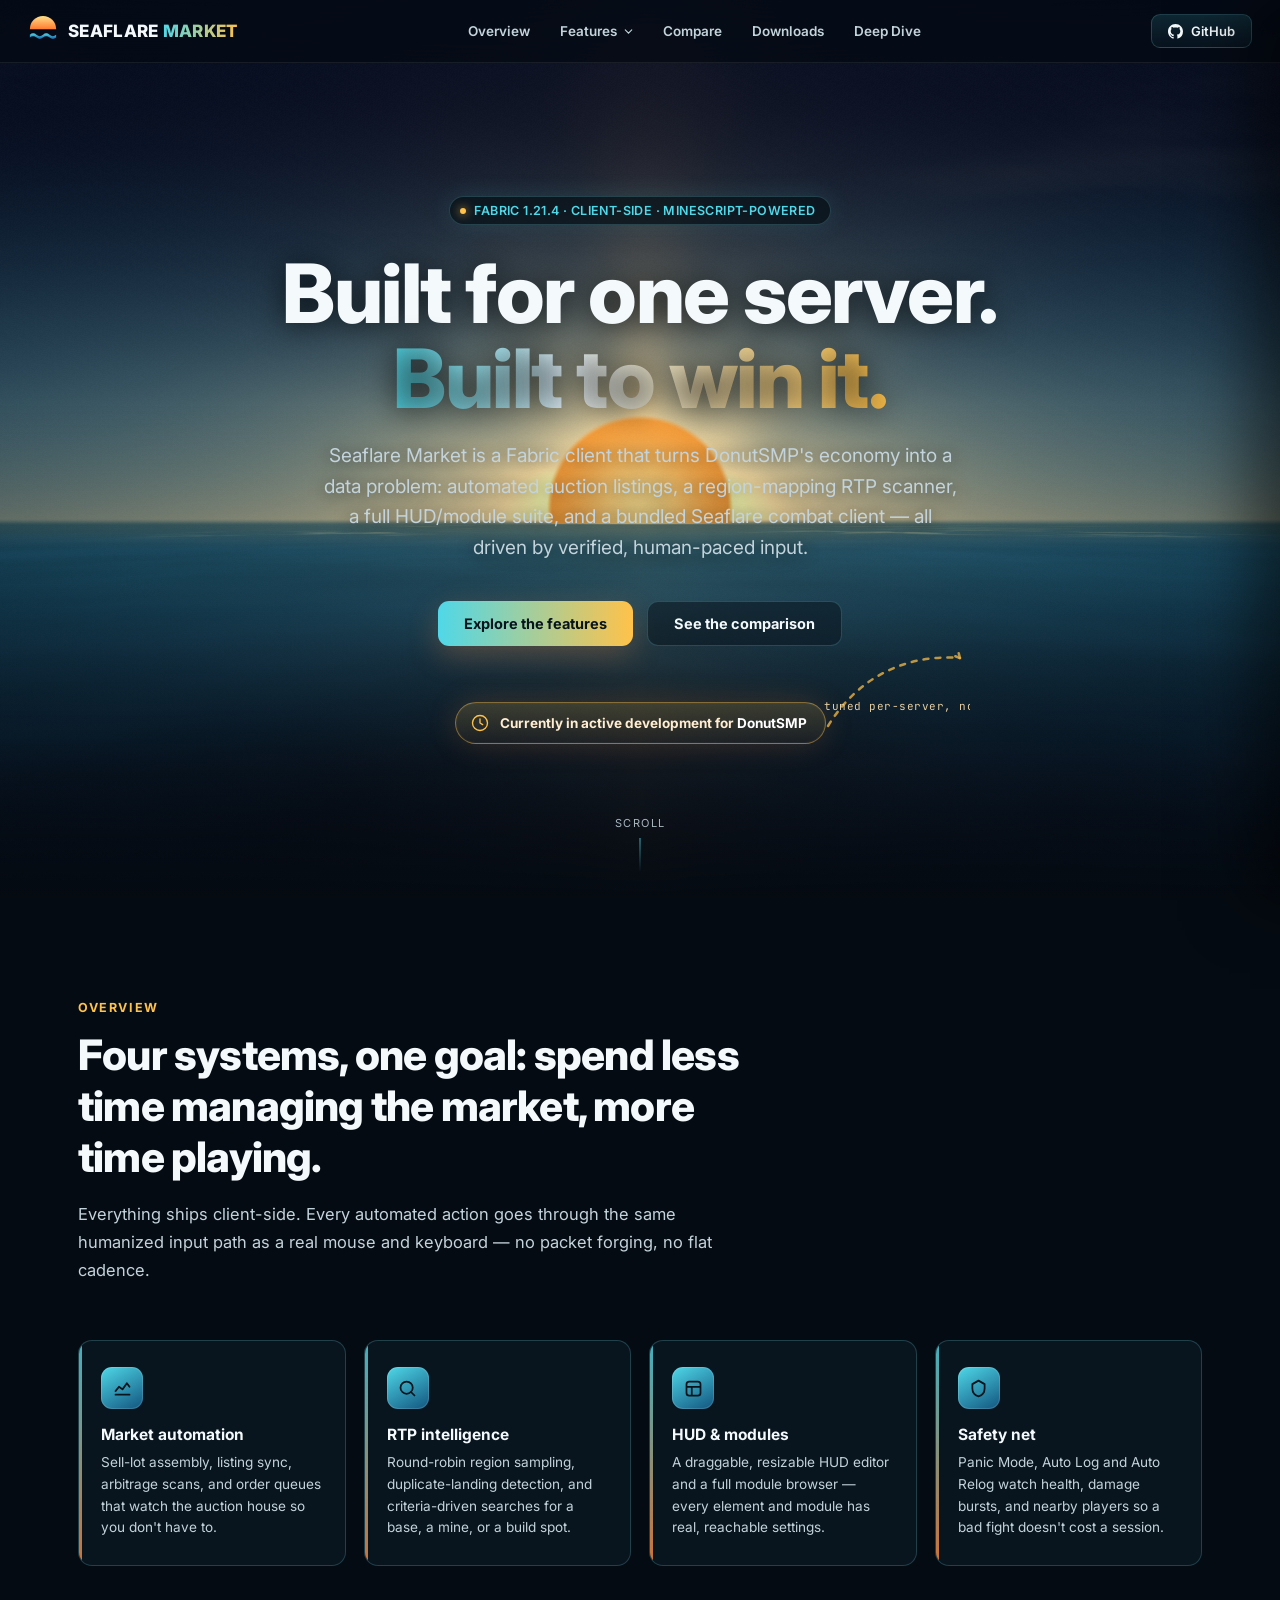
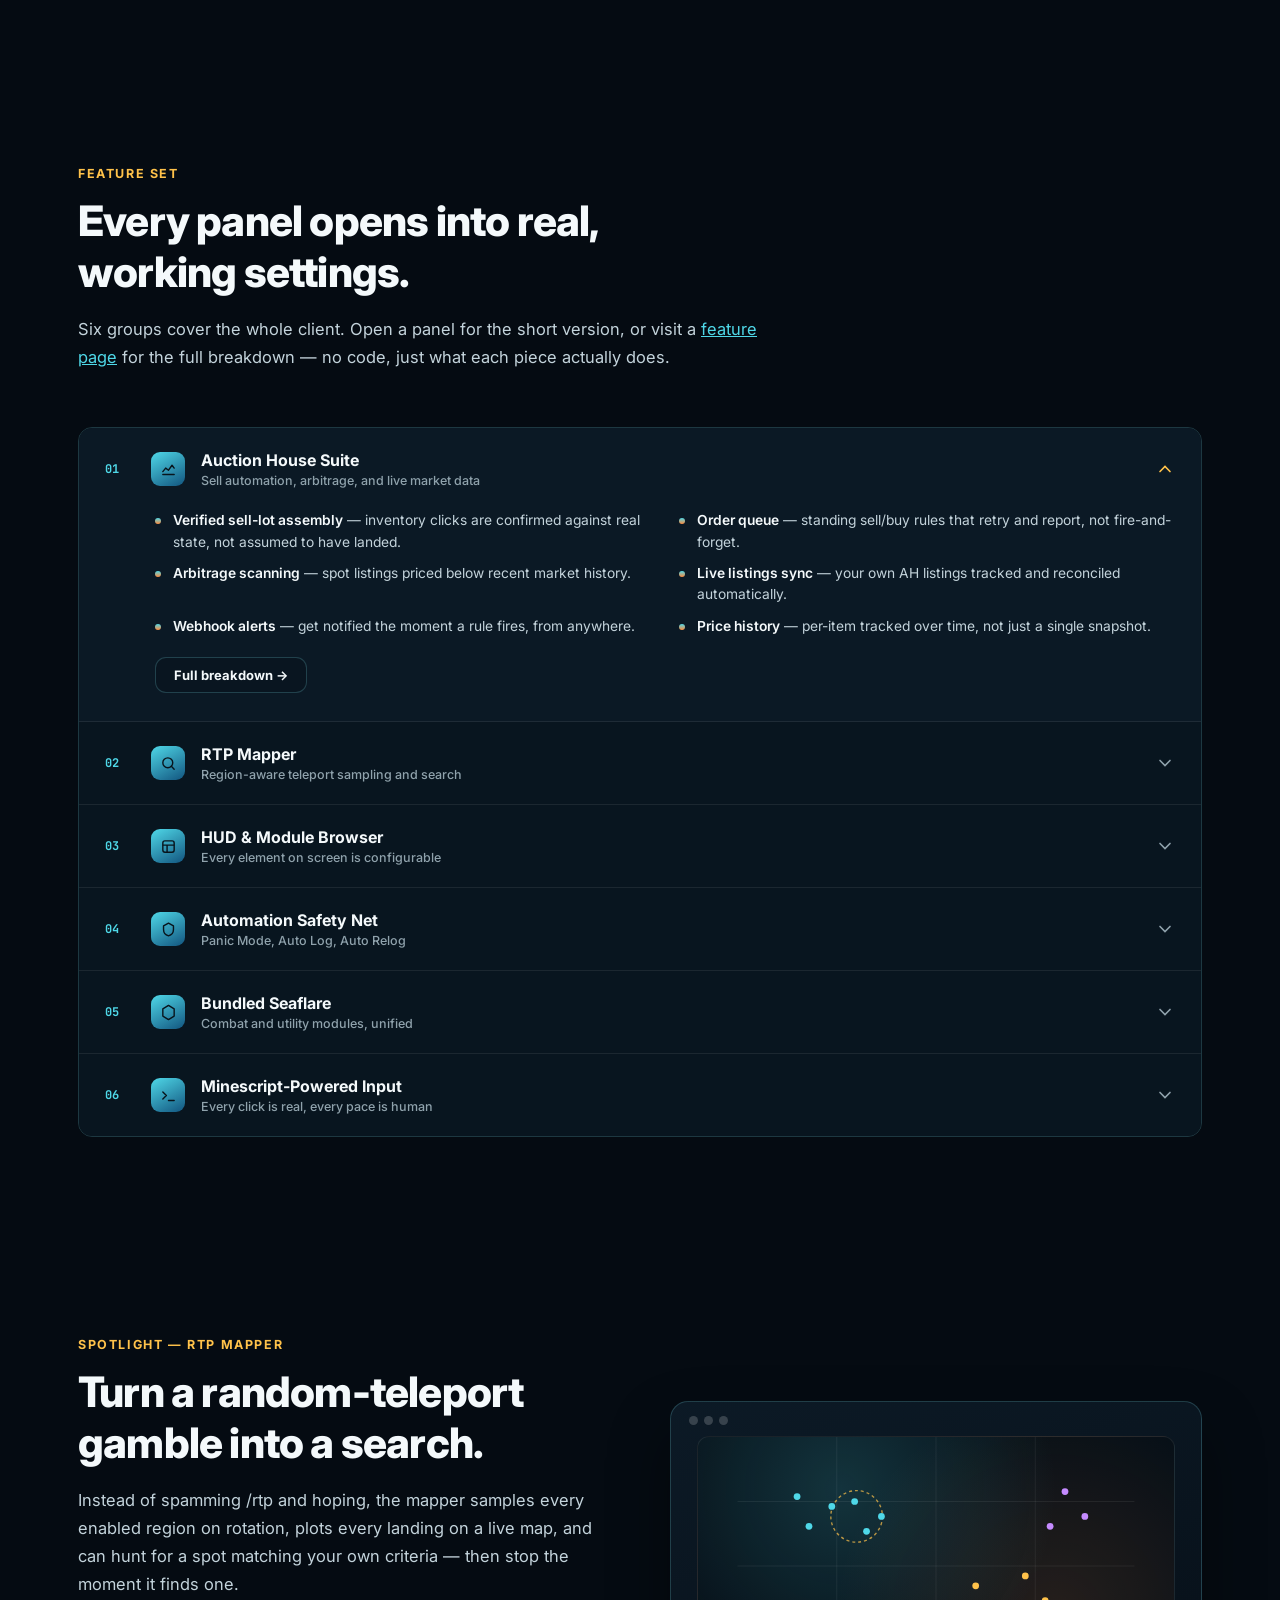
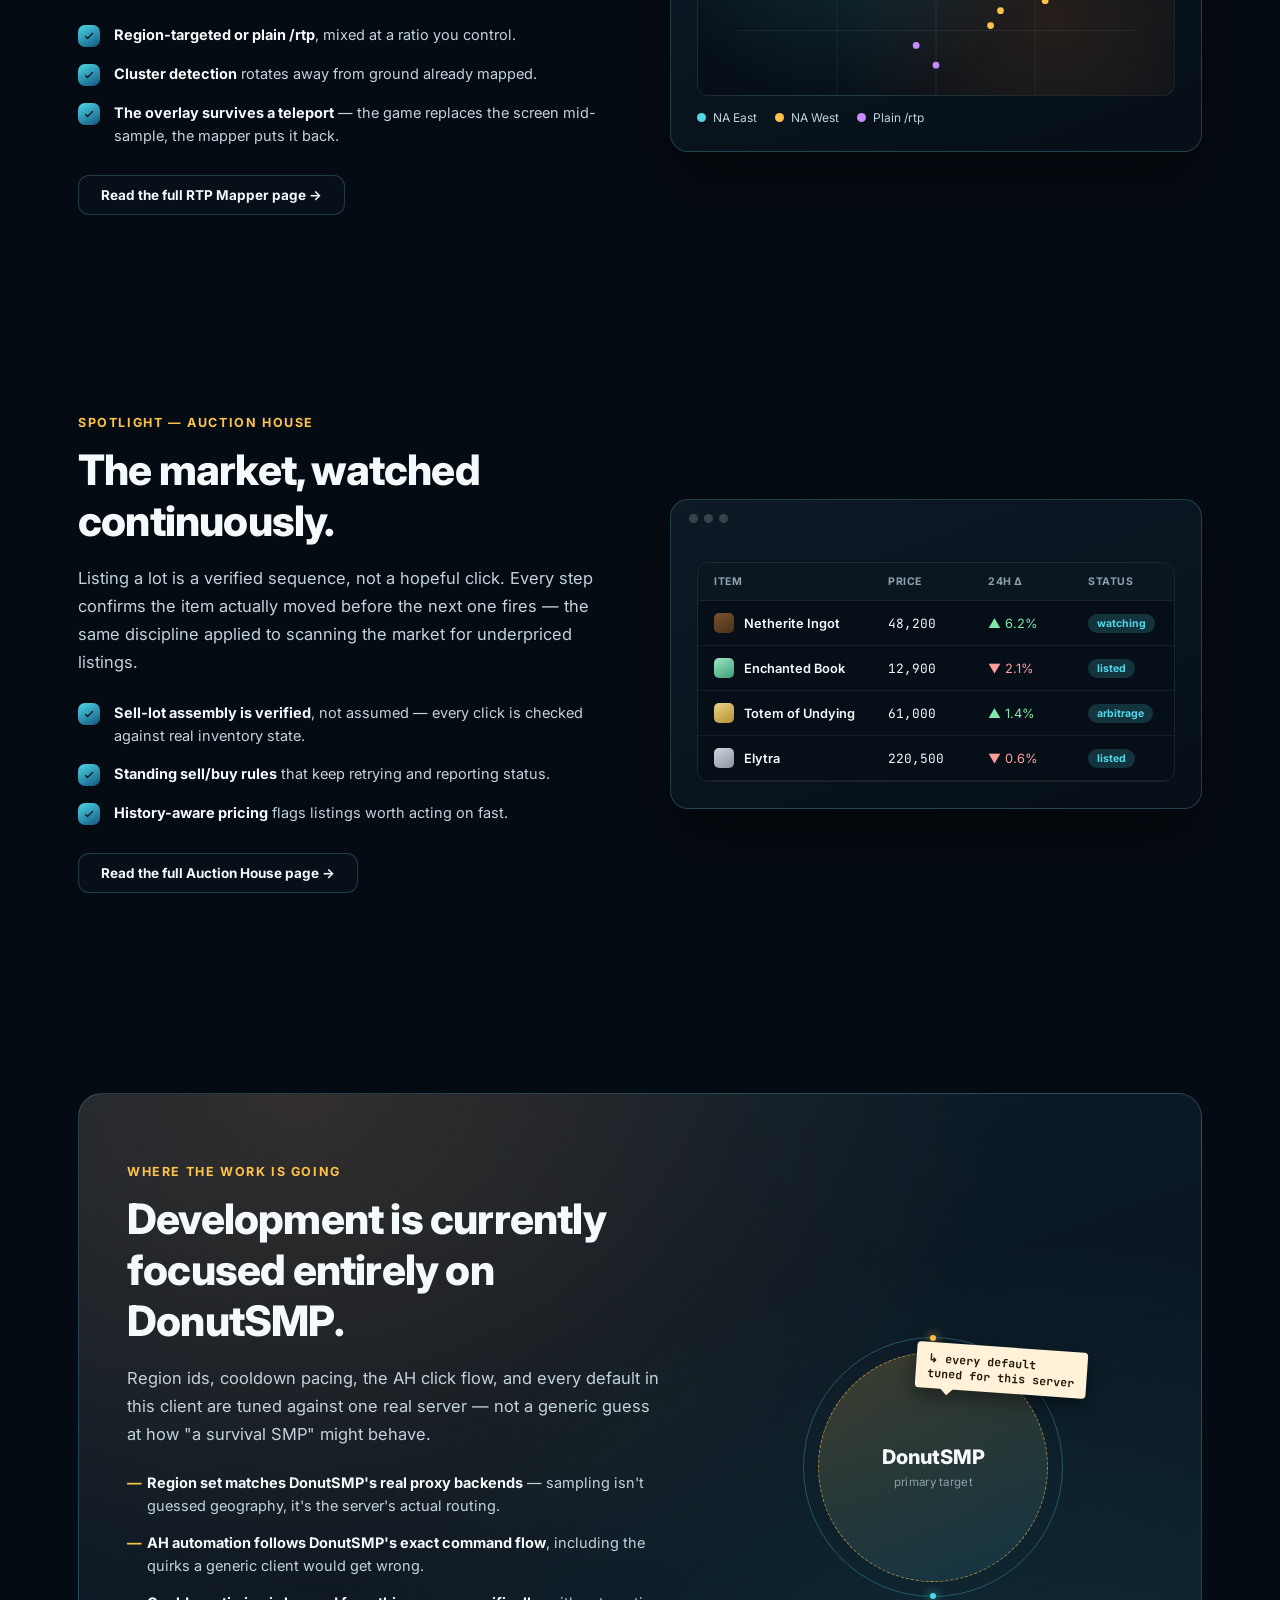
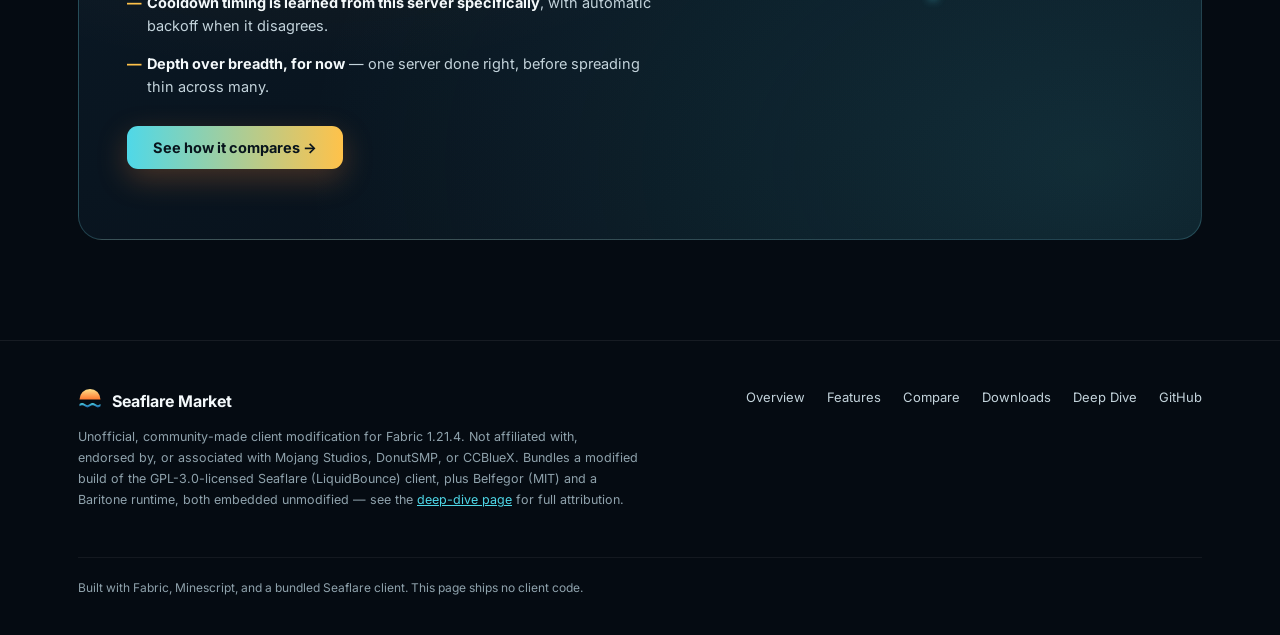
<file: index.html>
<!doctype html>
<html lang="en">
<head>
<meta charset="utf-8">
<meta name="viewport" content="width=device-width, initial-scale=1">
<title>Seaflare Market — DonutSMP client</title>
<meta name="description" content="Seaflare Market is a Fabric 1.21.4 client for DonutSMP: automated auction house tooling, an RTP region mapper, a HUD/module suite, and a bundled Seaflare combat client.">
<link rel="icon" href="data:image/svg+xml,%3Csvg xmlns='http://www.w3.org/2000/svg' viewBox='0 0 64 64'%3E%3Cdefs%3E%3ClinearGradient id='f' x1='0' y1='0' x2='0' y2='1'%3E%3Cstop offset='0' stop-color='%23FFE08A'/%3E%3Cstop offset='1' stop-color='%23FF7A2F'/%3E%3C/linearGradient%3E%3ClinearGradient id='s' x1='0' y1='0' x2='0' y2='1'%3E%3Cstop offset='0' stop-color='%234FD8E8'/%3E%3Cstop offset='1' stop-color='%231B62A6'/%3E%3C/linearGradient%3E%3C/defs%3E%3Cpath d='M14 8 L23 25 L5 25 Z' fill='url(%23f)'/%3E%3Cpath d='M32 2 L38 22 L26 22 Z' fill='url(%23f)'/%3E%3Cpath d='M50 8 L59 25 L41 25 Z' fill='url(%23f)'/%3E%3Cpath d='M4 28 A28 28 0 0 1 60 28 Z' fill='url(%23f)'/%3E%3Cpath d='M4 40 q7 -6 14 0 q7 6 14 0 q7 -6 14 0 q7 6 14 0 v6 q-7 6 -14 0 q-7 -6 -14 0 q-7 6 -14 0 q-7 -6 -14 0 Z' fill='url(%23s)'/%3E%3C/svg%3E">
<link rel="preconnect" href="https://fonts.googleapis.com">
<link rel="preconnect" href="https://fonts.gstatic.com" crossorigin>
<link href="https://fonts.googleapis.com/css2?family=Inter:wght@400;500;600;700;800&family=JetBrains+Mono:wght@500&display=swap" rel="stylesheet">
<link rel="stylesheet" href="assets/site.css">
</head>
<body>

<canvas id="shader-bg"></canvas>

<header class="nav">
  <a class="brand" href="index.html">
    <svg viewBox="0 0 64 64" xmlns="http://www.w3.org/2000/svg" aria-hidden="true">
      <defs>
        <linearGradient id="nf" x1="0" y1="0" x2="0" y2="1"><stop offset="0" stop-color="#FFE08A"/><stop offset="1" stop-color="#FF7A2F"/></linearGradient>
        <linearGradient id="ns" x1="0" y1="0" x2="0" y2="1"><stop offset="0" stop-color="#4FD8E8"/><stop offset="1" stop-color="#1B62A6"/></linearGradient>
      </defs>
      <path d="M14 8 L23 25 L5 25 Z" fill="url(#nf)"/><path d="M32 2 L38 22 L26 22 Z" fill="url(#nf)"/><path d="M50 8 L59 25 L41 25 Z" fill="url(#nf)"/>
      <path d="M4 28 A28 28 0 0 1 60 28 Z" fill="url(#nf)"/>
      <path d="M4 40 q7 -6 14 0 q7 6 14 0 q7 -6 14 0 q7 6 14 0 v6 q-7 6 -14 0 q-7 -6 -14 0 q-7 6 -14 0 q-7 -6 -14 0 Z" fill="url(#ns)"/>
    </svg>
    <span>SEAFLARE <span class="accent">MARKET</span></span>
  </a>
  <nav class="links">
    <a href="index.html#overview">Overview</a>
    <div class="nav-drop">
      <button type="button">Features <svg viewBox="0 0 24 24" fill="none"><path d="M6 9l6 6 6-6" stroke="currentColor" stroke-width="2" stroke-linecap="round"/></svg></button>
      <div class="nav-drop-panel">
        <a href="feature-auction-house.html"><b>Auction House Suite</b><span>Verified sell automation &amp; arbitrage</span></a>
        <a href="feature-rtp-mapper.html"><b>RTP Mapper</b><span>Region sampling &amp; criteria search</span></a>
        <a href="feature-hud-modules.html"><b>HUD &amp; Module Browser</b><span>Every element, fully configurable</span></a>
        <a href="feature-automation-safety.html"><b>Automation Safety Net</b><span>Panic Mode, Auto Log, Auto Relog</span></a>
        <a href="feature-seaflare.html"><b>Bundled Seaflare</b><span>Combat modules, one ClickGUI</span></a>
      </div>
    </div>
    <a href="compare.html">Compare</a>
    <a href="downloads.html">Downloads</a>
    <a href="beta.html">Deep Dive</a>
  </nav>
  <button class="nav-toggle" aria-label="Open menu">
    <svg viewBox="0 0 24 24" fill="none"><path d="M4 6h16M4 12h16M4 18h16" stroke="currentColor" stroke-width="2" stroke-linecap="round"/></svg>
  </button>
  <a class="gh-btn" href="https://github.com/unaveragetech/Seaflare-client-" target="_blank" rel="noopener">
    <svg viewBox="0 0 16 16" fill="currentColor" aria-hidden="true"><path d="M8 0C3.58 0 0 3.58 0 8c0 3.54 2.29 6.53 5.47 7.59.4.07.55-.17.55-.38 0-.19-.01-.82-.01-1.49-2.01.37-2.53-.49-2.69-.94-.09-.23-.48-.94-.82-1.13-.28-.15-.68-.52-.01-.53.63-.01 1.08.58 1.23.82.72 1.21 1.87.87 2.33.66.07-.52.28-.87.51-1.07-1.78-.2-3.64-.89-3.64-3.95 0-.87.31-1.59.82-2.15-.08-.2-.36-1.02.08-2.12 0 0 .67-.21 2.2.82.64-.18 1.32-.27 2-.27s1.36.09 2 .27c1.53-1.04 2.2-.82 2.2-.82.44 1.1.16 1.92.08 2.12.51.56.82 1.27.82 2.15 0 3.07-1.87 3.75-3.65 3.95.29.25.54.73.54 1.48 0 1.07-.01 1.93-.01 2.2 0 .21.15.46.55.38A8.01 8.01 0 0 0 16 8c0-4.42-3.58-8-8-8Z"/></svg>
    GitHub
  </a>
</header>

<div class="nav-scrim"></div>
<nav class="mobile-nav">
  <a href="index.html" class="active">Home</a>
  <div class="m-label">Features</div>
  <a href="feature-auction-house.html">Auction House Suite</a>
  <a href="feature-rtp-mapper.html">RTP Mapper</a>
  <a href="feature-hud-modules.html">HUD &amp; Module Browser</a>
  <a href="feature-automation-safety.html">Automation Safety Net</a>
  <a href="feature-seaflare.html">Bundled Seaflare</a>
  <div class="m-label">More</div>
  <a href="compare.html">Compare</a>
  <a href="downloads.html">Downloads</a>
  <a href="beta.html">Deep Dive / Beta</a>
  <a href="https://github.com/unaveragetech/Seaflare-client-" target="_blank" rel="noopener">GitHub</a>
</nav>

<main id="top">

  <!-- ============================================================ HERO -->
  <section class="hero">
    <div class="hero-inner">
      <div class="kicker"><span class="dot"></span> Fabric 1.21.4 &middot; client-side &middot; Minescript-powered</div>

      <h1 class="title">Built for one server.<br><span class="g">Built to win it.</span></h1>
      <p class="subtitle">
        Seaflare Market is a Fabric client that turns DonutSMP's economy into a data problem:
        automated auction listings, a region-mapping RTP scanner, a full HUD/module suite,
        and a bundled Seaflare combat client — all driven by verified, human-paced input.
      </p>

      <div class="hero-ctas">
        <a class="btn btn-primary" href="#features">Explore the features</a>
        <a class="btn btn-ghost" href="compare.html">See the comparison</a>
      </div>

      <div style="position:relative;display:inline-block">
        <div class="callout">
          <svg class="badge-icon" viewBox="0 0 24 24" fill="none" aria-hidden="true">
            <circle cx="12" cy="12" r="9" stroke="#ffc24a" stroke-width="1.6"/>
            <path d="M12 7v5l3.2 2" stroke="#ffc24a" stroke-width="1.6" stroke-linecap="round"/>
          </svg>
          <span class="label">Currently in active development for <b>DonutSMP</b></span>
        </div>
        <svg class="callout-arrow" viewBox="0 0 150 90" aria-hidden="true">
          <path d="M8 82 C 40 30, 90 10, 140 14" />
          <path d="M140 14 l-11 -4 M140 14 l-3 -11" />
          <text x="4" y="66">tuned per-server, not generic</text>
        </svg>
      </div>
    </div>

    <div class="scroll-cue"><span>Scroll</span><div class="line"></div></div>
  </section>

  <!-- ========================================================= OVERVIEW -->
  <section id="overview">
    <div class="wrap">
      <div class="section-head reveal">
        <div class="eyebrow">Overview</div>
        <h2 class="h">Four systems, one goal: spend less time managing the market, more time playing.</h2>
        <p class="lead">Everything ships client-side. Every automated action goes through the same
          humanized input path as a real mouse and keyboard — no packet forging, no flat cadence.</p>
      </div>

      <div class="grid4">
        <div class="card reveal">
          <div class="icon"><svg viewBox="0 0 24 24" fill="none"><path d="M4 19h16M4 15l4-5 4 3 5-7 3 4" stroke="#08141c" stroke-width="2" stroke-linecap="round" stroke-linejoin="round"/></svg></div>
          <h3>Market automation</h3>
          <p>Sell-lot assembly, listing sync, arbitrage scans, and order queues that watch the auction house so you don't have to.</p>
        </div>
        <div class="card reveal">
          <div class="icon"><svg viewBox="0 0 24 24" fill="none"><circle cx="11" cy="11" r="7" stroke="#08141c" stroke-width="2"/><path d="M20 20l-4-4" stroke="#08141c" stroke-width="2" stroke-linecap="round"/></svg></div>
          <h3>RTP intelligence</h3>
          <p>Round-robin region sampling, duplicate-landing detection, and criteria-driven searches for a base, a mine, or a build spot.</p>
        </div>
        <div class="card reveal">
          <div class="icon"><svg viewBox="0 0 24 24" fill="none"><rect x="4" y="4" width="16" height="16" rx="3" stroke="#08141c" stroke-width="2"/><path d="M4 10h16M10 10v10" stroke="#08141c" stroke-width="2"/></svg></div>
          <h3>HUD &amp; modules</h3>
          <p>A draggable, resizable HUD editor and a full module browser — every element and module has real, reachable settings.</p>
        </div>
        <div class="card reveal">
          <div class="icon"><svg viewBox="0 0 24 24" fill="none"><path d="M12 3l7 4v5c0 5-3.5 8-7 9-3.5-1-7-4-7-9V7l7-4Z" stroke="#08141c" stroke-width="2" stroke-linejoin="round"/></svg></div>
          <h3>Safety net</h3>
          <p>Panic Mode, Auto Log and Auto Relog watch health, damage bursts, and nearby players so a bad fight doesn't cost a session.</p>
        </div>
      </div>
    </div>
  </section>

  <!-- ========================================================= FEATURES -->
  <section id="features">
    <div class="wrap">
      <div class="section-head reveal">
        <div class="eyebrow">Feature set</div>
        <h2 class="h">Every panel opens into real, working settings.</h2>
        <p class="lead">Six groups cover the whole client. Open a panel for the short version, or visit a
          <a href="compare.html" style="color:var(--sea-light)">feature page</a> for the full breakdown — no code, just what each piece actually does.</p>
      </div>

      <div class="accordion reveal">
        <details class="acc-item" open>
          <summary>
            <span class="acc-num">01</span>
            <span class="acc-icon"><svg viewBox="0 0 24 24" fill="none"><path d="M4 19h16M4 15l4-5 4 3 5-7 3 4" stroke="#08141c" stroke-width="2" stroke-linecap="round" stroke-linejoin="round"/></svg></span>
            <span class="acc-title">Auction House Suite<span class="sub">Sell automation, arbitrage, and live market data</span></span>
            <svg class="chev" viewBox="0 0 24 24" fill="none"><path d="M6 9l6 6 6-6" stroke="currentColor" stroke-width="2" stroke-linecap="round"/></svg>
          </summary>
          <div class="acc-body">
            <ul>
              <li><b>Verified sell-lot assembly</b> — inventory clicks are confirmed against real state, not assumed to have landed.</li>
              <li><b>Order queue</b> — standing sell/buy rules that retry and report, not fire-and-forget.</li>
              <li><b>Arbitrage scanning</b> — spot listings priced below recent market history.</li>
              <li><b>Live listings sync</b> — your own AH listings tracked and reconciled automatically.</li>
              <li><b>Webhook alerts</b> — get notified the moment a rule fires, from anywhere.</li>
              <li><b>Price history</b> — per-item tracked over time, not just a single snapshot.</li>
            </ul>
            <a href="feature-auction-house.html" class="btn btn-ghost" style="margin-top:20px;padding:9px 18px;font-size:13px">Full breakdown →</a>
          </div>
        </details>

        <details class="acc-item">
          <summary>
            <span class="acc-num">02</span>
            <span class="acc-icon"><svg viewBox="0 0 24 24" fill="none"><circle cx="11" cy="11" r="7" stroke="#08141c" stroke-width="2"/><path d="M20 20l-4-4" stroke="#08141c" stroke-width="2" stroke-linecap="round"/></svg></span>
            <span class="acc-title">RTP Mapper<span class="sub">Region-aware teleport sampling and search</span></span>
            <svg class="chev" viewBox="0 0 24 24" fill="none"><path d="M6 9l6 6 6-6" stroke="currentColor" stroke-width="2" stroke-linecap="round"/></svg>
          </summary>
          <div class="acc-body">
            <ul>
              <li><b>Region rotation</b> — cycles enabled regions evenly instead of hammering one proxy.</li>
              <li><b>Duplicate-landing detection</b> — rotates away early once a region stops giving new ground.</li>
              <li><b>Cooldown auto-backoff</b> — learns the server's real /rtp cooldown instead of guessing.</li>
              <li><b>Stop-rule search</b> — hunts for a landing matching your own criteria, then halts.</li>
              <li><b>Live scatter map</b> — pan, zoom, and coverage overlay while the run is still going.</li>
              <li><b>Persistent state</b> — a restart doesn't lose the map or the rotation cursor.</li>
            </ul>
            <a href="feature-rtp-mapper.html" class="btn btn-ghost" style="margin-top:20px;padding:9px 18px;font-size:13px">Full breakdown →</a>
          </div>
        </details>

        <details class="acc-item">
          <summary>
            <span class="acc-num">03</span>
            <span class="acc-icon"><svg viewBox="0 0 24 24" fill="none"><rect x="4" y="4" width="16" height="16" rx="3" stroke="#08141c" stroke-width="2"/><path d="M4 10h16M10 10v10" stroke="#08141c" stroke-width="2"/></svg></span>
            <span class="acc-title">HUD &amp; Module Browser<span class="sub">Every element on screen is configurable</span></span>
            <svg class="chev" viewBox="0 0 24 24" fill="none"><path d="M6 9l6 6 6-6" stroke="currentColor" stroke-width="2" stroke-linecap="round"/></svg>
          </summary>
          <div class="acc-body">
            <ul>
              <li><b>Drag-and-drop HUD editor</b> — move, resize, and snap every on-screen element.</li>
              <li><b>Per-element settings</b> — an enable switch and real options, not a blank panel.</li>
              <li><b>Middle-click keybinding</b> — arm a bind watcher, press the key, done.</li>
              <li><b>Coordinate, fullbright &amp; watermark</b> HUD elements out of the box.</li>
              <li><b>Full ESP suite</b> and render tweaks, all reachable from one browser.</li>
              <li><b>Searchable module list</b> with category tabs and live status lines.</li>
            </ul>
            <a href="feature-hud-modules.html" class="btn btn-ghost" style="margin-top:20px;padding:9px 18px;font-size:13px">Full breakdown →</a>
          </div>
        </details>

        <details class="acc-item">
          <summary>
            <span class="acc-num">04</span>
            <span class="acc-icon"><svg viewBox="0 0 24 24" fill="none"><path d="M12 3l7 4v5c0 5-3.5 8-7 9-3.5-1-7-4-7-9V7l7-4Z" stroke="#08141c" stroke-width="2" stroke-linejoin="round"/></svg></span>
            <span class="acc-title">Automation Safety Net<span class="sub">Panic Mode, Auto Log, Auto Relog</span></span>
            <svg class="chev" viewBox="0 0 24 24" fill="none"><path d="M6 9l6 6 6-6" stroke="currentColor" stroke-width="2" stroke-linecap="round"/></svg>
          </summary>
          <div class="acc-body">
            <ul>
              <li><b>Panic Mode</b> — one key kills every module, the RTP mapper, and the bundled combat client together.</li>
              <li><b>Auto Log</b> — disconnects on low health, a damage burst, or a player getting too close.</li>
              <li><b>Auto Relog</b> — disconnects and reconnects to a chosen server, with a session relog cap.</li>
              <li><b>Grace windows</b> — no instant re-trigger loop the moment you rejoin.</li>
              <li><b>Auto Eat</b> — keeps hunger and saturation topped up mid-task.</li>
              <li><b>Movement safety</b> — background checks that run every tick, no toggling required.</li>
            </ul>
            <a href="feature-automation-safety.html" class="btn btn-ghost" style="margin-top:20px;padding:9px 18px;font-size:13px">Full breakdown →</a>
          </div>
        </details>

        <details class="acc-item">
          <summary>
            <span class="acc-num">05</span>
            <span class="acc-icon"><svg viewBox="0 0 24 24" fill="none"><path d="M12 2 L20 7 L20 17 L12 22 L4 17 L4 7 Z" stroke="#08141c" stroke-width="2" stroke-linejoin="round"/></svg></span>
            <span class="acc-title">Bundled Seaflare<span class="sub">Combat and utility modules, unified</span></span>
            <svg class="chev" viewBox="0 0 24 24" fill="none"><path d="M6 9l6 6 6-6" stroke="currentColor" stroke-width="2" stroke-linecap="round"/></svg>
          </summary>
          <div class="acc-body">
            <ul>
              <li><b>One ClickGUI</b> — market tools and combat modules live in the same interface.</li>
              <li><b>Reflection bridge</b> — the market side still works even if Seaflare is unavailable.</li>
              <li><b>No duplicated combat logic</b> — one implementation, not two fighting each other.</li>
              <li><b>Shared HUD system</b> — Seaflare's HUD and the market HUD share one editor.</li>
              <li><b>GPL-compliant packaging</b> — modifications are documented, not hidden.</li>
            </ul>
            <a href="feature-seaflare.html" class="btn btn-ghost" style="margin-top:20px;padding:9px 18px;font-size:13px">Full breakdown →</a>
          </div>
        </details>

        <details class="acc-item">
          <summary>
            <span class="acc-num">06</span>
            <span class="acc-icon"><svg viewBox="0 0 24 24" fill="none"><path d="M4 17l5-5-5-5M12 19h8" stroke="#08141c" stroke-width="2" stroke-linecap="round" stroke-linejoin="round"/></svg></span>
            <span class="acc-title">Minescript-Powered Input<span class="sub">Every click is real, every pace is human</span></span>
            <svg class="chev" viewBox="0 0 24 24" fill="none"><path d="M6 9l6 6 6-6" stroke="currentColor" stroke-width="2" stroke-linecap="round"/></svg>
          </summary>
          <div class="acc-body">
            <ul>
              <li><b>Gaussian-jittered timing</b> — no two actions share the exact same cadence.</li>
              <li><b>Verified inventory clicks</b> — the real vanilla click path, confirmed against actual state.</li>
              <li><b>Python automation bridge</b> — the scripting layer behind the AH and RTP tooling.</li>
              <li><b>Graceful degradation</b> — a missing dependency reports itself instead of crashing the client.</li>
            </ul>
            <a href="beta.html#minescript" class="btn btn-ghost" style="margin-top:20px;padding:9px 18px;font-size:13px">Technical deep dive →</a>
          </div>
        </details>
      </div>
    </div>
  </section>

  <!-- ============================================================= RTP -->
  <section id="rtp">
    <div class="wrap">
      <div class="spotlight">
        <div class="reveal">
          <div class="eyebrow">Spotlight — RTP Mapper</div>
          <h2 class="h" style="max-width:520px">Turn a random-teleport gamble into a search.</h2>
          <p class="lead" style="max-width:520px">Instead of spamming /rtp and hoping, the mapper samples every enabled
            region on rotation, plots every landing on a live map, and can hunt for a spot matching
            your own criteria — then stop the moment it finds one.</p>
          <ul class="feat-list">
            <li><span class="tick"><svg viewBox="0 0 24 24" fill="none"><path d="M5 13l4 4L19 7" stroke="#08141c" stroke-width="2.4" stroke-linecap="round" stroke-linejoin="round"/></svg></span><span class="t"><b>Region-targeted or plain /rtp</b>, mixed at a ratio you control.</span></li>
            <li><span class="tick"><svg viewBox="0 0 24 24" fill="none"><path d="M5 13l4 4L19 7" stroke="#08141c" stroke-width="2.4" stroke-linecap="round" stroke-linejoin="round"/></svg></span><span class="t"><b>Cluster detection</b> rotates away from ground already mapped.</span></li>
            <li><span class="tick"><svg viewBox="0 0 24 24" fill="none"><path d="M5 13l4 4L19 7" stroke="#08141c" stroke-width="2.4" stroke-linecap="round" stroke-linejoin="round"/></svg></span><span class="t"><b>The overlay survives a teleport</b> — the game replaces the screen mid-sample, the mapper puts it back.</span></li>
          </ul>
          <a href="feature-rtp-mapper.html" class="btn btn-ghost" style="margin-top:28px;padding:11px 22px;font-size:13.5px">Read the full RTP Mapper page →</a>
        </div>
        <div class="visual reveal">
          <div class="dots"><span></span><span></span><span></span></div>
          <div class="scatter" style="margin-top:8px">
            <svg viewBox="0 0 400 260" preserveAspectRatio="xMidYMid meet">
              <g class="grid-line">
                <line x1="0" y1="65" x2="400" y2="65"/><line x1="0" y1="130" x2="400" y2="130"/><line x1="0" y1="195" x2="400" y2="195"/>
                <line x1="100" y1="0" x2="100" y2="260"/><line x1="200" y1="0" x2="200" y2="260"/><line x1="300" y1="0" x2="300" y2="260"/>
              </g>
              <circle class="cluster-ring" cx="120" cy="80" r="26"/>
              <g class="region-a">
                <circle cx="60" cy="60" r="3.4"/><circle cx="72" cy="90" r="3.4"/><circle cx="95" cy="70" r="3.4"/>
                <circle cx="130" cy="95" r="3.4"/><circle cx="118" cy="65" r="3.4"/><circle cx="145" cy="80" r="3.4"/>
              </g>
              <g class="region-b">
                <circle cx="240" cy="150" r="3.4"/><circle cx="265" cy="175" r="3.4"/><circle cx="290" cy="140" r="3.4"/>
                <circle cx="255" cy="190" r="3.4"/><circle cx="310" cy="165" r="3.4"/>
              </g>
              <g class="region-c">
                <circle cx="330" cy="55" r="3.4"/><circle cx="350" cy="80" r="3.4"/><circle cx="315" cy="90" r="3.4"/>
                <circle cx="200" cy="230" r="3.4"/><circle cx="180" cy="210" r="3.4"/>
              </g>
            </svg>
          </div>
          <div class="legend">
            <div class="item"><span class="sw" style="background:var(--sea-light)"></span>NA East</div>
            <div class="item"><span class="sw" style="background:var(--flare-hot)"></span>NA West</div>
            <div class="item"><span class="sw" style="background:#c58bff"></span>Plain /rtp</div>
          </div>
        </div>
      </div>
    </div>
  </section>

  <!-- ============================================================== AH -->
  <section id="ah">
    <div class="wrap">
      <div class="spotlight rev">
        <div class="reveal">
          <div class="eyebrow">Spotlight — Auction House</div>
          <h2 class="h" style="max-width:520px">The market, watched continuously.</h2>
          <p class="lead" style="max-width:520px">Listing a lot is a verified sequence, not a hopeful click. Every step
            confirms the item actually moved before the next one fires — the same discipline
            applied to scanning the market for underpriced listings.</p>
          <ul class="feat-list">
            <li><span class="tick"><svg viewBox="0 0 24 24" fill="none"><path d="M5 13l4 4L19 7" stroke="#08141c" stroke-width="2.4" stroke-linecap="round" stroke-linejoin="round"/></svg></span><span class="t"><b>Sell-lot assembly is verified</b>, not assumed — every click is checked against real inventory state.</span></li>
            <li><span class="tick"><svg viewBox="0 0 24 24" fill="none"><path d="M5 13l4 4L19 7" stroke="#08141c" stroke-width="2.4" stroke-linecap="round" stroke-linejoin="round"/></svg></span><span class="t"><b>Standing sell/buy rules</b> that keep retrying and reporting status.</span></li>
            <li><span class="tick"><svg viewBox="0 0 24 24" fill="none"><path d="M5 13l4 4L19 7" stroke="#08141c" stroke-width="2.4" stroke-linecap="round" stroke-linejoin="round"/></svg></span><span class="t"><b>History-aware pricing</b> flags listings worth acting on fast.</span></li>
          </ul>
          <a href="feature-auction-house.html" class="btn btn-ghost" style="margin-top:28px;padding:11px 22px;font-size:13.5px">Read the full Auction House page →</a>
        </div>
        <div class="visual reveal">
          <div class="dots"><span></span><span></span><span></span></div>
          <div class="ah-mock">
            <div class="ah-row head"><span>Item</span><span>Price</span><span>24h Δ</span><span>Status</span></div>
            <div class="ah-row"><span class="name"><span class="swatch" style="background:linear-gradient(150deg,#7a5230,#4a3018)"></span>Netherite Ingot</span><span class="price">48,200</span><span class="up">▲ 6.2%</span><span class="pill">watching</span></div>
            <div class="ah-row"><span class="name"><span class="swatch" style="background:linear-gradient(150deg,#9be7c4,#3f9d75)"></span>Enchanted Book</span><span class="price">12,900</span><span class="down">▼ 2.1%</span><span class="pill">listed</span></div>
            <div class="ah-row"><span class="name"><span class="swatch" style="background:linear-gradient(150deg,#e7d38b,#b6902f)"></span>Totem of Undying</span><span class="price">61,000</span><span class="up">▲ 1.4%</span><span class="pill">arbitrage</span></div>
            <div class="ah-row"><span class="name"><span class="swatch" style="background:linear-gradient(150deg,#cfd6dc,#8b95a0)"></span>Elytra</span><span class="price">220,500</span><span class="down">▼ 0.6%</span><span class="pill">listed</span></div>
          </div>
        </div>
      </div>
    </div>
  </section>

  <!-- =========================================================== FOCUS -->
  <section id="focus">
    <div class="wrap">
      <div class="focus-section reveal">
        <div class="focus-grid">
          <div>
            <div class="eyebrow">Where the work is going</div>
            <h2 class="h">Development is currently focused entirely on DonutSMP.</h2>
            <p class="lead">Region ids, cooldown pacing, the AH click flow, and every default in this
              client are tuned against one real server — not a generic guess at how "a survival SMP"
              might behave.</p>
            <ul class="why-list">
              <li><b>Region set matches DonutSMP's real proxy backends</b> — sampling isn't guessed geography, it's the server's actual routing.</li>
              <li><b>AH automation follows DonutSMP's exact command flow</b>, including the quirks a generic client would get wrong.</li>
              <li><b>Cooldown timing is learned from this server specifically</b>, with automatic backoff when it disagrees.</li>
              <li><b>Depth over breadth, for now</b> — one server done right, before spreading thin across many.</li>
            </ul>
            <a href="compare.html" class="btn btn-primary" style="margin-top:28px">See how it compares →</a>
          </div>
          <div class="focus-badge-wrap">
            <div class="badge-circle">
              <div class="ring"></div>
              <b>DonutSMP</b>
              <span>primary target</span>
              <div class="pointer-note">↳ every default<br>tuned for this server</div>
            </div>
          </div>
        </div>
      </div>
    </div>
  </section>

</main>

<footer>
  <div class="wrap">
    <div class="foot-grid">
      <div>
        <div class="foot-brand">
          <svg viewBox="0 0 64 64" xmlns="http://www.w3.org/2000/svg" aria-hidden="true">
            <defs>
              <linearGradient id="ff" x1="0" y1="0" x2="0" y2="1"><stop offset="0" stop-color="#FFE08A"/><stop offset="1" stop-color="#FF7A2F"/></linearGradient>
              <linearGradient id="fs" x1="0" y1="0" x2="0" y2="1"><stop offset="0" stop-color="#4FD8E8"/><stop offset="1" stop-color="#1B62A6"/></linearGradient>
            </defs>
            <path d="M14 8 L23 25 L5 25 Z" fill="url(#ff)"/><path d="M32 2 L38 22 L26 22 Z" fill="url(#ff)"/><path d="M50 8 L59 25 L41 25 Z" fill="url(#ff)"/>
            <path d="M4 28 A28 28 0 0 1 60 28 Z" fill="url(#ff)"/>
            <path d="M4 40 q7 -6 14 0 q7 6 14 0 q7 -6 14 0 q7 6 14 0 v6 q-7 6 -14 0 q-7 -6 -14 0 q-7 6 -14 0 q-7 -6 -14 0 Z" fill="url(#fs)"/>
          </svg>
          <span>Seaflare Market</span>
        </div>
        <p class="disclaimer">
          Unofficial, community-made client modification for Fabric 1.21.4. Not affiliated with, endorsed by,
          or associated with Mojang Studios, DonutSMP, or CCBlueX. Bundles a modified build of the
          GPL-3.0-licensed Seaflare (LiquidBounce) client, plus Belfegor (MIT) and a Baritone runtime,
          both embedded unmodified — see the <a href="beta.html" style="color:var(--sea-light)">deep-dive page</a> for full attribution.
        </p>
      </div>
      <div class="foot-links">
        <a href="index.html#overview">Overview</a>
        <a href="index.html#features">Features</a>
        <a href="compare.html">Compare</a>
        <a href="downloads.html">Downloads</a>
    <a href="beta.html">Deep Dive</a>
        <a href="https://github.com/unaveragetech/Seaflare-client-" target="_blank" rel="noopener">GitHub</a>
      </div>
    </div>
    <div class="foot-bottom">Built with Fabric, Minescript, and a bundled Seaflare client. This page ships no client code.</div>
  </div>
</footer>

<script src="assets/site.js"></script>
</body>
</html>
</file>
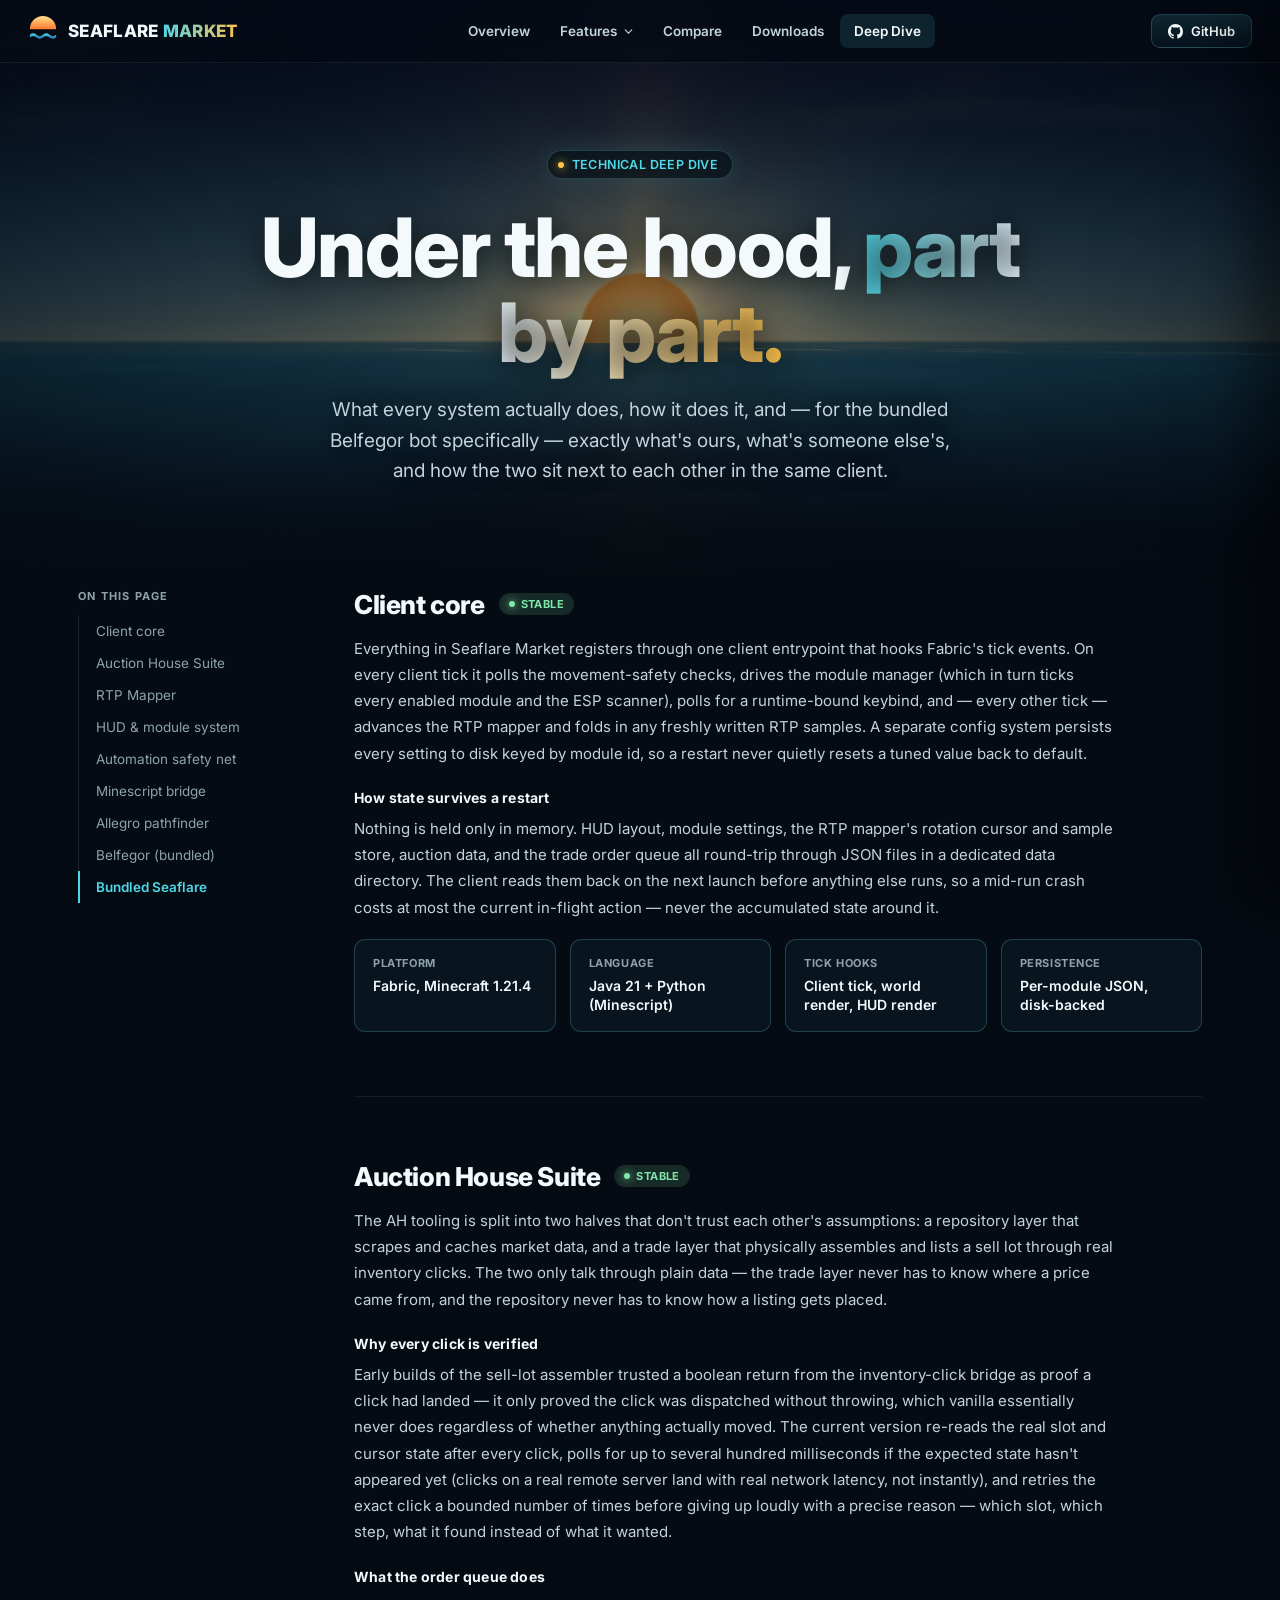
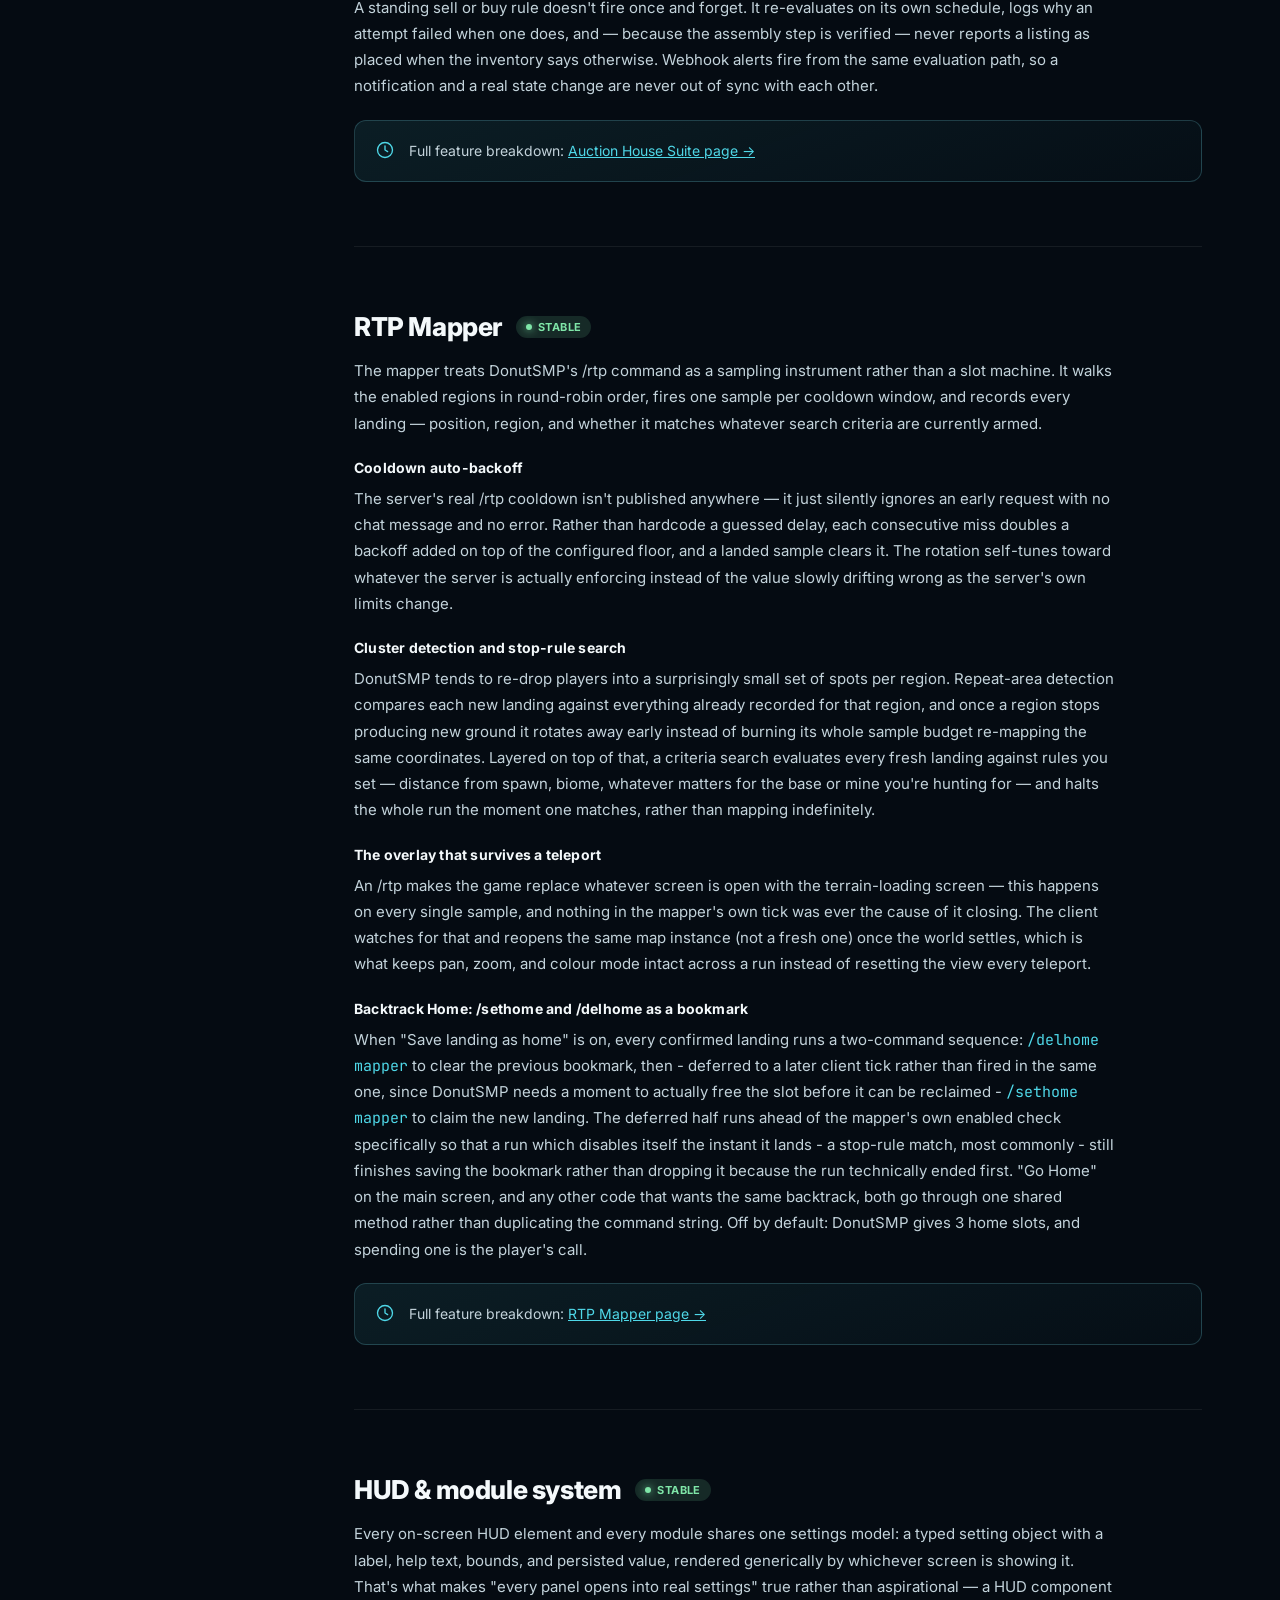
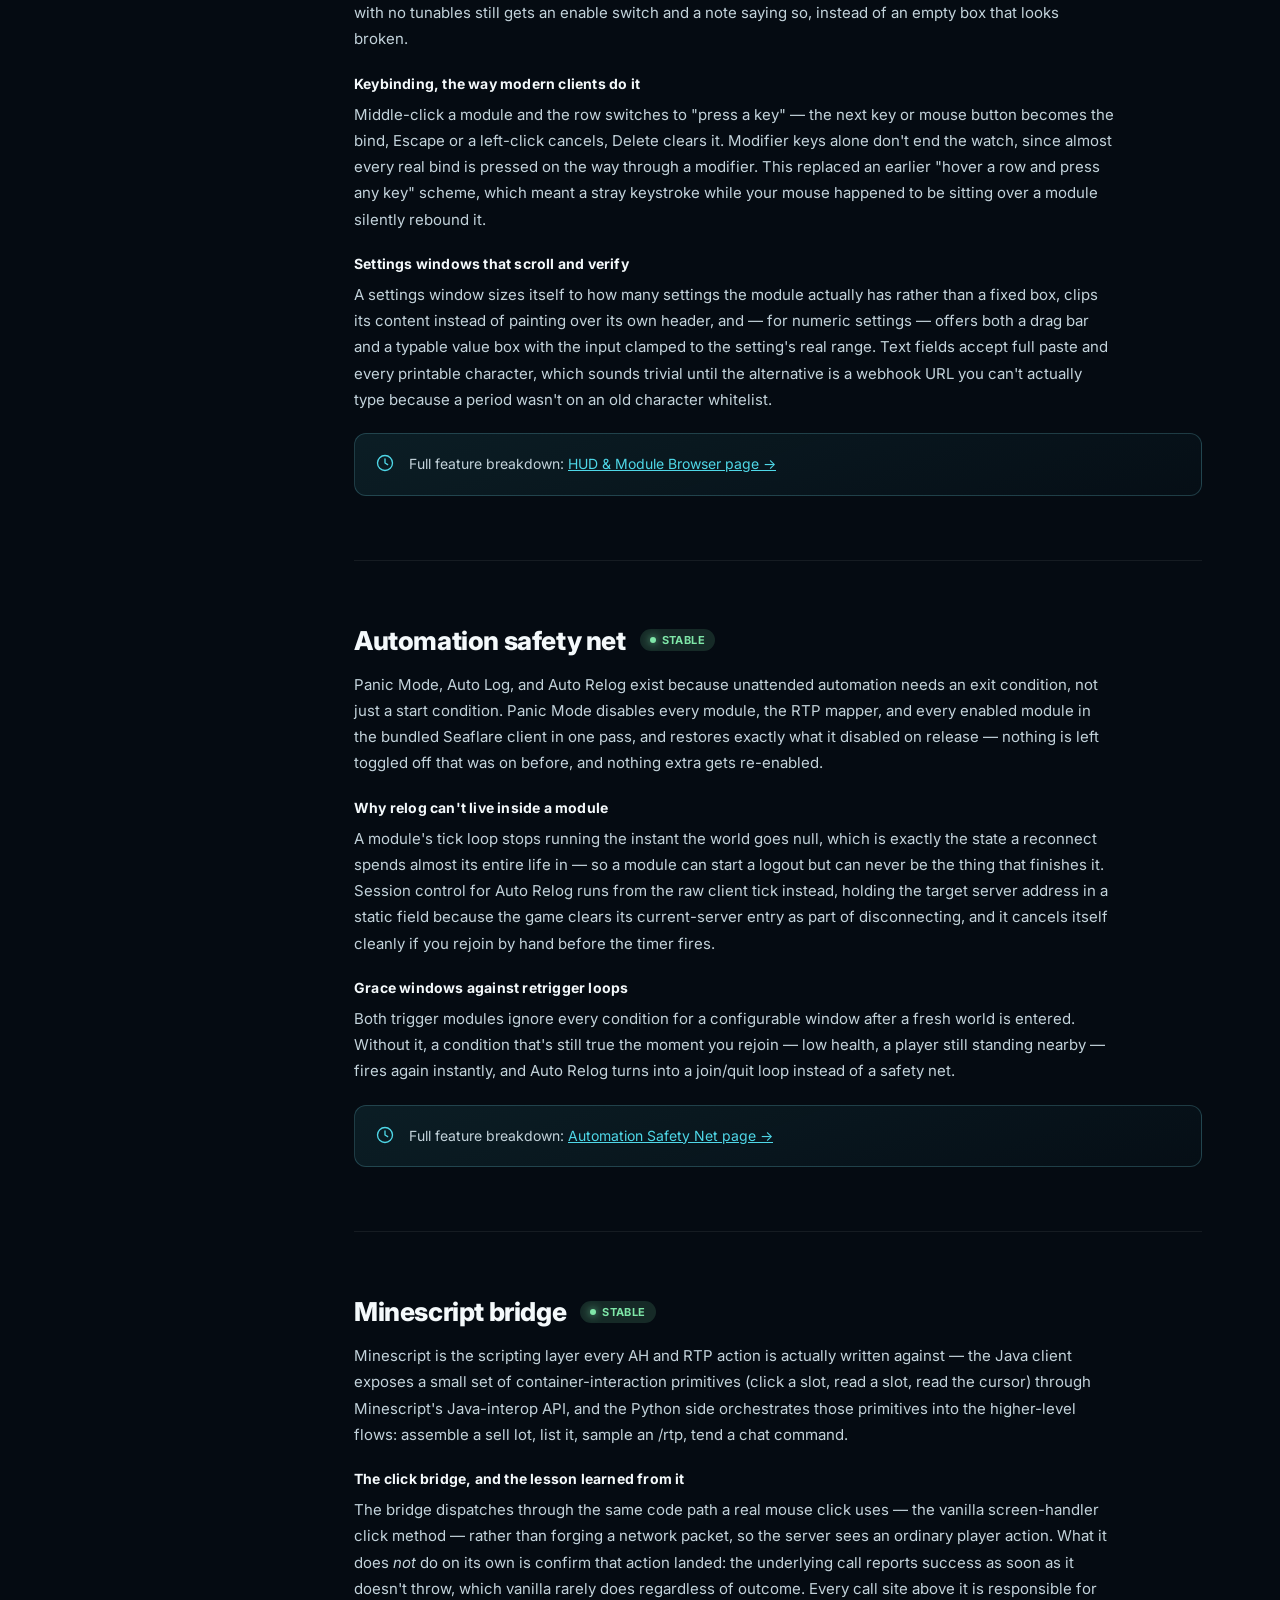
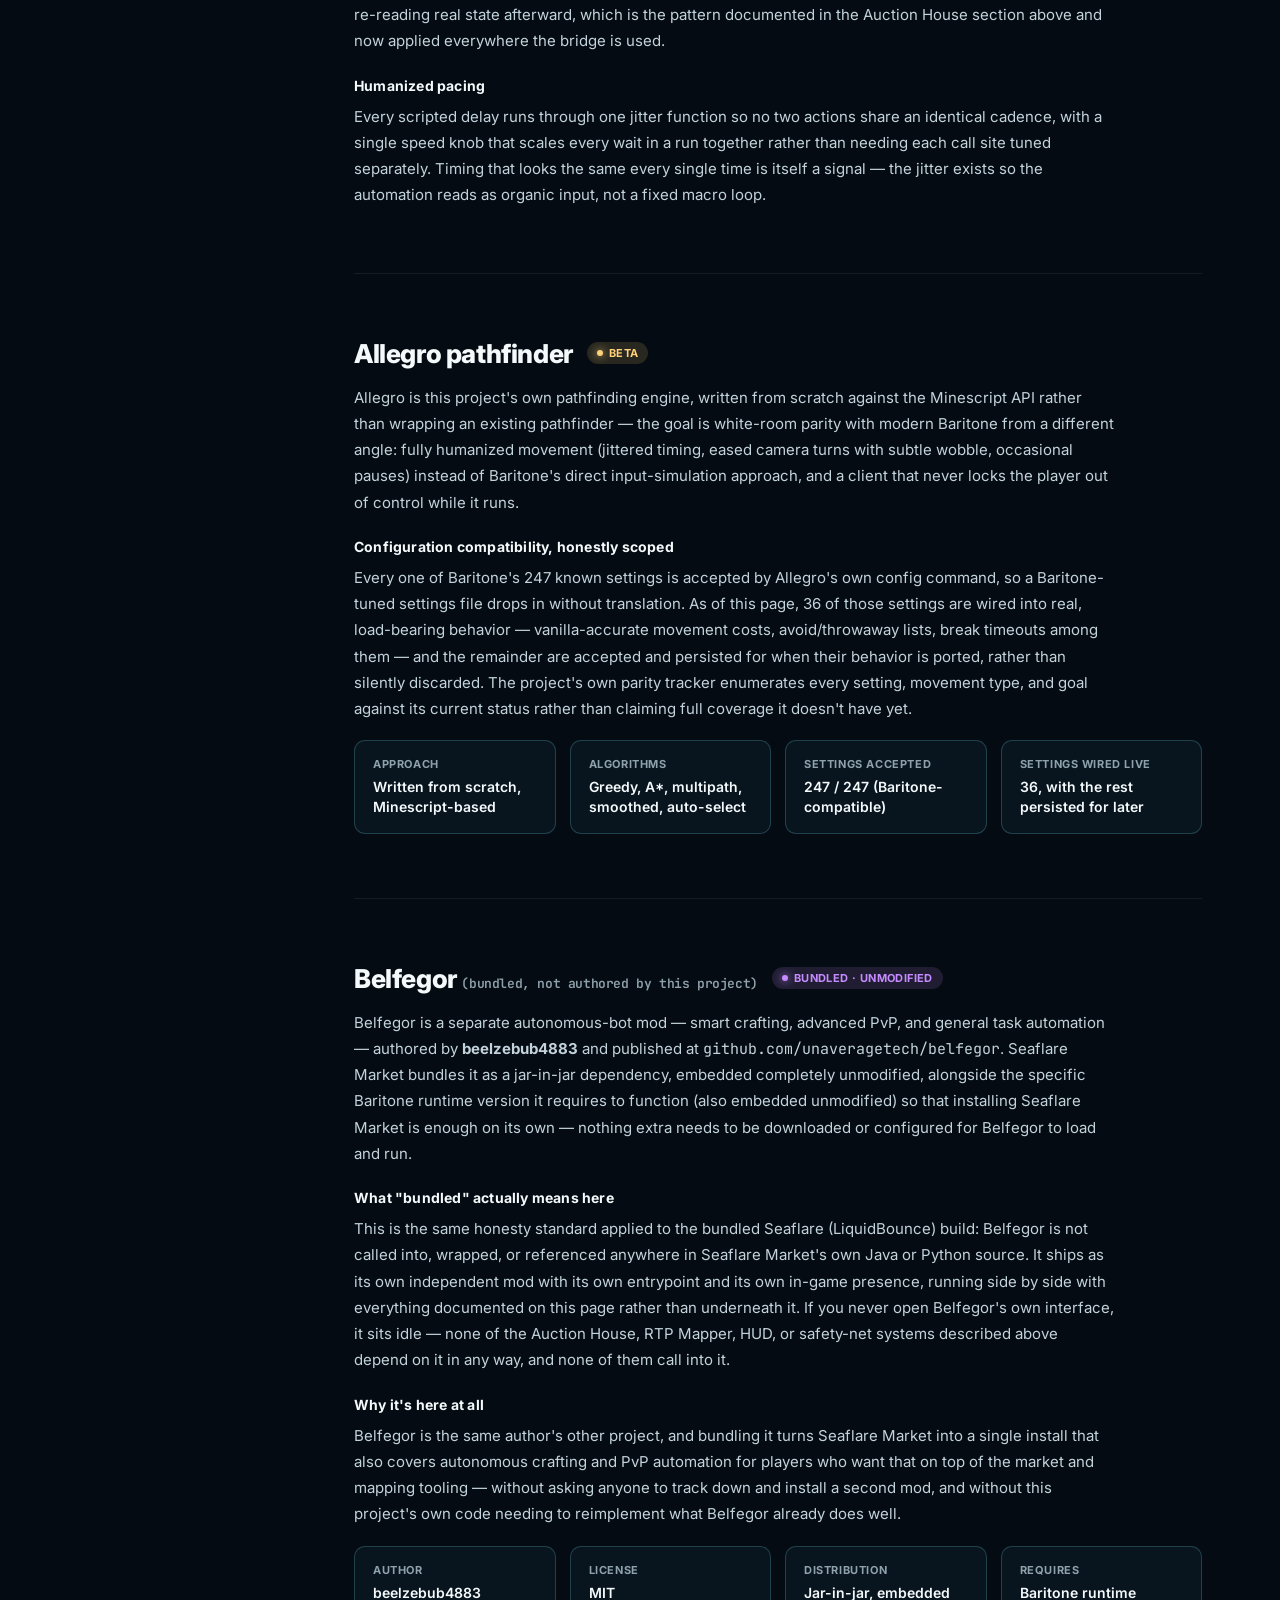
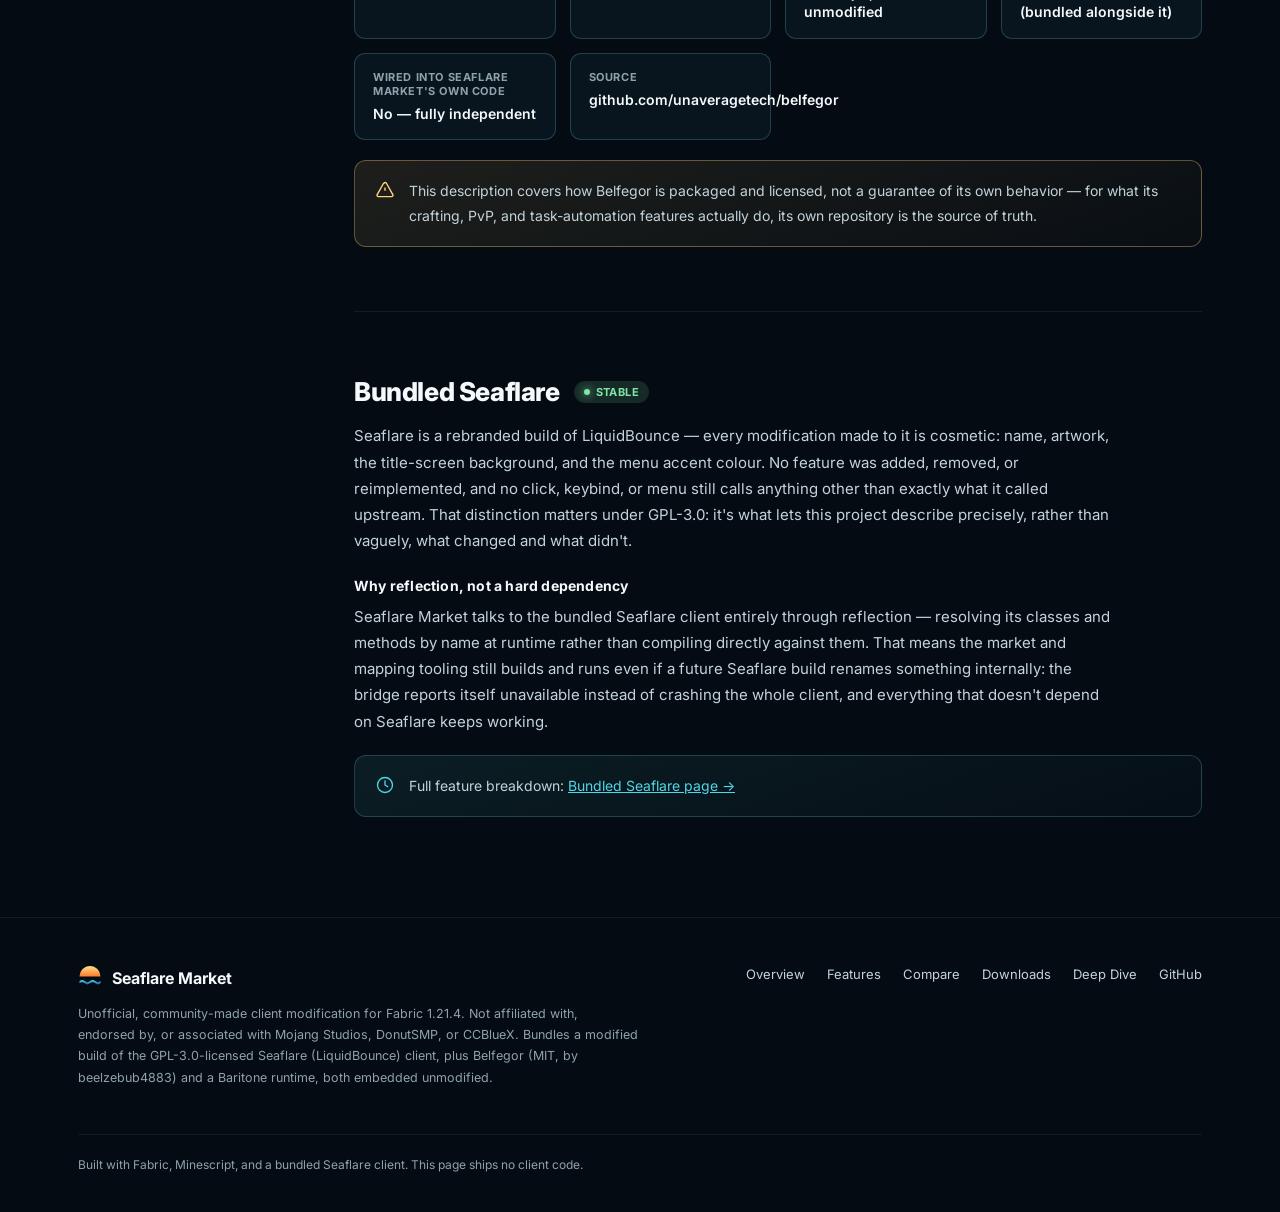
<file: beta.html>
<!doctype html>
<html lang="en">
<head>
<meta charset="utf-8">
<meta name="viewport" content="width=device-width, initial-scale=1">
<title>Deep Dive — Seaflare Market</title>
<meta name="description" content="A technical deep dive into every part of Seaflare Market: the client core, auction house automation, RTP mapper, HUD/module system, safety net, the Minescript bridge, the Allegro pathfinder, bundled Seaflare, and the bundled Belfegor bot.">
<link rel="icon" href="data:image/svg+xml,%3Csvg xmlns='http://www.w3.org/2000/svg' viewBox='0 0 64 64'%3E%3Cdefs%3E%3ClinearGradient id='f' x1='0' y1='0' x2='0' y2='1'%3E%3Cstop offset='0' stop-color='%23FFE08A'/%3E%3Cstop offset='1' stop-color='%23FF7A2F'/%3E%3C/linearGradient%3E%3ClinearGradient id='s' x1='0' y1='0' x2='0' y2='1'%3E%3Cstop offset='0' stop-color='%234FD8E8'/%3E%3Cstop offset='1' stop-color='%231B62A6'/%3E%3C/linearGradient%3E%3C/defs%3E%3Cpath d='M14 8 L23 25 L5 25 Z' fill='url(%23f)'/%3E%3Cpath d='M32 2 L38 22 L26 22 Z' fill='url(%23f)'/%3E%3Cpath d='M50 8 L59 25 L41 25 Z' fill='url(%23f)'/%3E%3Cpath d='M4 28 A28 28 0 0 1 60 28 Z' fill='url(%23f)'/%3E%3Cpath d='M4 40 q7 -6 14 0 q7 6 14 0 q7 -6 14 0 q7 6 14 0 v6 q-7 6 -14 0 q-7 -6 -14 0 q-7 6 -14 0 q-7 -6 -14 0 Z' fill='url(%23s)'/%3E%3C/svg%3E">
<link rel="preconnect" href="https://fonts.googleapis.com">
<link rel="preconnect" href="https://fonts.gstatic.com" crossorigin>
<link href="https://fonts.googleapis.com/css2?family=Inter:wght@400;500;600;700;800&family=JetBrains+Mono:wght@500&display=swap" rel="stylesheet">
<link rel="stylesheet" href="assets/site.css">
</head>
<body>

<canvas id="shader-bg"></canvas>

<header class="nav">
  <a class="brand" href="index.html">
    <svg viewBox="0 0 64 64" xmlns="http://www.w3.org/2000/svg" aria-hidden="true">
      <defs>
        <linearGradient id="nf" x1="0" y1="0" x2="0" y2="1"><stop offset="0" stop-color="#FFE08A"/><stop offset="1" stop-color="#FF7A2F"/></linearGradient>
        <linearGradient id="ns" x1="0" y1="0" x2="0" y2="1"><stop offset="0" stop-color="#4FD8E8"/><stop offset="1" stop-color="#1B62A6"/></linearGradient>
      </defs>
      <path d="M14 8 L23 25 L5 25 Z" fill="url(#nf)"/><path d="M32 2 L38 22 L26 22 Z" fill="url(#nf)"/><path d="M50 8 L59 25 L41 25 Z" fill="url(#nf)"/>
      <path d="M4 28 A28 28 0 0 1 60 28 Z" fill="url(#nf)"/>
      <path d="M4 40 q7 -6 14 0 q7 6 14 0 q7 -6 14 0 q7 6 14 0 v6 q-7 6 -14 0 q-7 -6 -14 0 q-7 6 -14 0 q-7 -6 -14 0 Z" fill="url(#ns)"/>
    </svg>
    <span>SEAFLARE <span class="accent">MARKET</span></span>
  </a>
  <nav class="links">
    <a href="index.html#overview">Overview</a>
    <div class="nav-drop">
      <button type="button">Features <svg viewBox="0 0 24 24" fill="none"><path d="M6 9l6 6 6-6" stroke="currentColor" stroke-width="2" stroke-linecap="round"/></svg></button>
      <div class="nav-drop-panel">
        <a href="feature-auction-house.html"><b>Auction House Suite</b><span>Verified sell automation &amp; arbitrage</span></a>
        <a href="feature-rtp-mapper.html"><b>RTP Mapper</b><span>Region sampling &amp; criteria search</span></a>
        <a href="feature-hud-modules.html"><b>HUD &amp; Module Browser</b><span>Every element, fully configurable</span></a>
        <a href="feature-automation-safety.html"><b>Automation Safety Net</b><span>Panic Mode, Auto Log, Auto Relog</span></a>
        <a href="feature-seaflare.html"><b>Bundled Seaflare</b><span>Combat modules, one ClickGUI</span></a>
      </div>
    </div>
    <a href="compare.html">Compare</a>
    <a href="downloads.html">Downloads</a>
    <a href="beta.html" class="active">Deep Dive</a>
  </nav>
  <button class="nav-toggle" aria-label="Open menu">
    <svg viewBox="0 0 24 24" fill="none"><path d="M4 6h16M4 12h16M4 18h16" stroke="currentColor" stroke-width="2" stroke-linecap="round"/></svg>
  </button>
  <a class="gh-btn" href="https://github.com/unaveragetech/Seaflare-client-" target="_blank" rel="noopener">
    <svg viewBox="0 0 16 16" fill="currentColor" aria-hidden="true"><path d="M8 0C3.58 0 0 3.58 0 8c0 3.54 2.29 6.53 5.47 7.59.4.07.55-.17.55-.38 0-.19-.01-.82-.01-1.49-2.01.37-2.53-.49-2.69-.94-.09-.23-.48-.94-.82-1.13-.28-.15-.68-.52-.01-.53.63-.01 1.08.58 1.23.82.72 1.21 1.87.87 2.33.66.07-.52.28-.87.51-1.07-1.78-.2-3.64-.89-3.64-3.95 0-.87.31-1.59.82-2.15-.08-.2-.36-1.02.08-2.12 0 0 .67-.21 2.2.82.64-.18 1.32-.27 2-.27s1.36.09 2 .27c1.53-1.04 2.2-.82 2.2-.82.44 1.1.16 1.92.08 2.12.51.56.82 1.27.82 2.15 0 3.07-1.87 3.75-3.65 3.95.29.25.54.73.54 1.48 0 1.07-.01 1.93-.01 2.2 0 .21.15.46.55.38A8.01 8.01 0 0 0 16 8c0-4.42-3.58-8-8-8Z"/></svg>
    GitHub
  </a>
</header>

<div class="nav-scrim"></div>
<nav class="mobile-nav">
  <a href="index.html">Home</a>
  <div class="m-label">Features</div>
  <a href="feature-auction-house.html">Auction House Suite</a>
  <a href="feature-rtp-mapper.html">RTP Mapper</a>
  <a href="feature-hud-modules.html">HUD &amp; Module Browser</a>
  <a href="feature-automation-safety.html">Automation Safety Net</a>
  <a href="feature-seaflare.html">Bundled Seaflare</a>
  <div class="m-label">More</div>
  <a href="compare.html">Compare</a>
  <a href="downloads.html">Downloads</a>
  <a href="beta.html" class="active">Deep Dive / Beta</a>
  <a href="https://github.com/unaveragetech/Seaflare-client-" target="_blank" rel="noopener">GitHub</a>
</nav>

<main>
  <section class="hero page">
    <div class="hero-inner">
      <div class="kicker"><span class="dot"></span> Technical deep dive</div>
      <h1 class="title">Under the hood, <span class="g">part by part.</span></h1>
      <p class="subtitle">What every system actually does, how it does it, and — for the bundled
        Belfegor bot specifically — exactly what's ours, what's someone else's, and how the two
        sit next to each other in the same client.</p>
    </div>
  </section>

  <section style="padding-top:0">
    <div class="wrap">
      <div class="deep-layout">
        <aside class="toc reveal">
          <div class="toc-label">On this page</div>
          <ol>
            <li><a href="#client-core">Client core</a></li>
            <li><a href="#auction-house">Auction House Suite</a></li>
            <li><a href="#rtp-mapper">RTP Mapper</a></li>
            <li><a href="#hud-modules">HUD &amp; module system</a></li>
            <li><a href="#safety-net">Automation safety net</a></li>
            <li><a href="#minescript">Minescript bridge</a></li>
            <li><a href="#allegro">Allegro pathfinder</a></li>
            <li><a href="#belfegor">Belfegor (bundled)</a></li>
            <li><a href="#seaflare-bundle">Bundled Seaflare</a></li>
          </ol>
        </aside>

        <div>
          <!-- ================================================= CLIENT CORE -->
          <div class="deep-section" id="client-core">
            <div class="deep-head">
              <h2 class="h3" style="margin:0">Client core</h2>
              <span class="status status-stable">Stable</span>
            </div>
            <p>Everything in Seaflare Market registers through one client entrypoint that hooks Fabric's
              tick events. On every client tick it polls the movement-safety checks, drives the module
              manager (which in turn ticks every enabled module and the ESP scanner), polls for a
              runtime-bound keybind, and — every other tick — advances the RTP mapper and folds in any
              freshly written RTP samples. A separate config system persists every setting to disk keyed
              by module id, so a restart never quietly resets a tuned value back to default.</p>
            <h4>How state survives a restart</h4>
            <p>Nothing is held only in memory. HUD layout, module settings, the RTP mapper's rotation
              cursor and sample store, auction data, and the trade order queue all round-trip through
              JSON files in a dedicated data directory. The client reads them back on the next launch
              before anything else runs, so a mid-run crash costs at most the current in-flight action —
              never the accumulated state around it.</p>
            <div class="spec-grid">
              <div class="spec"><div class="k">Platform</div><div class="v">Fabric, Minecraft 1.21.4</div></div>
              <div class="spec"><div class="k">Language</div><div class="v">Java 21 + Python (Minescript)</div></div>
              <div class="spec"><div class="k">Tick hooks</div><div class="v">Client tick, world render, HUD render</div></div>
              <div class="spec"><div class="k">Persistence</div><div class="v">Per-module JSON, disk-backed</div></div>
            </div>
          </div>

          <!-- ============================================== AUCTION HOUSE -->
          <div class="deep-section" id="auction-house">
            <div class="deep-head">
              <h2 class="h3" style="margin:0">Auction House Suite</h2>
              <span class="status status-stable">Stable</span>
            </div>
            <p>The AH tooling is split into two halves that don't trust each other's assumptions: a
              repository layer that scrapes and caches market data, and a trade layer that physically
              assembles and lists a sell lot through real inventory clicks. The two only talk through
              plain data — the trade layer never has to know where a price came from, and the repository
              never has to know how a listing gets placed.</p>
            <h4>Why every click is verified</h4>
            <p>Early builds of the sell-lot assembler trusted a boolean return from the inventory-click
              bridge as proof a click had landed — it only proved the click was dispatched without
              throwing, which vanilla essentially never does regardless of whether anything actually
              moved. The current version re-reads the real slot and cursor state after every click, polls
              for up to several hundred milliseconds if the expected state hasn't appeared yet (clicks on
              a real remote server land with real network latency, not instantly), and retries the exact
              click a bounded number of times before giving up loudly with a precise reason — which slot,
              which step, what it found instead of what it wanted.</p>
            <h4>What the order queue does</h4>
            <p>A standing sell or buy rule doesn't fire once and forget. It re-evaluates on its own
              schedule, logs why an attempt failed when one does, and — because the assembly step is
              verified — never reports a listing as placed when the inventory says otherwise. Webhook
              alerts fire from the same evaluation path, so a notification and a real state change are
              never out of sync with each other.</p>
            <div class="callout-box">
              <svg viewBox="0 0 24 24" fill="none"><circle cx="12" cy="12" r="9" stroke="currentColor" stroke-width="1.6"/><path d="M12 7v5l3.2 2" stroke="currentColor" stroke-width="1.6" stroke-linecap="round"/></svg>
              <p>Full feature breakdown: <a href="feature-auction-house.html" style="color:var(--sea-light)">Auction House Suite page →</a></p>
            </div>
          </div>

          <!-- ================================================ RTP MAPPER -->
          <div class="deep-section" id="rtp-mapper">
            <div class="deep-head">
              <h2 class="h3" style="margin:0">RTP Mapper</h2>
              <span class="status status-stable">Stable</span>
            </div>
            <p>The mapper treats DonutSMP's /rtp command as a sampling instrument rather than a slot
              machine. It walks the enabled regions in round-robin order, fires one sample per cooldown
              window, and records every landing — position, region, and whether it matches whatever
              search criteria are currently armed.</p>
            <h4>Cooldown auto-backoff</h4>
            <p>The server's real /rtp cooldown isn't published anywhere — it just silently ignores an
              early request with no chat message and no error. Rather than hardcode a guessed delay, each
              consecutive miss doubles a backoff added on top of the configured floor, and a landed sample
              clears it. The rotation self-tunes toward whatever the server is actually enforcing instead
              of the value slowly drifting wrong as the server's own limits change.</p>
            <h4>Cluster detection and stop-rule search</h4>
            <p>DonutSMP tends to re-drop players into a surprisingly small set of spots per region.
              Repeat-area detection compares each new landing against everything already recorded for
              that region, and once a region stops producing new ground it rotates away early instead of
              burning its whole sample budget re-mapping the same coordinates. Layered on top of that,
              a criteria search evaluates every fresh landing against rules you set — distance from
              spawn, biome, whatever matters for the base or mine you're hunting for — and halts the
              whole run the moment one matches, rather than mapping indefinitely.</p>
            <h4>The overlay that survives a teleport</h4>
            <p>An /rtp makes the game replace whatever screen is open with the terrain-loading screen —
              this happens on every single sample, and nothing in the mapper's own tick was ever the
              cause of it closing. The client watches for that and reopens the same map instance
              (not a fresh one) once the world settles, which is what keeps pan, zoom, and colour mode
              intact across a run instead of resetting the view every teleport.</p>
            <h4>Backtrack Home: /sethome and /delhome as a bookmark</h4>
            <p>When "Save landing as home" is on, every confirmed landing runs a two-command sequence:
              <span class="mono" style="color:var(--sea-light)">/delhome mapper</span> to clear the
              previous bookmark, then - deferred to a later client tick rather than fired in the same
              one, since DonutSMP needs a moment to actually free the slot before it can be reclaimed -
              <span class="mono" style="color:var(--sea-light)">/sethome mapper</span> to claim the new
              landing. The deferred half runs ahead of the mapper's own enabled check specifically so
              that a run which disables itself the instant it lands - a stop-rule match, most commonly -
              still finishes saving the bookmark rather than dropping it because the run technically
              ended first. "Go Home" on the main screen, and any other code that wants the same
              backtrack, both go through one shared method rather than duplicating the command string.
              Off by default: DonutSMP gives 3 home slots, and spending one is the player's call.</p>
            <div class="callout-box">
              <svg viewBox="0 0 24 24" fill="none"><circle cx="12" cy="12" r="9" stroke="currentColor" stroke-width="1.6"/><path d="M12 7v5l3.2 2" stroke="currentColor" stroke-width="1.6" stroke-linecap="round"/></svg>
              <p>Full feature breakdown: <a href="feature-rtp-mapper.html" style="color:var(--sea-light)">RTP Mapper page →</a></p>
            </div>
          </div>

          <!-- ============================================= HUD & MODULES -->
          <div class="deep-section" id="hud-modules">
            <div class="deep-head">
              <h2 class="h3" style="margin:0">HUD &amp; module system</h2>
              <span class="status status-stable">Stable</span>
            </div>
            <p>Every on-screen HUD element and every module shares one settings model: a typed setting
              object with a label, help text, bounds, and persisted value, rendered generically by
              whichever screen is showing it. That's what makes "every panel opens into real settings"
              true rather than aspirational — a HUD component with no tunables still gets an enable
              switch and a note saying so, instead of an empty box that looks broken.</p>
            <h4>Keybinding, the way modern clients do it</h4>
            <p>Middle-click a module and the row switches to "press a key" — the next key or mouse button
              becomes the bind, Escape or a left-click cancels, Delete clears it. Modifier keys alone
              don't end the watch, since almost every real bind is pressed on the way through a modifier.
              This replaced an earlier "hover a row and press any key" scheme, which meant a stray
              keystroke while your mouse happened to be sitting over a module silently rebound it.</p>
            <h4>Settings windows that scroll and verify</h4>
            <p>A settings window sizes itself to how many settings the module actually has rather than a
              fixed box, clips its content instead of painting over its own header, and — for numeric
              settings — offers both a drag bar and a typable value box with the input clamped to the
              setting's real range. Text fields accept full paste and every printable character, which
              sounds trivial until the alternative is a webhook URL you can't actually type because a
              period wasn't on an old character whitelist.</p>
            <div class="callout-box">
              <svg viewBox="0 0 24 24" fill="none"><circle cx="12" cy="12" r="9" stroke="currentColor" stroke-width="1.6"/><path d="M12 7v5l3.2 2" stroke="currentColor" stroke-width="1.6" stroke-linecap="round"/></svg>
              <p>Full feature breakdown: <a href="feature-hud-modules.html" style="color:var(--sea-light)">HUD &amp; Module Browser page →</a></p>
            </div>
          </div>

          <!-- ================================================ SAFETY NET -->
          <div class="deep-section" id="safety-net">
            <div class="deep-head">
              <h2 class="h3" style="margin:0">Automation safety net</h2>
              <span class="status status-stable">Stable</span>
            </div>
            <p>Panic Mode, Auto Log, and Auto Relog exist because unattended automation needs an exit
              condition, not just a start condition. Panic Mode disables every module, the RTP mapper,
              and every enabled module in the bundled Seaflare client in one pass, and restores exactly
              what it disabled on release — nothing is left toggled off that was on before, and nothing
              extra gets re-enabled.</p>
            <h4>Why relog can't live inside a module</h4>
            <p>A module's tick loop stops running the instant the world goes null, which is exactly the
              state a reconnect spends almost its entire life in — so a module can start a logout but can
              never be the thing that finishes it. Session control for Auto Relog runs from the raw
              client tick instead, holding the target server address in a static field because the game
              clears its current-server entry as part of disconnecting, and it cancels itself cleanly if
              you rejoin by hand before the timer fires.</p>
            <h4>Grace windows against retrigger loops</h4>
            <p>Both trigger modules ignore every condition for a configurable window after a fresh world
              is entered. Without it, a condition that's still true the moment you rejoin — low health,
              a player still standing nearby — fires again instantly, and Auto Relog turns into a
              join/quit loop instead of a safety net.</p>
            <div class="callout-box">
              <svg viewBox="0 0 24 24" fill="none"><circle cx="12" cy="12" r="9" stroke="currentColor" stroke-width="1.6"/><path d="M12 7v5l3.2 2" stroke="currentColor" stroke-width="1.6" stroke-linecap="round"/></svg>
              <p>Full feature breakdown: <a href="feature-automation-safety.html" style="color:var(--sea-light)">Automation Safety Net page →</a></p>
            </div>
          </div>

          <!-- ================================================ MINESCRIPT -->
          <div class="deep-section" id="minescript">
            <div class="deep-head">
              <h2 class="h3" style="margin:0">Minescript bridge</h2>
              <span class="status status-stable">Stable</span>
            </div>
            <p>Minescript is the scripting layer every AH and RTP action is actually written against —
              the Java client exposes a small set of container-interaction primitives (click a slot,
              read a slot, read the cursor) through Minescript's Java-interop API, and the Python side
              orchestrates those primitives into the higher-level flows: assemble a sell lot, list it,
              sample an /rtp, tend a chat command.</p>
            <h4>The click bridge, and the lesson learned from it</h4>
            <p>The bridge dispatches through the same code path a real mouse click uses — the vanilla
              screen-handler click method — rather than forging a network packet, so the server sees an
              ordinary player action. What it does <em>not</em> do on its own is confirm that action
              landed: the underlying call reports success as soon as it doesn't throw, which vanilla
              rarely does regardless of outcome. Every call site above it is responsible for re-reading
              real state afterward, which is the pattern documented in the Auction House section above
              and now applied everywhere the bridge is used.</p>
            <h4>Humanized pacing</h4>
            <p>Every scripted delay runs through one jitter function so no two actions share an identical
              cadence, with a single speed knob that scales every wait in a run together rather than
              needing each call site tuned separately. Timing that looks the same every single time is
              itself a signal — the jitter exists so the automation reads as organic input, not a fixed
              macro loop.</p>
          </div>

          <!-- ================================================== ALLEGRO -->
          <div class="deep-section" id="allegro">
            <div class="deep-head">
              <h2 class="h3" style="margin:0">Allegro pathfinder</h2>
              <span class="status status-beta">Beta</span>
            </div>
            <p>Allegro is this project's own pathfinding engine, written from scratch against the
              Minescript API rather than wrapping an existing pathfinder — the goal is white-room parity
              with modern Baritone from a different angle: fully humanized movement (jittered timing,
              eased camera turns with subtle wobble, occasional pauses) instead of Baritone's direct
              input-simulation approach, and a client that never locks the player out of control while
              it runs.</p>
            <h4>Configuration compatibility, honestly scoped</h4>
            <p>Every one of Baritone's 247 known settings is accepted by Allegro's own config command,
              so a Baritone-tuned settings file drops in without translation. As of this page, 36 of
              those settings are wired into real, load-bearing behavior — vanilla-accurate movement
              costs, avoid/throwaway lists, break timeouts among them — and the remainder are accepted
              and persisted for when their behavior is ported, rather than silently discarded. The
              project's own parity tracker enumerates every setting, movement type, and goal against its
              current status rather than claiming full coverage it doesn't have yet.</p>
            <div class="spec-grid">
              <div class="spec"><div class="k">Approach</div><div class="v">Written from scratch, Minescript-based</div></div>
              <div class="spec"><div class="k">Algorithms</div><div class="v">Greedy, A*, multipath, smoothed, auto-select</div></div>
              <div class="spec"><div class="k">Settings accepted</div><div class="v">247 / 247 (Baritone-compatible)</div></div>
              <div class="spec"><div class="k">Settings wired live</div><div class="v">36, with the rest persisted for later</div></div>
            </div>
          </div>

          <!-- ================================================== BELFEGOR -->
          <div class="deep-section" id="belfegor">
            <div class="deep-head">
              <h2 class="h3" style="margin:0">Belfegor <span class="mono" style="font-size:13px;color:var(--text-mid);font-weight:600">(bundled, not authored by this project)</span></h2>
              <span class="status status-bundled">Bundled · Unmodified</span>
            </div>
            <p>Belfegor is a separate autonomous-bot mod — smart crafting, advanced PvP, and general task
              automation — authored by <b>beelzebub4883</b> and published at
              <span class="mono">github.com/unaveragetech/belfegor</span>. Seaflare Market bundles it
              as a jar-in-jar dependency, embedded completely unmodified, alongside the specific Baritone
              runtime version it requires to function (also embedded unmodified) so that installing
              Seaflare Market is enough on its own — nothing extra needs to be downloaded or configured
              for Belfegor to load and run.</p>
            <h4>What "bundled" actually means here</h4>
            <p>This is the same honesty standard applied to the bundled Seaflare (LiquidBounce) build:
              Belfegor is not called into, wrapped, or referenced anywhere in Seaflare Market's own Java
              or Python source. It ships as its own independent mod with its own entrypoint and its own
              in-game presence, running side by side with everything documented on this page rather than
              underneath it. If you never open Belfegor's own interface, it sits idle — none of the
              Auction House, RTP Mapper, HUD, or safety-net systems described above depend on it in any
              way, and none of them call into it.</p>
            <h4>Why it's here at all</h4>
            <p>Belfegor is the same author's other project, and bundling it turns Seaflare Market into a
              single install that also covers autonomous crafting and PvP automation for players who want
              that on top of the market and mapping tooling — without asking anyone to track down and
              install a second mod, and without this project's own code needing to reimplement what
              Belfegor already does well.</p>
            <div class="spec-grid">
              <div class="spec"><div class="k">Author</div><div class="v">beelzebub4883</div></div>
              <div class="spec"><div class="k">License</div><div class="v">MIT</div></div>
              <div class="spec"><div class="k">Distribution</div><div class="v">Jar-in-jar, embedded unmodified</div></div>
              <div class="spec"><div class="k">Requires</div><div class="v">Baritone runtime (bundled alongside it)</div></div>
              <div class="spec"><div class="k">Wired into Seaflare Market's own code</div><div class="v">No — fully independent</div></div>
              <div class="spec"><div class="k">Source</div><div class="v">github.com/unaveragetech/belfegor</div></div>
            </div>
            <div class="callout-box warn">
              <svg viewBox="0 0 24 24" fill="none"><path d="M12 9v4M12 17h.01M10.3 3.9L2.6 17.5a1.6 1.6 0 0 0 1.4 2.4h16a1.6 1.6 0 0 0 1.4-2.4L13.7 3.9a1.6 1.6 0 0 0-2.8 0Z" stroke="currentColor" stroke-width="1.7" stroke-linejoin="round"/></svg>
              <p>This description covers how Belfegor is packaged and licensed, not a guarantee of its
                own behavior — for what its crafting, PvP, and task-automation features actually do,
                its own repository is the source of truth.</p>
            </div>
          </div>

          <!-- ============================================== SEAFLARE BUNDLE -->
          <div class="deep-section" id="seaflare-bundle">
            <div class="deep-head">
              <h2 class="h3" style="margin:0">Bundled Seaflare</h2>
              <span class="status status-stable">Stable</span>
            </div>
            <p>Seaflare is a rebranded build of LiquidBounce — every modification made to it is cosmetic:
              name, artwork, the title-screen background, and the menu accent colour. No feature was
              added, removed, or reimplemented, and no click, keybind, or menu still calls anything other
              than exactly what it called upstream. That distinction matters under GPL-3.0: it's what
              lets this project describe precisely, rather than vaguely, what changed and what didn't.</p>
            <h4>Why reflection, not a hard dependency</h4>
            <p>Seaflare Market talks to the bundled Seaflare client entirely through reflection — resolving
              its classes and methods by name at runtime rather than compiling directly against them.
              That means the market and mapping tooling still builds and runs even if a future Seaflare
              build renames something internally: the bridge reports itself unavailable instead of
              crashing the whole client, and everything that doesn't depend on Seaflare keeps working.</p>
            <div class="callout-box">
              <svg viewBox="0 0 24 24" fill="none"><circle cx="12" cy="12" r="9" stroke="currentColor" stroke-width="1.6"/><path d="M12 7v5l3.2 2" stroke="currentColor" stroke-width="1.6" stroke-linecap="round"/></svg>
              <p>Full feature breakdown: <a href="feature-seaflare.html" style="color:var(--sea-light)">Bundled Seaflare page →</a></p>
            </div>
          </div>

        </div>
      </div>
    </div>
  </section>
</main>

<footer>
  <div class="wrap">
    <div class="foot-grid">
      <div>
        <div class="foot-brand">
          <svg viewBox="0 0 64 64" xmlns="http://www.w3.org/2000/svg" aria-hidden="true">
            <defs>
              <linearGradient id="ff" x1="0" y1="0" x2="0" y2="1"><stop offset="0" stop-color="#FFE08A"/><stop offset="1" stop-color="#FF7A2F"/></linearGradient>
              <linearGradient id="fs" x1="0" y1="0" x2="0" y2="1"><stop offset="0" stop-color="#4FD8E8"/><stop offset="1" stop-color="#1B62A6"/></linearGradient>
            </defs>
            <path d="M14 8 L23 25 L5 25 Z" fill="url(#ff)"/><path d="M32 2 L38 22 L26 22 Z" fill="url(#ff)"/><path d="M50 8 L59 25 L41 25 Z" fill="url(#ff)"/>
            <path d="M4 28 A28 28 0 0 1 60 28 Z" fill="url(#ff)"/>
            <path d="M4 40 q7 -6 14 0 q7 6 14 0 q7 -6 14 0 q7 6 14 0 v6 q-7 6 -14 0 q-7 -6 -14 0 q-7 6 -14 0 q-7 -6 -14 0 Z" fill="url(#fs)"/>
          </svg>
          <span>Seaflare Market</span>
        </div>
        <p class="disclaimer">
          Unofficial, community-made client modification for Fabric 1.21.4. Not affiliated with, endorsed by,
          or associated with Mojang Studios, DonutSMP, or CCBlueX. Bundles a modified build of the
          GPL-3.0-licensed Seaflare (LiquidBounce) client, plus Belfegor (MIT, by beelzebub4883) and a
          Baritone runtime, both embedded unmodified.
        </p>
      </div>
      <div class="foot-links">
        <a href="index.html#overview">Overview</a>
        <a href="index.html#features">Features</a>
        <a href="compare.html">Compare</a>
        <a href="downloads.html">Downloads</a>
    <a href="beta.html">Deep Dive</a>
        <a href="https://github.com/unaveragetech/Seaflare-client-" target="_blank" rel="noopener">GitHub</a>
      </div>
    </div>
    <div class="foot-bottom">Built with Fabric, Minescript, and a bundled Seaflare client. This page ships no client code.</div>
  </div>
</footer>

<script src="assets/site.js"></script>
</body>
</html>
</file>
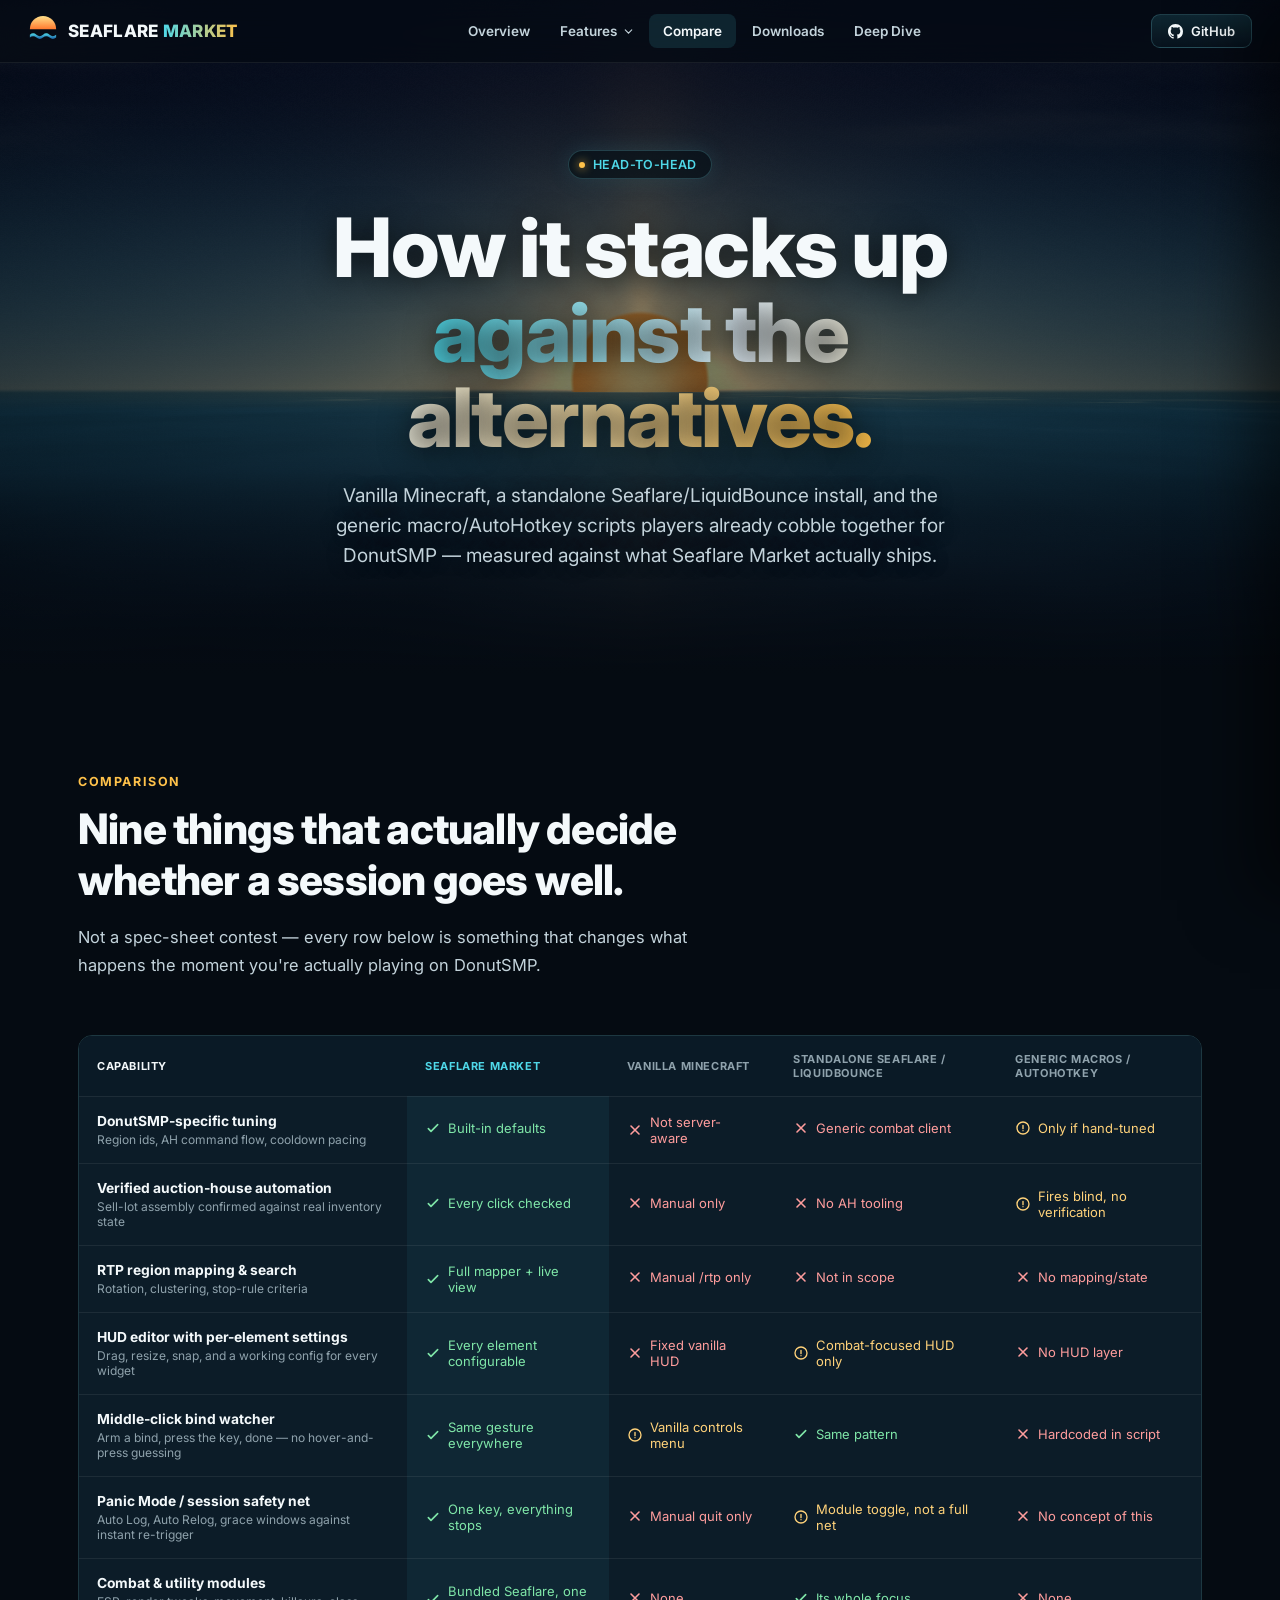
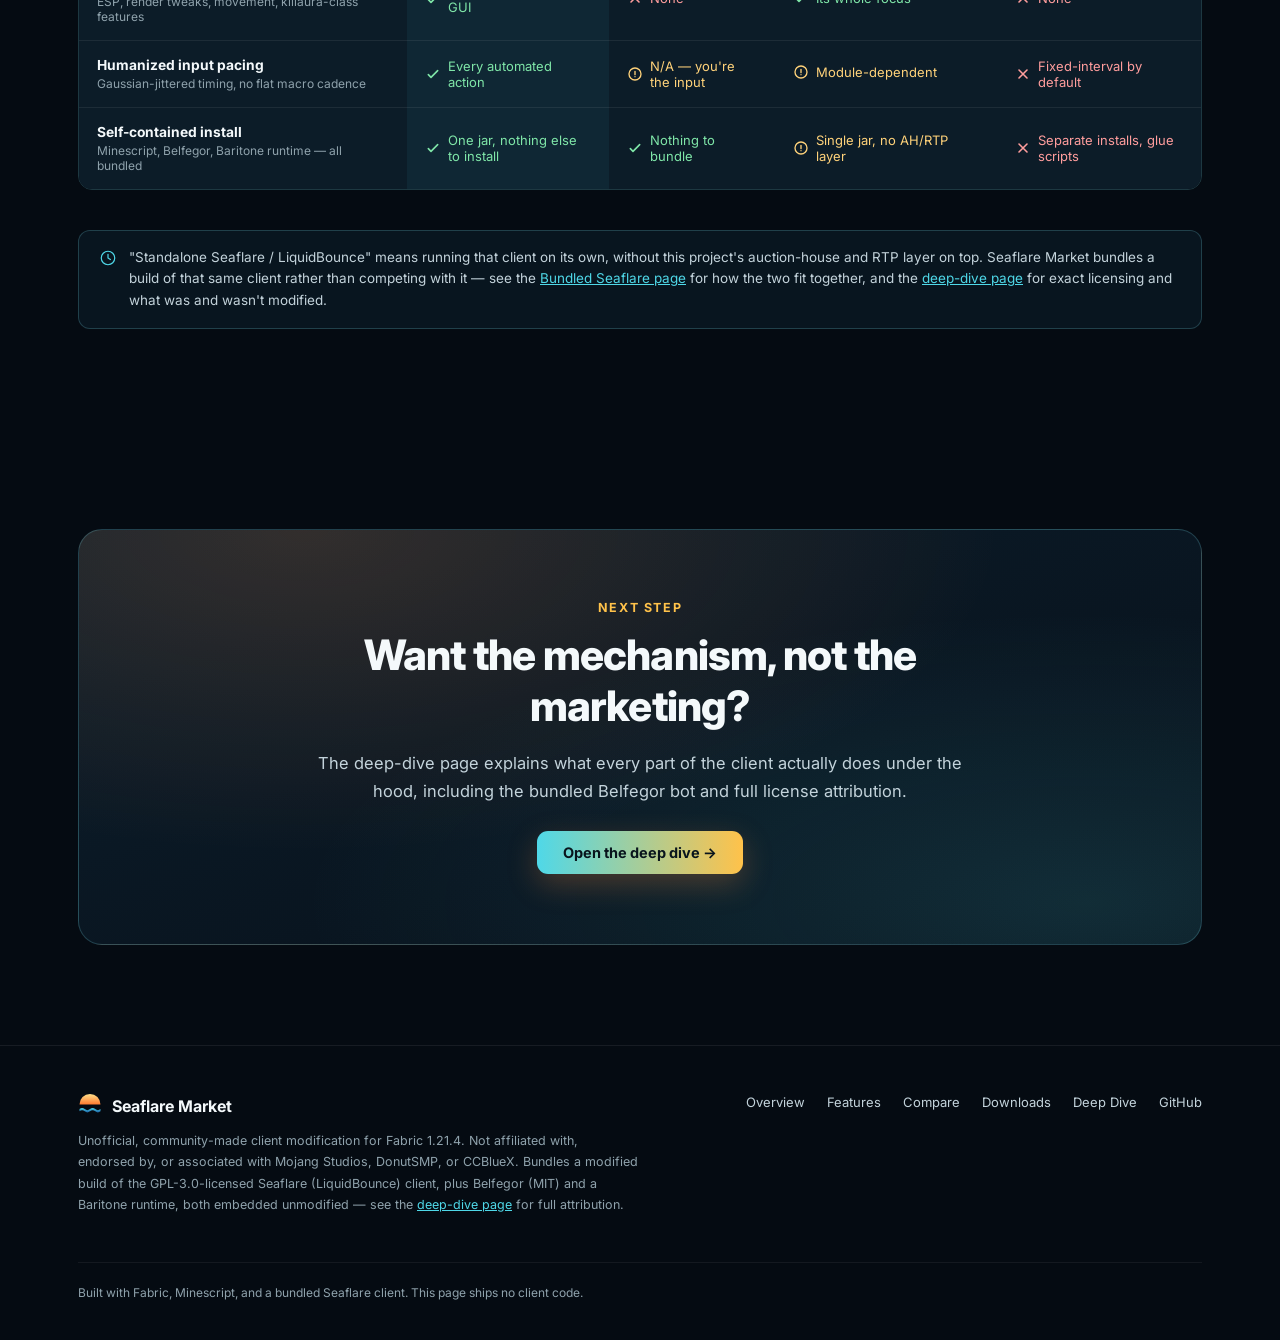
<file: compare.html>
<!doctype html>
<html lang="en">
<head>
<meta charset="utf-8">
<meta name="viewport" content="width=device-width, initial-scale=1">
<title>Compare — Seaflare Market</title>
<meta name="description" content="How Seaflare Market compares to vanilla Minecraft, a standalone Seaflare/LiquidBounce install, and generic macro tools for DonutSMP.">
<link rel="icon" href="data:image/svg+xml,%3Csvg xmlns='http://www.w3.org/2000/svg' viewBox='0 0 64 64'%3E%3Cdefs%3E%3ClinearGradient id='f' x1='0' y1='0' x2='0' y2='1'%3E%3Cstop offset='0' stop-color='%23FFE08A'/%3E%3Cstop offset='1' stop-color='%23FF7A2F'/%3E%3C/linearGradient%3E%3ClinearGradient id='s' x1='0' y1='0' x2='0' y2='1'%3E%3Cstop offset='0' stop-color='%234FD8E8'/%3E%3Cstop offset='1' stop-color='%231B62A6'/%3E%3C/linearGradient%3E%3C/defs%3E%3Cpath d='M14 8 L23 25 L5 25 Z' fill='url(%23f)'/%3E%3Cpath d='M32 2 L38 22 L26 22 Z' fill='url(%23f)'/%3E%3Cpath d='M50 8 L59 25 L41 25 Z' fill='url(%23f)'/%3E%3Cpath d='M4 28 A28 28 0 0 1 60 28 Z' fill='url(%23f)'/%3E%3Cpath d='M4 40 q7 -6 14 0 q7 6 14 0 q7 -6 14 0 q7 6 14 0 v6 q-7 6 -14 0 q-7 -6 -14 0 q-7 6 -14 0 q-7 -6 -14 0 Z' fill='url(%23s)'/%3E%3C/svg%3E">
<link rel="preconnect" href="https://fonts.googleapis.com">
<link rel="preconnect" href="https://fonts.gstatic.com" crossorigin>
<link href="https://fonts.googleapis.com/css2?family=Inter:wght@400;500;600;700;800&family=JetBrains+Mono:wght@500&display=swap" rel="stylesheet">
<link rel="stylesheet" href="assets/site.css">
<style>
  .note-strip{
    display:flex;gap:12px;align-items:flex-start;
    background:var(--panel);border:1px solid var(--border);border-radius:12px;
    padding:16px 20px;margin-top:40px;
  }
  .note-strip svg{width:18px;height:18px;flex:none;margin-top:2px;color:var(--sea-light)}
  .note-strip p{margin:0;font-size:13.5px;color:var(--text-dim);line-height:1.6}
</style>
</head>
<body>

<canvas id="shader-bg"></canvas>

<header class="nav">
  <a class="brand" href="index.html">
    <svg viewBox="0 0 64 64" xmlns="http://www.w3.org/2000/svg" aria-hidden="true">
      <defs>
        <linearGradient id="nf" x1="0" y1="0" x2="0" y2="1"><stop offset="0" stop-color="#FFE08A"/><stop offset="1" stop-color="#FF7A2F"/></linearGradient>
        <linearGradient id="ns" x1="0" y1="0" x2="0" y2="1"><stop offset="0" stop-color="#4FD8E8"/><stop offset="1" stop-color="#1B62A6"/></linearGradient>
      </defs>
      <path d="M14 8 L23 25 L5 25 Z" fill="url(#nf)"/><path d="M32 2 L38 22 L26 22 Z" fill="url(#nf)"/><path d="M50 8 L59 25 L41 25 Z" fill="url(#nf)"/>
      <path d="M4 28 A28 28 0 0 1 60 28 Z" fill="url(#nf)"/>
      <path d="M4 40 q7 -6 14 0 q7 6 14 0 q7 -6 14 0 q7 6 14 0 v6 q-7 6 -14 0 q-7 -6 -14 0 q-7 6 -14 0 q-7 -6 -14 0 Z" fill="url(#ns)"/>
    </svg>
    <span>SEAFLARE <span class="accent">MARKET</span></span>
  </a>
  <nav class="links">
    <a href="index.html#overview">Overview</a>
    <div class="nav-drop">
      <button type="button">Features <svg viewBox="0 0 24 24" fill="none"><path d="M6 9l6 6 6-6" stroke="currentColor" stroke-width="2" stroke-linecap="round"/></svg></button>
      <div class="nav-drop-panel">
        <a href="feature-auction-house.html"><b>Auction House Suite</b><span>Verified sell automation &amp; arbitrage</span></a>
        <a href="feature-rtp-mapper.html"><b>RTP Mapper</b><span>Region sampling &amp; criteria search</span></a>
        <a href="feature-hud-modules.html"><b>HUD &amp; Module Browser</b><span>Every element, fully configurable</span></a>
        <a href="feature-automation-safety.html"><b>Automation Safety Net</b><span>Panic Mode, Auto Log, Auto Relog</span></a>
        <a href="feature-seaflare.html"><b>Bundled Seaflare</b><span>Combat modules, one ClickGUI</span></a>
      </div>
    </div>
    <a href="compare.html" class="active">Compare</a>
    <a href="downloads.html">Downloads</a>
    <a href="beta.html">Deep Dive</a>
  </nav>
  <button class="nav-toggle" aria-label="Open menu">
    <svg viewBox="0 0 24 24" fill="none"><path d="M4 6h16M4 12h16M4 18h16" stroke="currentColor" stroke-width="2" stroke-linecap="round"/></svg>
  </button>
  <a class="gh-btn" href="https://github.com/unaveragetech/Seaflare-client-" target="_blank" rel="noopener">
    <svg viewBox="0 0 16 16" fill="currentColor" aria-hidden="true"><path d="M8 0C3.58 0 0 3.58 0 8c0 3.54 2.29 6.53 5.47 7.59.4.07.55-.17.55-.38 0-.19-.01-.82-.01-1.49-2.01.37-2.53-.49-2.69-.94-.09-.23-.48-.94-.82-1.13-.28-.15-.68-.52-.01-.53.63-.01 1.08.58 1.23.82.72 1.21 1.87.87 2.33.66.07-.52.28-.87.51-1.07-1.78-.2-3.64-.89-3.64-3.95 0-.87.31-1.59.82-2.15-.08-.2-.36-1.02.08-2.12 0 0 .67-.21 2.2.82.64-.18 1.32-.27 2-.27s1.36.09 2 .27c1.53-1.04 2.2-.82 2.2-.82.44 1.1.16 1.92.08 2.12.51.56.82 1.27.82 2.15 0 3.07-1.87 3.75-3.65 3.95.29.25.54.73.54 1.48 0 1.07-.01 1.93-.01 2.2 0 .21.15.46.55.38A8.01 8.01 0 0 0 16 8c0-4.42-3.58-8-8-8Z"/></svg>
    GitHub
  </a>
</header>

<div class="nav-scrim"></div>
<nav class="mobile-nav">
  <a href="index.html">Home</a>
  <div class="m-label">Features</div>
  <a href="feature-auction-house.html">Auction House Suite</a>
  <a href="feature-rtp-mapper.html">RTP Mapper</a>
  <a href="feature-hud-modules.html">HUD &amp; Module Browser</a>
  <a href="feature-automation-safety.html">Automation Safety Net</a>
  <a href="feature-seaflare.html">Bundled Seaflare</a>
  <div class="m-label">More</div>
  <a href="compare.html" class="active">Compare</a>
  <a href="downloads.html">Downloads</a>
  <a href="beta.html">Deep Dive / Beta</a>
  <a href="https://github.com/unaveragetech/Seaflare-client-" target="_blank" rel="noopener">GitHub</a>
</nav>

<main>
  <section class="hero page">
    <div class="hero-inner">
      <div class="kicker"><span class="dot"></span> Head-to-head</div>
      <h1 class="title">How it stacks up <span class="g">against the alternatives.</span></h1>
      <p class="subtitle">Vanilla Minecraft, a standalone Seaflare/LiquidBounce install, and the generic
        macro/AutoHotkey scripts players already cobble together for DonutSMP — measured against
        what Seaflare Market actually ships.</p>
    </div>
  </section>

  <section>
    <div class="wrap">
      <div class="section-head reveal">
        <div class="eyebrow">Comparison</div>
        <h2 class="h">Nine things that actually decide whether a session goes well.</h2>
        <p class="lead">Not a spec-sheet contest — every row below is something that changes what happens
          the moment you're actually playing on DonutSMP.</p>
      </div>

      <div class="compare-wrap reveal">
        <table class="compare">
          <thead>
            <tr>
              <th>Capability</th>
              <th class="hl">Seaflare Market</th>
              <th>Vanilla Minecraft</th>
              <th>Standalone Seaflare / LiquidBounce</th>
              <th>Generic macros / AutoHotkey</th>
            </tr>
          </thead>
          <tbody>
            <tr>
              <td>DonutSMP-specific tuning
                <span class="desc">Region ids, AH command flow, cooldown pacing</span>
              </td>
              <td class="hl"><span class="cell-yes"><svg viewBox="0 0 24 24" fill="none"><path d="M5 13l4 4L19 7" stroke="currentColor" stroke-width="2.4" stroke-linecap="round" stroke-linejoin="round"/></svg>Built-in defaults</span></td>
              <td><span class="cell-no"><svg viewBox="0 0 24 24" fill="none"><path d="M6 6l12 12M18 6L6 18" stroke="currentColor" stroke-width="2.4" stroke-linecap="round"/></svg>Not server-aware</span></td>
              <td><span class="cell-no"><svg viewBox="0 0 24 24" fill="none"><path d="M6 6l12 12M18 6L6 18" stroke="currentColor" stroke-width="2.4" stroke-linecap="round"/></svg>Generic combat client</span></td>
              <td><span class="cell-partial"><svg viewBox="0 0 24 24" fill="none"><circle cx="12" cy="12" r="9" stroke="currentColor" stroke-width="2"/><path d="M12 8v5M12 16h.01" stroke="currentColor" stroke-width="2" stroke-linecap="round"/></svg>Only if hand-tuned</span></td>
            </tr>
            <tr>
              <td>Verified auction-house automation
                <span class="desc">Sell-lot assembly confirmed against real inventory state</span>
              </td>
              <td class="hl"><span class="cell-yes"><svg viewBox="0 0 24 24" fill="none"><path d="M5 13l4 4L19 7" stroke="currentColor" stroke-width="2.4" stroke-linecap="round" stroke-linejoin="round"/></svg>Every click checked</span></td>
              <td><span class="cell-no"><svg viewBox="0 0 24 24" fill="none"><path d="M6 6l12 12M18 6L6 18" stroke="currentColor" stroke-width="2.4" stroke-linecap="round"/></svg>Manual only</span></td>
              <td><span class="cell-no"><svg viewBox="0 0 24 24" fill="none"><path d="M6 6l12 12M18 6L6 18" stroke="currentColor" stroke-width="2.4" stroke-linecap="round"/></svg>No AH tooling</span></td>
              <td><span class="cell-partial"><svg viewBox="0 0 24 24" fill="none"><circle cx="12" cy="12" r="9" stroke="currentColor" stroke-width="2"/><path d="M12 8v5M12 16h.01" stroke="currentColor" stroke-width="2" stroke-linecap="round"/></svg>Fires blind, no verification</span></td>
            </tr>
            <tr>
              <td>RTP region mapping &amp; search
                <span class="desc">Rotation, clustering, stop-rule criteria</span>
              </td>
              <td class="hl"><span class="cell-yes"><svg viewBox="0 0 24 24" fill="none"><path d="M5 13l4 4L19 7" stroke="currentColor" stroke-width="2.4" stroke-linecap="round" stroke-linejoin="round"/></svg>Full mapper + live view</span></td>
              <td><span class="cell-no"><svg viewBox="0 0 24 24" fill="none"><path d="M6 6l12 12M18 6L6 18" stroke="currentColor" stroke-width="2.4" stroke-linecap="round"/></svg>Manual /rtp only</span></td>
              <td><span class="cell-no"><svg viewBox="0 0 24 24" fill="none"><path d="M6 6l12 12M18 6L6 18" stroke="currentColor" stroke-width="2.4" stroke-linecap="round"/></svg>Not in scope</span></td>
              <td><span class="cell-no"><svg viewBox="0 0 24 24" fill="none"><path d="M6 6l12 12M18 6L6 18" stroke="currentColor" stroke-width="2.4" stroke-linecap="round"/></svg>No mapping/state</span></td>
            </tr>
            <tr>
              <td>HUD editor with per-element settings
                <span class="desc">Drag, resize, snap, and a working config for every widget</span>
              </td>
              <td class="hl"><span class="cell-yes"><svg viewBox="0 0 24 24" fill="none"><path d="M5 13l4 4L19 7" stroke="currentColor" stroke-width="2.4" stroke-linecap="round" stroke-linejoin="round"/></svg>Every element configurable</span></td>
              <td><span class="cell-no"><svg viewBox="0 0 24 24" fill="none"><path d="M6 6l12 12M18 6L6 18" stroke="currentColor" stroke-width="2.4" stroke-linecap="round"/></svg>Fixed vanilla HUD</span></td>
              <td><span class="cell-partial"><svg viewBox="0 0 24 24" fill="none"><circle cx="12" cy="12" r="9" stroke="currentColor" stroke-width="2"/><path d="M12 8v5M12 16h.01" stroke="currentColor" stroke-width="2" stroke-linecap="round"/></svg>Combat-focused HUD only</span></td>
              <td><span class="cell-no"><svg viewBox="0 0 24 24" fill="none"><path d="M6 6l12 12M18 6L6 18" stroke="currentColor" stroke-width="2.4" stroke-linecap="round"/></svg>No HUD layer</span></td>
            </tr>
            <tr>
              <td>Middle-click bind watcher
                <span class="desc">Arm a bind, press the key, done — no hover-and-press guessing</span>
              </td>
              <td class="hl"><span class="cell-yes"><svg viewBox="0 0 24 24" fill="none"><path d="M5 13l4 4L19 7" stroke="currentColor" stroke-width="2.4" stroke-linecap="round" stroke-linejoin="round"/></svg>Same gesture everywhere</span></td>
              <td><span class="cell-partial"><svg viewBox="0 0 24 24" fill="none"><circle cx="12" cy="12" r="9" stroke="currentColor" stroke-width="2"/><path d="M12 8v5M12 16h.01" stroke="currentColor" stroke-width="2" stroke-linecap="round"/></svg>Vanilla controls menu</span></td>
              <td><span class="cell-yes"><svg viewBox="0 0 24 24" fill="none"><path d="M5 13l4 4L19 7" stroke="currentColor" stroke-width="2.4" stroke-linecap="round" stroke-linejoin="round"/></svg>Same pattern</span></td>
              <td><span class="cell-no"><svg viewBox="0 0 24 24" fill="none"><path d="M6 6l12 12M18 6L6 18" stroke="currentColor" stroke-width="2.4" stroke-linecap="round"/></svg>Hardcoded in script</span></td>
            </tr>
            <tr>
              <td>Panic Mode / session safety net
                <span class="desc">Auto Log, Auto Relog, grace windows against instant re-trigger</span>
              </td>
              <td class="hl"><span class="cell-yes"><svg viewBox="0 0 24 24" fill="none"><path d="M5 13l4 4L19 7" stroke="currentColor" stroke-width="2.4" stroke-linecap="round" stroke-linejoin="round"/></svg>One key, everything stops</span></td>
              <td><span class="cell-no"><svg viewBox="0 0 24 24" fill="none"><path d="M6 6l12 12M18 6L6 18" stroke="currentColor" stroke-width="2.4" stroke-linecap="round"/></svg>Manual quit only</span></td>
              <td><span class="cell-partial"><svg viewBox="0 0 24 24" fill="none"><circle cx="12" cy="12" r="9" stroke="currentColor" stroke-width="2"/><path d="M12 8v5M12 16h.01" stroke="currentColor" stroke-width="2" stroke-linecap="round"/></svg>Module toggle, not a full net</span></td>
              <td><span class="cell-no"><svg viewBox="0 0 24 24" fill="none"><path d="M6 6l12 12M18 6L6 18" stroke="currentColor" stroke-width="2.4" stroke-linecap="round"/></svg>No concept of this</span></td>
            </tr>
            <tr>
              <td>Combat &amp; utility modules
                <span class="desc">ESP, render tweaks, movement, killaura-class features</span>
              </td>
              <td class="hl"><span class="cell-yes"><svg viewBox="0 0 24 24" fill="none"><path d="M5 13l4 4L19 7" stroke="currentColor" stroke-width="2.4" stroke-linecap="round" stroke-linejoin="round"/></svg>Bundled Seaflare, one GUI</span></td>
              <td><span class="cell-no"><svg viewBox="0 0 24 24" fill="none"><path d="M6 6l12 12M18 6L6 18" stroke="currentColor" stroke-width="2.4" stroke-linecap="round"/></svg>None</span></td>
              <td><span class="cell-yes"><svg viewBox="0 0 24 24" fill="none"><path d="M5 13l4 4L19 7" stroke="currentColor" stroke-width="2.4" stroke-linecap="round" stroke-linejoin="round"/></svg>Its whole focus</span></td>
              <td><span class="cell-no"><svg viewBox="0 0 24 24" fill="none"><path d="M6 6l12 12M18 6L6 18" stroke="currentColor" stroke-width="2.4" stroke-linecap="round"/></svg>None</span></td>
            </tr>
            <tr>
              <td>Humanized input pacing
                <span class="desc">Gaussian-jittered timing, no flat macro cadence</span>
              </td>
              <td class="hl"><span class="cell-yes"><svg viewBox="0 0 24 24" fill="none"><path d="M5 13l4 4L19 7" stroke="currentColor" stroke-width="2.4" stroke-linecap="round" stroke-linejoin="round"/></svg>Every automated action</span></td>
              <td><span class="cell-partial"><svg viewBox="0 0 24 24" fill="none"><circle cx="12" cy="12" r="9" stroke="currentColor" stroke-width="2"/><path d="M12 8v5M12 16h.01" stroke="currentColor" stroke-width="2" stroke-linecap="round"/></svg>N/A — you're the input</span></td>
              <td><span class="cell-partial"><svg viewBox="0 0 24 24" fill="none"><circle cx="12" cy="12" r="9" stroke="currentColor" stroke-width="2"/><path d="M12 8v5M12 16h.01" stroke="currentColor" stroke-width="2" stroke-linecap="round"/></svg>Module-dependent</span></td>
              <td><span class="cell-no"><svg viewBox="0 0 24 24" fill="none"><path d="M6 6l12 12M18 6L6 18" stroke="currentColor" stroke-width="2.4" stroke-linecap="round"/></svg>Fixed-interval by default</span></td>
            </tr>
            <tr>
              <td>Self-contained install
                <span class="desc">Minescript, Belfegor, Baritone runtime — all bundled</span>
              </td>
              <td class="hl"><span class="cell-yes"><svg viewBox="0 0 24 24" fill="none"><path d="M5 13l4 4L19 7" stroke="currentColor" stroke-width="2.4" stroke-linecap="round" stroke-linejoin="round"/></svg>One jar, nothing else to install</span></td>
              <td><span class="cell-yes"><svg viewBox="0 0 24 24" fill="none"><path d="M5 13l4 4L19 7" stroke="currentColor" stroke-width="2.4" stroke-linecap="round" stroke-linejoin="round"/></svg>Nothing to bundle</span></td>
              <td><span class="cell-partial"><svg viewBox="0 0 24 24" fill="none"><circle cx="12" cy="12" r="9" stroke="currentColor" stroke-width="2"/><path d="M12 8v5M12 16h.01" stroke="currentColor" stroke-width="2" stroke-linecap="round"/></svg>Single jar, no AH/RTP layer</span></td>
              <td><span class="cell-no"><svg viewBox="0 0 24 24" fill="none"><path d="M6 6l12 12M18 6L6 18" stroke="currentColor" stroke-width="2.4" stroke-linecap="round"/></svg>Separate installs, glue scripts</span></td>
            </tr>
          </tbody>
        </table>
      </div>

      <div class="note-strip reveal">
        <svg viewBox="0 0 24 24" fill="none"><circle cx="12" cy="12" r="9" stroke="currentColor" stroke-width="1.6"/><path d="M12 7v5l3.2 2" stroke="currentColor" stroke-width="1.6" stroke-linecap="round"/></svg>
        <p>"Standalone Seaflare / LiquidBounce" means running that client on its own, without this project's
          auction-house and RTP layer on top. Seaflare Market bundles a build of that same client rather than
          competing with it — see the <a href="feature-seaflare.html" style="color:var(--sea-light)">Bundled Seaflare page</a> for how the two fit together, and the
          <a href="beta.html" style="color:var(--sea-light)">deep-dive page</a> for exact licensing and what was and wasn't modified.</p>
      </div>
    </div>
  </section>

  <section>
    <div class="wrap">
      <div class="focus-section reveal">
        <div class="focus-grid" style="grid-template-columns:1fr;text-align:center">
          <div>
            <div class="eyebrow" style="justify-content:center;display:flex">Next step</div>
            <h2 class="h" style="margin-left:auto;margin-right:auto">Want the mechanism, not the marketing?</h2>
            <p class="lead" style="margin-left:auto;margin-right:auto">The deep-dive page explains what every
              part of the client actually does under the hood, including the bundled Belfegor bot and full
              license attribution.</p>
            <a href="beta.html" class="btn btn-primary" style="margin-top:26px">Open the deep dive →</a>
          </div>
        </div>
      </div>
    </div>
  </section>
</main>

<footer>
  <div class="wrap">
    <div class="foot-grid">
      <div>
        <div class="foot-brand">
          <svg viewBox="0 0 64 64" xmlns="http://www.w3.org/2000/svg" aria-hidden="true">
            <defs>
              <linearGradient id="ff" x1="0" y1="0" x2="0" y2="1"><stop offset="0" stop-color="#FFE08A"/><stop offset="1" stop-color="#FF7A2F"/></linearGradient>
              <linearGradient id="fs" x1="0" y1="0" x2="0" y2="1"><stop offset="0" stop-color="#4FD8E8"/><stop offset="1" stop-color="#1B62A6"/></linearGradient>
            </defs>
            <path d="M14 8 L23 25 L5 25 Z" fill="url(#ff)"/><path d="M32 2 L38 22 L26 22 Z" fill="url(#ff)"/><path d="M50 8 L59 25 L41 25 Z" fill="url(#ff)"/>
            <path d="M4 28 A28 28 0 0 1 60 28 Z" fill="url(#ff)"/>
            <path d="M4 40 q7 -6 14 0 q7 6 14 0 q7 -6 14 0 q7 6 14 0 v6 q-7 6 -14 0 q-7 -6 -14 0 q-7 6 -14 0 q-7 -6 -14 0 Z" fill="url(#fs)"/>
          </svg>
          <span>Seaflare Market</span>
        </div>
        <p class="disclaimer">
          Unofficial, community-made client modification for Fabric 1.21.4. Not affiliated with, endorsed by,
          or associated with Mojang Studios, DonutSMP, or CCBlueX. Bundles a modified build of the
          GPL-3.0-licensed Seaflare (LiquidBounce) client, plus Belfegor (MIT) and a Baritone runtime,
          both embedded unmodified — see the <a href="beta.html" style="color:var(--sea-light)">deep-dive page</a> for full attribution.
        </p>
      </div>
      <div class="foot-links">
        <a href="index.html#overview">Overview</a>
        <a href="index.html#features">Features</a>
        <a href="compare.html">Compare</a>
        <a href="downloads.html">Downloads</a>
    <a href="beta.html">Deep Dive</a>
        <a href="https://github.com/unaveragetech/Seaflare-client-" target="_blank" rel="noopener">GitHub</a>
      </div>
    </div>
    <div class="foot-bottom">Built with Fabric, Minescript, and a bundled Seaflare client. This page ships no client code.</div>
  </div>
</footer>

<script src="assets/site.js"></script>
</body>
</html>
</file>
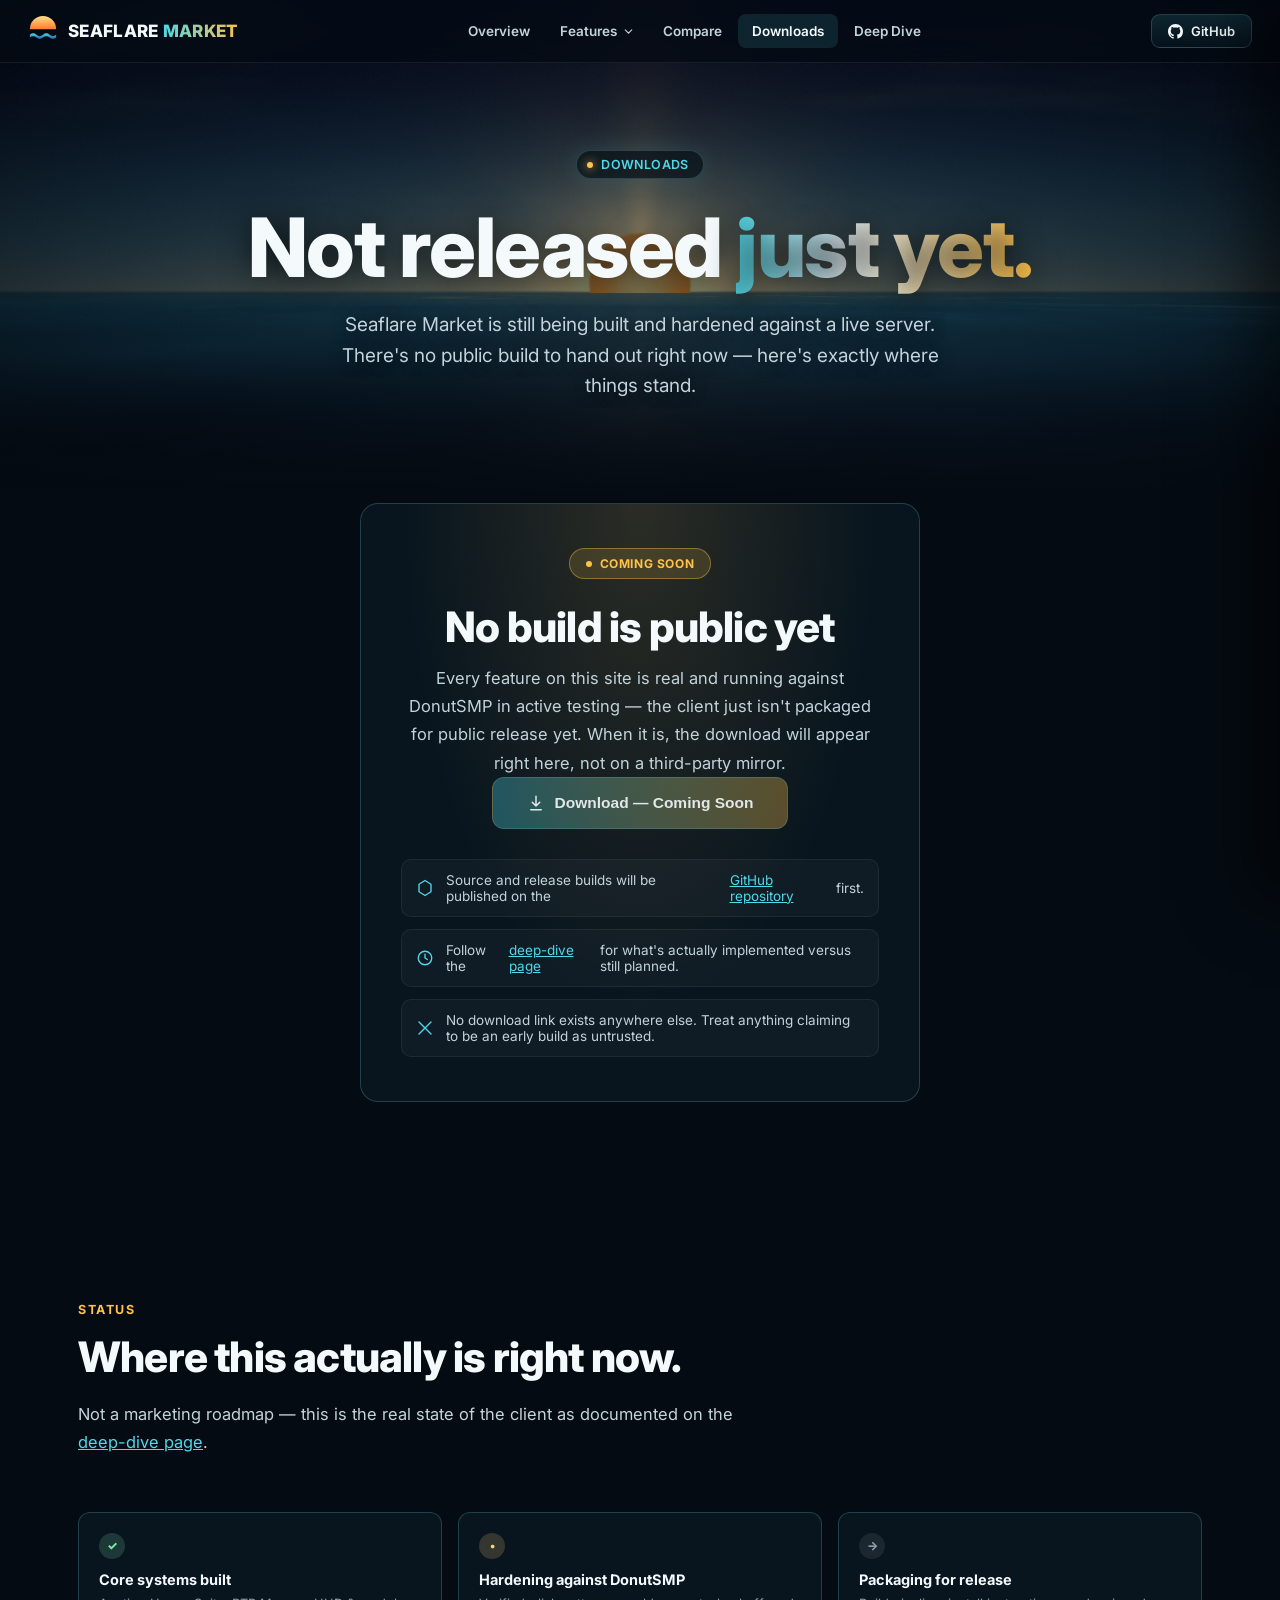
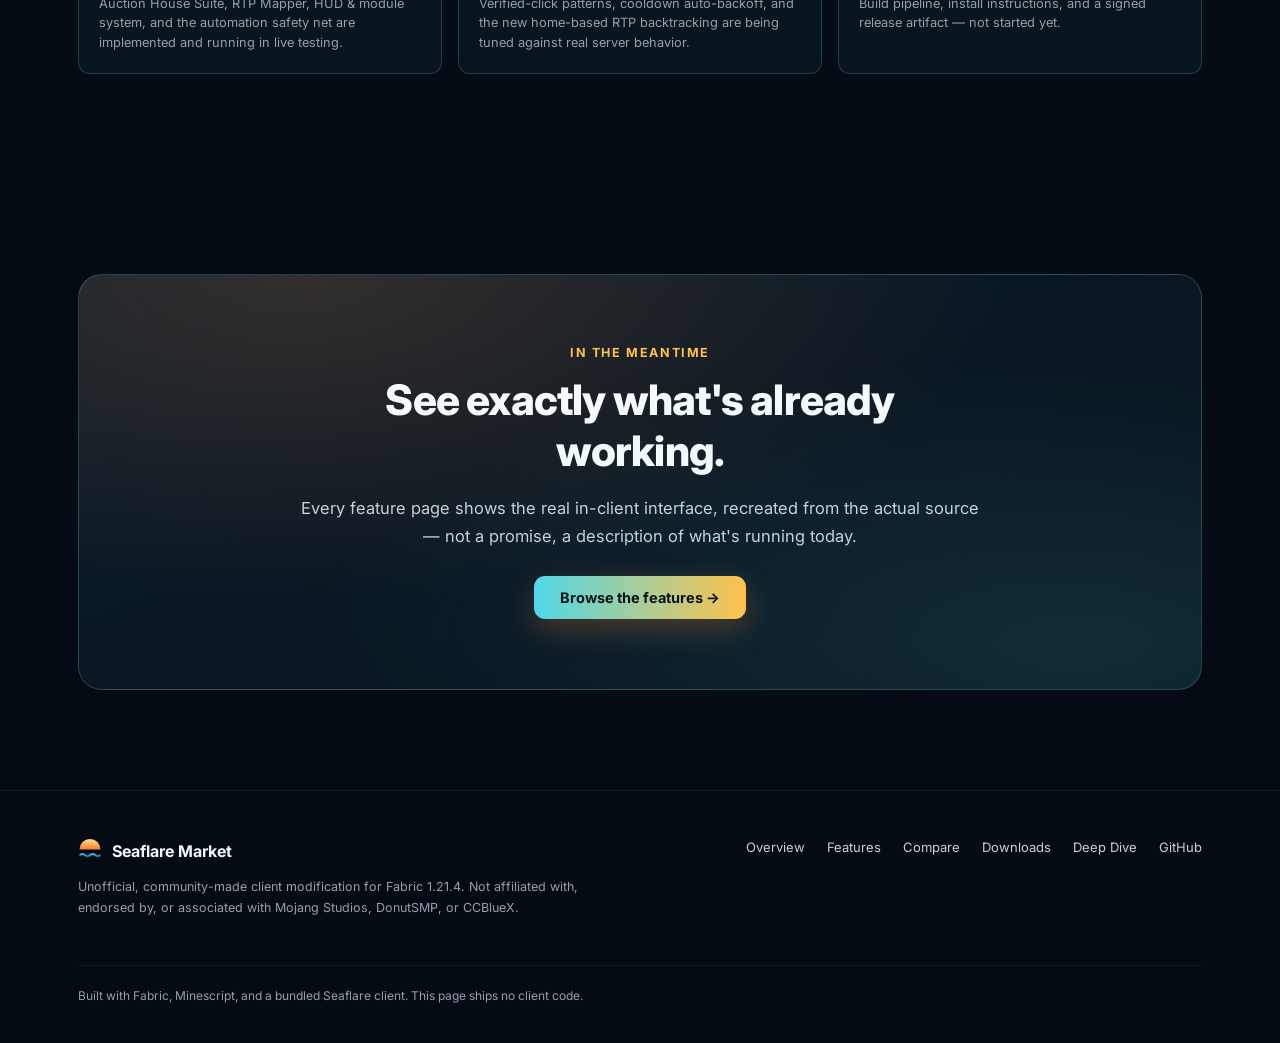
<file: downloads.html>
<!doctype html>
<html lang="en">
<head>
<meta charset="utf-8">
<meta name="viewport" content="width=device-width, initial-scale=1">
<title>Downloads — Seaflare Market</title>
<meta name="description" content="Seaflare Market downloads. Not released yet — the client is still in active development for DonutSMP.">
<link rel="icon" href="data:image/svg+xml,%3Csvg xmlns='http://www.w3.org/2000/svg' viewBox='0 0 64 64'%3E%3Cdefs%3E%3ClinearGradient id='f' x1='0' y1='0' x2='0' y2='1'%3E%3Cstop offset='0' stop-color='%23FFE08A'/%3E%3Cstop offset='1' stop-color='%23FF7A2F'/%3E%3C/linearGradient%3E%3ClinearGradient id='s' x1='0' y1='0' x2='0' y2='1'%3E%3Cstop offset='0' stop-color='%234FD8E8'/%3E%3Cstop offset='1' stop-color='%231B62A6'/%3E%3C/linearGradient%3E%3C/defs%3E%3Cpath d='M14 8 L23 25 L5 25 Z' fill='url(%23f)'/%3E%3Cpath d='M32 2 L38 22 L26 22 Z' fill='url(%23f)'/%3E%3Cpath d='M50 8 L59 25 L41 25 Z' fill='url(%23f)'/%3E%3Cpath d='M4 28 A28 28 0 0 1 60 28 Z' fill='url(%23f)'/%3E%3Cpath d='M4 40 q7 -6 14 0 q7 6 14 0 q7 -6 14 0 q7 6 14 0 v6 q-7 6 -14 0 q-7 -6 -14 0 q-7 6 -14 0 q-7 -6 -14 0 Z' fill='url(%23s)'/%3E%3C/svg%3E">
<link rel="preconnect" href="https://fonts.googleapis.com">
<link rel="preconnect" href="https://fonts.gstatic.com" crossorigin>
<link href="https://fonts.googleapis.com/css2?family=Inter:wght@400;500;600;700;800&family=JetBrains+Mono:wght@500&display=swap" rel="stylesheet">
<link rel="stylesheet" href="assets/site.css">
<style>
  .download-card{
    background:var(--panel);border:1px solid var(--border);border-radius:18px;
    padding:44px 40px;text-align:center;max-width:560px;margin:0 auto;
    position:relative;overflow:hidden;
  }
  .download-card::before{
    content:"";position:absolute;inset:0;z-index:0;
    background:radial-gradient(ellipse at 50% 0%, rgba(255,194,74,.14), transparent 60%);
  }
  .download-card > *{position:relative;z-index:1}
  .soon-badge{
    display:inline-flex;align-items:center;gap:8px;
    padding:7px 16px;border-radius:999px;
    background:rgba(255,194,74,.14);border:1px solid rgba(255,194,74,.4);
    font-size:12px;font-weight:700;letter-spacing:.6px;text-transform:uppercase;color:var(--flare-hot);
    margin-bottom:22px;
  }
  .soon-badge .dot{width:6px;height:6px;border-radius:50%;background:var(--flare-hot);animation:pulse 2s ease-in-out infinite}
  .btn-soon{
    display:inline-flex;align-items:center;gap:10px;
    padding:16px 34px;border-radius:12px;
    font-size:15.5px;font-weight:700;
    background:linear-gradient(90deg,rgba(79,216,232,.35),rgba(255,194,74,.35));
    border:1px solid var(--border);color:var(--text);
    cursor:not-allowed;opacity:.92;
    position:relative;
  }
  .btn-soon svg{width:18px;height:18px}
  .notify-row{
    margin-top:26px;display:flex;gap:10px;justify-content:center;flex-wrap:wrap;
  }
  .channel-list{margin:30px 0 0;padding:0;list-style:none;display:flex;flex-direction:column;gap:12px;text-align:left}
  .channel-list li{
    display:flex;align-items:center;gap:12px;font-size:13.5px;color:var(--text-dim);
    background:rgba(255,255,255,.03);border:1px solid rgba(255,255,255,.06);border-radius:10px;padding:12px 14px;
  }
  .channel-list svg{width:18px;height:18px;flex:none;color:var(--sea-light)}
  .roadmap-grid{display:grid;grid-template-columns:repeat(3,1fr);gap:16px;margin-top:20px}
  @media (max-width:800px){.roadmap-grid{grid-template-columns:1fr}}
  .road-step{
    background:var(--panel);border:1px solid var(--border);border-radius:12px;padding:20px;
    position:relative;
  }
  .road-step .n{
    width:26px;height:26px;border-radius:50%;display:flex;align-items:center;justify-content:center;
    font-size:12px;font-weight:800;margin-bottom:12px;
  }
  .road-step.done .n{background:rgba(127,230,168,.18);color:var(--good)}
  .road-step.active .n{background:rgba(255,210,122,.18);color:var(--warn)}
  .road-step.next .n{background:rgba(255,255,255,.08);color:var(--text-mid)}
  .road-step h4{margin:0 0 6px;font-size:14.5px}
  .road-step p{margin:0;font-size:12.8px;color:var(--text-mid);line-height:1.55}
</style>
</head>
<body>

<canvas id="shader-bg"></canvas>

<header class="nav">
  <a class="brand" href="index.html">
    <svg viewBox="0 0 64 64" xmlns="http://www.w3.org/2000/svg" aria-hidden="true">
      <defs><linearGradient id="nf" x1="0" y1="0" x2="0" y2="1"><stop offset="0" stop-color="#FFE08A"/><stop offset="1" stop-color="#FF7A2F"/></linearGradient>
      <linearGradient id="ns" x1="0" y1="0" x2="0" y2="1"><stop offset="0" stop-color="#4FD8E8"/><stop offset="1" stop-color="#1B62A6"/></linearGradient></defs>
      <path d="M14 8 L23 25 L5 25 Z" fill="url(#nf)"/><path d="M32 2 L38 22 L26 22 Z" fill="url(#nf)"/><path d="M50 8 L59 25 L41 25 Z" fill="url(#nf)"/>
      <path d="M4 28 A28 28 0 0 1 60 28 Z" fill="url(#nf)"/>
      <path d="M4 40 q7 -6 14 0 q7 6 14 0 q7 -6 14 0 q7 6 14 0 v6 q-7 6 -14 0 q-7 -6 -14 0 q-7 6 -14 0 q-7 -6 -14 0 Z" fill="url(#ns)"/>
    </svg>
    <span>SEAFLARE <span class="accent">MARKET</span></span>
  </a>
  <nav class="links">
    <a href="index.html#overview">Overview</a>
    <div class="nav-drop">
      <button type="button">Features <svg viewBox="0 0 24 24" fill="none"><path d="M6 9l6 6 6-6" stroke="currentColor" stroke-width="2" stroke-linecap="round"/></svg></button>
      <div class="nav-drop-panel">
        <a href="feature-auction-house.html"><b>Auction House Suite</b><span>Verified sell automation &amp; arbitrage</span></a>
        <a href="feature-rtp-mapper.html"><b>RTP Mapper</b><span>Region sampling &amp; criteria search</span></a>
        <a href="feature-hud-modules.html"><b>HUD &amp; Module Browser</b><span>Every element, fully configurable</span></a>
        <a href="feature-automation-safety.html"><b>Automation Safety Net</b><span>Panic Mode, Auto Log, Auto Relog</span></a>
        <a href="feature-seaflare.html"><b>Bundled Seaflare</b><span>Combat modules, one ClickGUI</span></a>
      </div>
    </div>
    <a href="compare.html">Compare</a>
    <a href="downloads.html" class="active">Downloads</a>
    <a href="beta.html">Deep Dive</a>
  </nav>
  <button class="nav-toggle" aria-label="Open menu"><svg viewBox="0 0 24 24" fill="none"><path d="M4 6h16M4 12h16M4 18h16" stroke="currentColor" stroke-width="2" stroke-linecap="round"/></svg></button>
  <a class="gh-btn" href="https://github.com/unaveragetech/Seaflare-client-" target="_blank" rel="noopener">
    <svg viewBox="0 0 16 16" fill="currentColor" aria-hidden="true"><path d="M8 0C3.58 0 0 3.58 0 8c0 3.54 2.29 6.53 5.47 7.59.4.07.55-.17.55-.38 0-.19-.01-.82-.01-1.49-2.01.37-2.53-.49-2.69-.94-.09-.23-.48-.94-.82-1.13-.28-.15-.68-.52-.01-.53.63-.01 1.08.58 1.23.82.72 1.21 1.87.87 2.33.66.07-.52.28-.87.51-1.07-1.78-.2-3.64-.89-3.64-3.95 0-.87.31-1.59.82-2.15-.08-.2-.36-1.02.08-2.12 0 0 .67-.21 2.2.82.64-.18 1.32-.27 2-.27s1.36.09 2 .27c1.53-1.04 2.2-.82 2.2-.82.44 1.1.16 1.92.08 2.12.51.56.82 1.27.82 2.15 0 3.07-1.87 3.75-3.65 3.95.29.25.54.73.54 1.48 0 1.07-.01 1.93-.01 2.2 0 .21.15.46.55.38A8.01 8.01 0 0 0 16 8c0-4.42-3.58-8-8-8Z"/></svg>
    GitHub
  </a>
</header>

<div class="nav-scrim"></div>
<nav class="mobile-nav">
  <a href="index.html">Home</a>
  <div class="m-label">Features</div>
  <a href="feature-auction-house.html">Auction House Suite</a>
  <a href="feature-rtp-mapper.html">RTP Mapper</a>
  <a href="feature-hud-modules.html">HUD &amp; Module Browser</a>
  <a href="feature-automation-safety.html">Automation Safety Net</a>
  <a href="feature-seaflare.html">Bundled Seaflare</a>
  <div class="m-label">More</div>
  <a href="compare.html">Compare</a>
  <a href="downloads.html" class="active">Downloads</a>
  <a href="beta.html">Deep Dive / Beta</a>
  <a href="https://github.com/unaveragetech/Seaflare-client-" target="_blank" rel="noopener">GitHub</a>
</nav>

<main>
  <section class="hero page">
    <div class="hero-inner">
      <div class="kicker"><span class="dot"></span> Downloads</div>
      <h1 class="title">Not released <span class="g">just yet.</span></h1>
      <p class="subtitle">Seaflare Market is still being built and hardened against a live server.
        There's no public build to hand out right now — here's exactly where things stand.</p>
    </div>
  </section>

  <section style="padding-top:0">
    <div class="wrap">
      <div class="download-card reveal">
        <div class="soon-badge"><span class="dot"></span> Coming soon</div>
        <h2 class="h" style="margin:0 0 12px;justify-content:center">No build is public yet</h2>
        <p class="lead" style="margin:0 auto">Every feature on this site is real and running against DonutSMP
          in active testing — the client just isn't packaged for public release yet. When it is,
          the download will appear right here, not on a third-party mirror.</p>

        <button class="btn-soon" type="button" disabled aria-disabled="true">
          <svg viewBox="0 0 24 24" fill="none"><path d="M12 3v13m0 0l-5-5m5 5l5-5M5 21h14" stroke="currentColor" stroke-width="2" stroke-linecap="round" stroke-linejoin="round"/></svg>
          Download — Coming Soon
        </button>

        <ul class="channel-list">
          <li>
            <svg viewBox="0 0 24 24" fill="none"><path d="M12 2 L20 7 L20 17 L12 22 L4 17 L4 7 Z" stroke="currentColor" stroke-width="1.8" stroke-linejoin="round"/></svg>
            Source and release builds will be published on the <a href="https://github.com/unaveragetech/Seaflare-client-" target="_blank" rel="noopener" style="color:var(--sea-light)">GitHub repository</a> first.
          </li>
          <li>
            <svg viewBox="0 0 24 24" fill="none"><circle cx="12" cy="12" r="9" stroke="currentColor" stroke-width="1.8"/><path d="M12 7v5l3.2 2" stroke="currentColor" stroke-width="1.8" stroke-linecap="round"/></svg>
            Follow the <a href="beta.html" style="color:var(--sea-light)">deep-dive page</a> for what's actually implemented versus still planned.
          </li>
          <li>
            <svg viewBox="0 0 24 24" fill="none"><path d="M4 4l16 16M20 4L4 20" stroke="currentColor" stroke-width="1.8" stroke-linecap="round"/></svg>
            No download link exists anywhere else. Treat anything claiming to be an early build as untrusted.
          </li>
        </ul>
      </div>
    </div>
  </section>

  <section>
    <div class="wrap">
      <div class="section-head reveal">
        <div class="eyebrow">Status</div>
        <h2 class="h">Where this actually is right now.</h2>
        <p class="lead">Not a marketing roadmap — this is the real state of the client as documented on the
          <a href="beta.html" style="color:var(--sea-light)">deep-dive page</a>.</p>
      </div>
      <div class="roadmap-grid reveal">
        <div class="road-step done">
          <div class="n">✓</div>
          <h4>Core systems built</h4>
          <p>Auction House Suite, RTP Mapper, HUD &amp; module system, and the automation safety net are implemented and running in live testing.</p>
        </div>
        <div class="road-step active">
          <div class="n">•</div>
          <h4>Hardening against DonutSMP</h4>
          <p>Verified-click patterns, cooldown auto-backoff, and the new home-based RTP backtracking are being tuned against real server behavior.</p>
        </div>
        <div class="road-step next">
          <div class="n">→</div>
          <h4>Packaging for release</h4>
          <p>Build pipeline, install instructions, and a signed release artifact — not started yet.</p>
        </div>
      </div>
    </div>
  </section>

  <section>
    <div class="wrap">
      <div class="focus-section reveal">
        <div class="focus-grid" style="grid-template-columns:1fr;text-align:center">
          <div>
            <div class="eyebrow" style="justify-content:center;display:flex">In the meantime</div>
            <h2 class="h" style="margin-left:auto;margin-right:auto">See exactly what's already working.</h2>
            <p class="lead" style="margin-left:auto;margin-right:auto">Every feature page shows the real
              in-client interface, recreated from the actual source — not a promise, a description of
              what's running today.</p>
            <a href="index.html#features" class="btn btn-primary" style="margin-top:26px">Browse the features →</a>
          </div>
        </div>
      </div>
    </div>
  </section>
</main>

<footer>
  <div class="wrap">
    <div class="foot-grid">
      <div>
        <div class="foot-brand">
          <svg viewBox="0 0 64 64" xmlns="http://www.w3.org/2000/svg" aria-hidden="true">
            <defs><linearGradient id="ff" x1="0" y1="0" x2="0" y2="1"><stop offset="0" stop-color="#FFE08A"/><stop offset="1" stop-color="#FF7A2F"/></linearGradient>
            <linearGradient id="fs" x1="0" y1="0" x2="0" y2="1"><stop offset="0" stop-color="#4FD8E8"/><stop offset="1" stop-color="#1B62A6"/></linearGradient></defs>
            <path d="M14 8 L23 25 L5 25 Z" fill="url(#ff)"/><path d="M32 2 L38 22 L26 22 Z" fill="url(#ff)"/><path d="M50 8 L59 25 L41 25 Z" fill="url(#ff)"/>
            <path d="M4 28 A28 28 0 0 1 60 28 Z" fill="url(#ff)"/>
            <path d="M4 40 q7 -6 14 0 q7 6 14 0 q7 -6 14 0 q7 6 14 0 v6 q-7 6 -14 0 q-7 -6 -14 0 q-7 6 -14 0 q-7 -6 -14 0 Z" fill="url(#fs)"/>
          </svg>
          <span>Seaflare Market</span>
        </div>
        <p class="disclaimer">Unofficial, community-made client modification for Fabric 1.21.4. Not affiliated with, endorsed by,
          or associated with Mojang Studios, DonutSMP, or CCBlueX.</p>
      </div>
      <div class="foot-links">
        <a href="index.html#overview">Overview</a>
        <a href="index.html#features">Features</a>
        <a href="compare.html">Compare</a>
        <a href="downloads.html">Downloads</a>
        <a href="beta.html">Deep Dive</a>
        <a href="https://github.com/unaveragetech/Seaflare-client-" target="_blank" rel="noopener">GitHub</a>
      </div>
    </div>
    <div class="foot-bottom">Built with Fabric, Minescript, and a bundled Seaflare client. This page ships no client code.</div>
  </div>
</footer>

<script src="assets/site.js"></script>
</body>
</html>
</file>
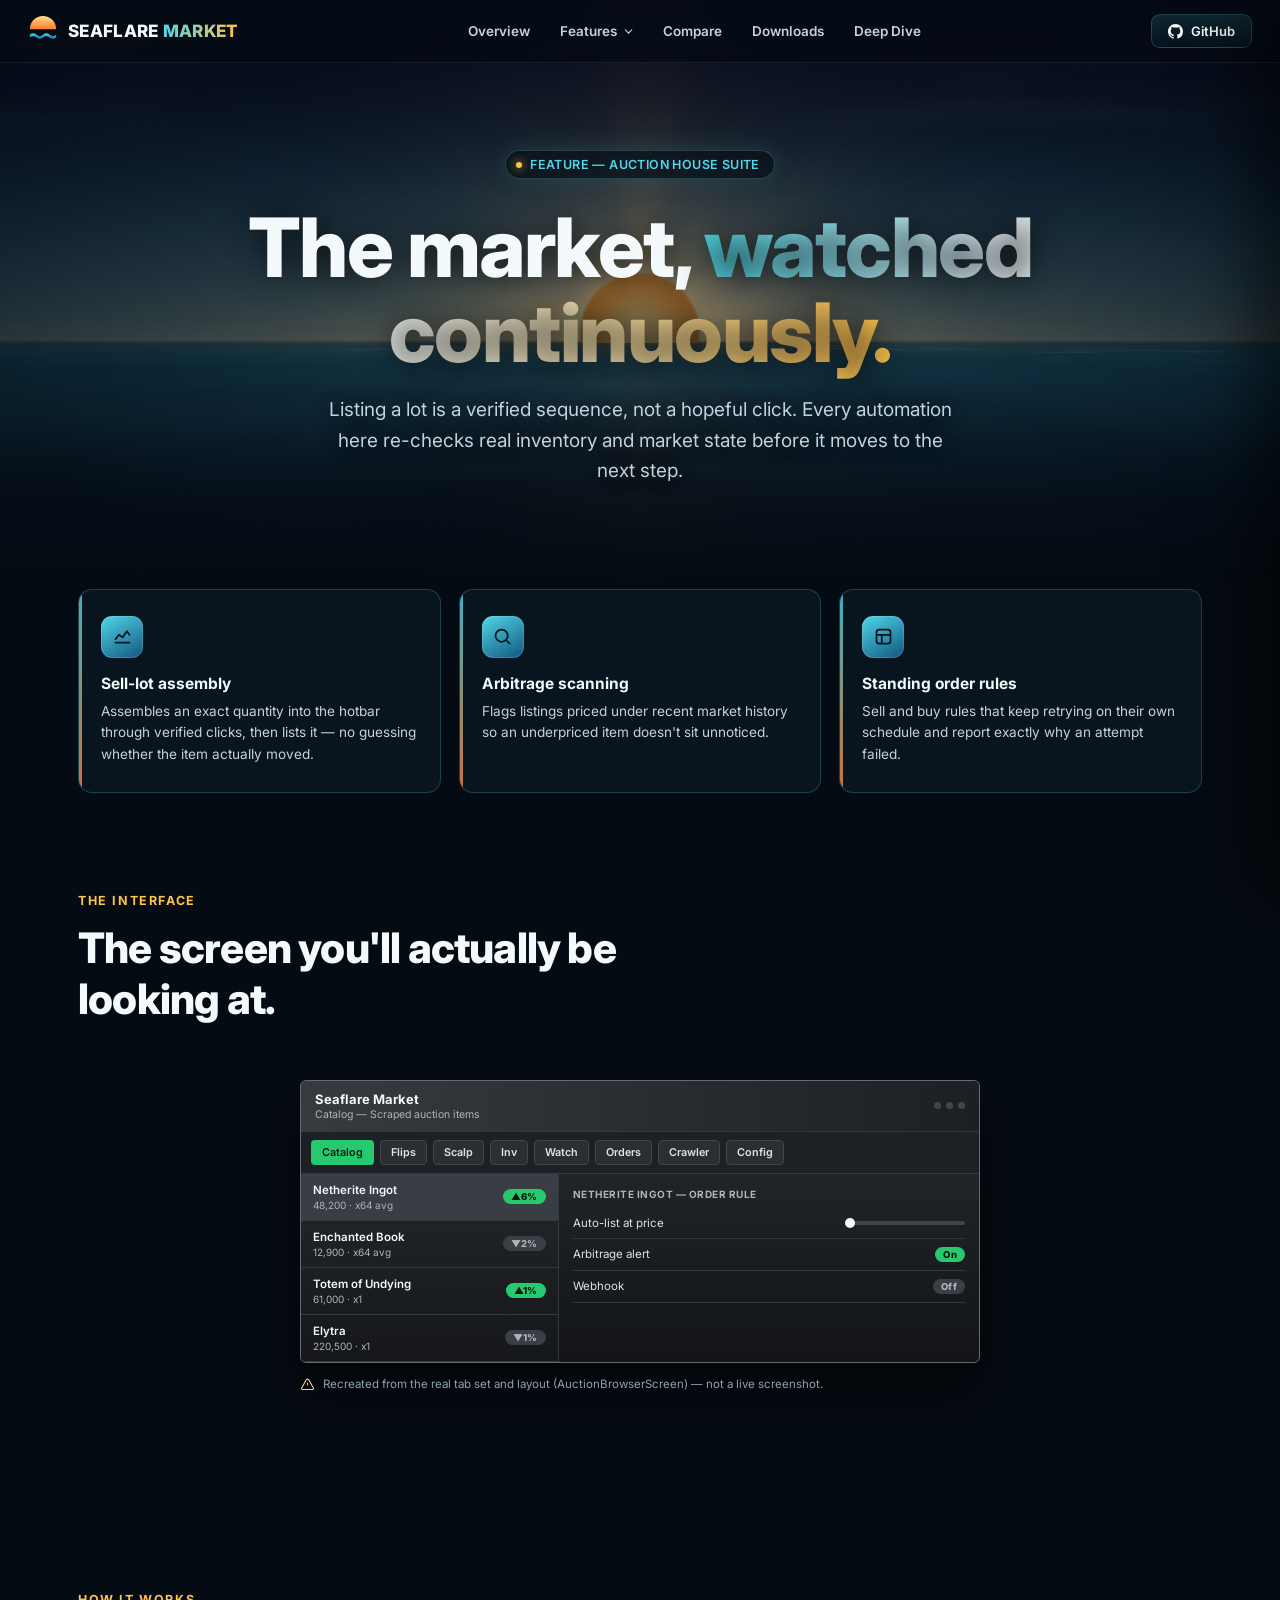
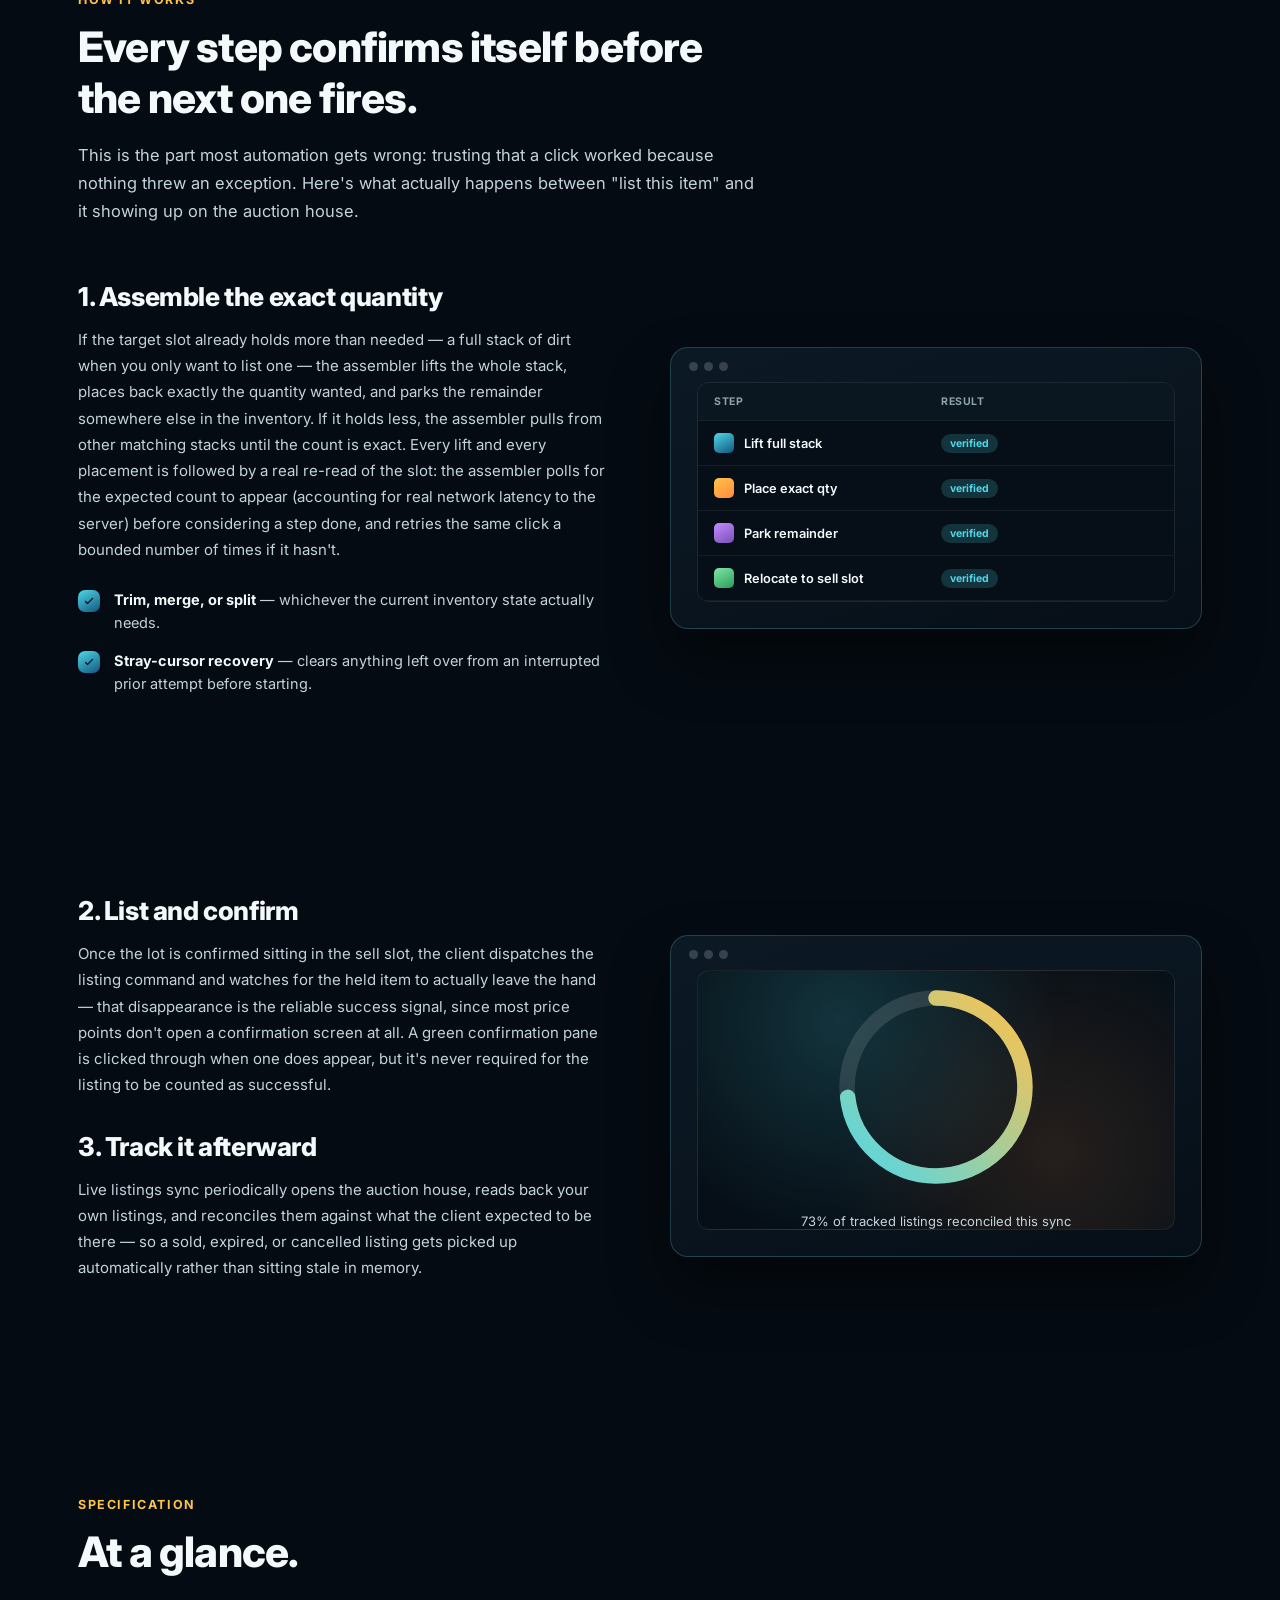
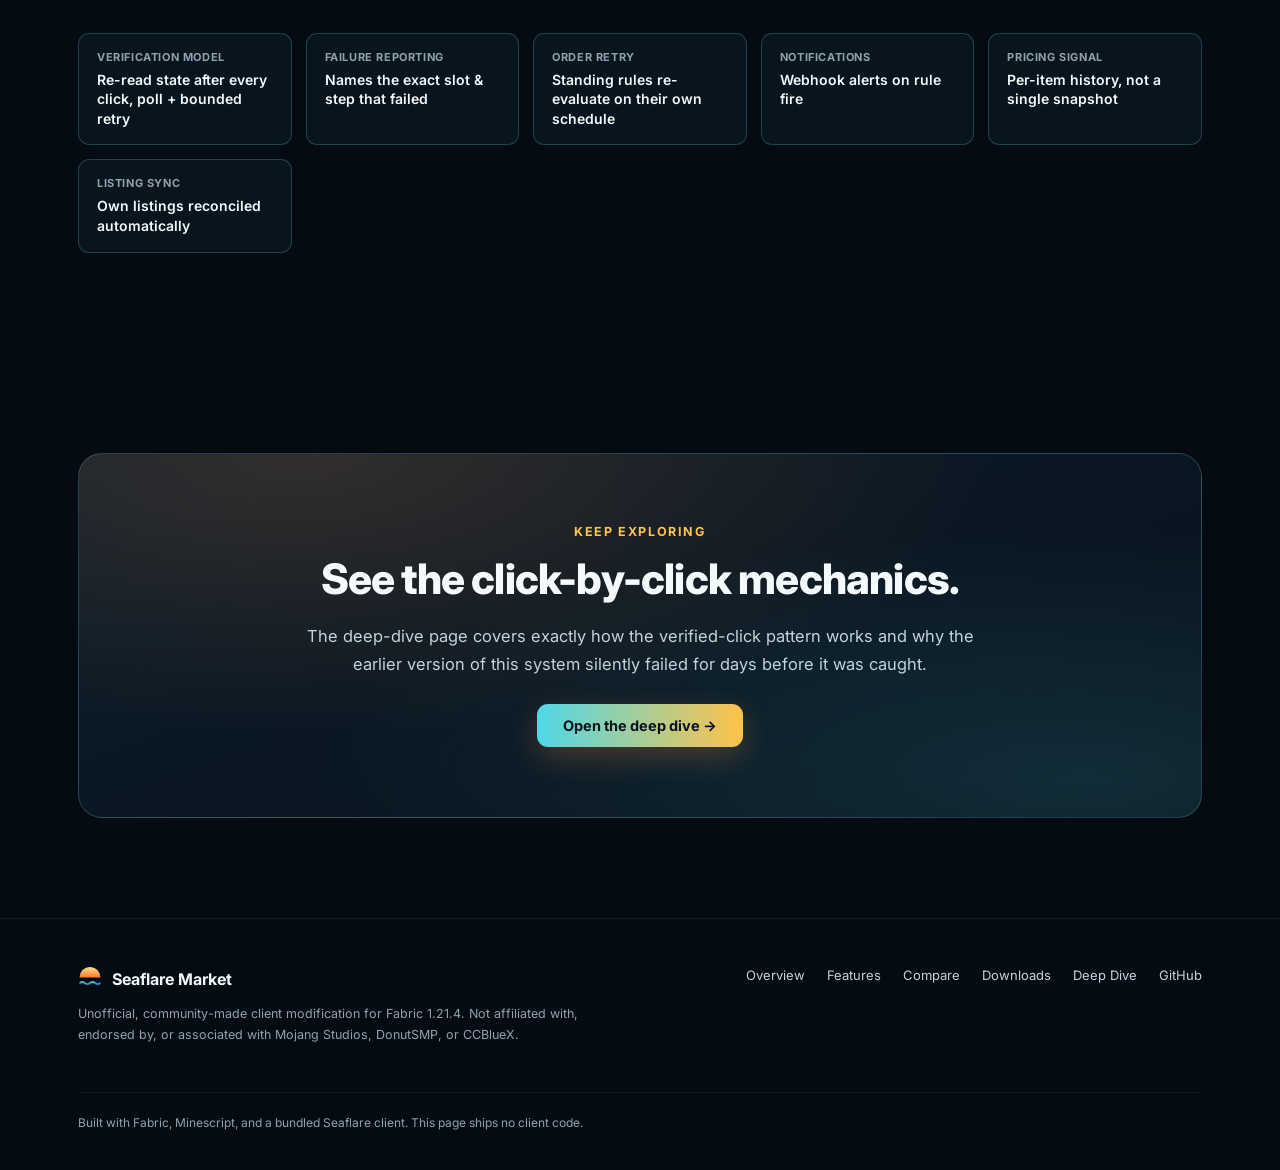
<file: feature-auction-house.html>
<!doctype html>
<html lang="en">
<head>
<meta charset="utf-8">
<meta name="viewport" content="width=device-width, initial-scale=1">
<title>Auction House Suite — Seaflare Market</title>
<meta name="description" content="Verified sell-lot automation, arbitrage scanning, live listings sync, and standing order rules for DonutSMP's auction house.">
<link rel="icon" href="data:image/svg+xml,%3Csvg xmlns='http://www.w3.org/2000/svg' viewBox='0 0 64 64'%3E%3Cdefs%3E%3ClinearGradient id='f' x1='0' y1='0' x2='0' y2='1'%3E%3Cstop offset='0' stop-color='%23FFE08A'/%3E%3Cstop offset='1' stop-color='%23FF7A2F'/%3E%3C/linearGradient%3E%3ClinearGradient id='s' x1='0' y1='0' x2='0' y2='1'%3E%3Cstop offset='0' stop-color='%234FD8E8'/%3E%3Cstop offset='1' stop-color='%231B62A6'/%3E%3C/linearGradient%3E%3C/defs%3E%3Cpath d='M14 8 L23 25 L5 25 Z' fill='url(%23f)'/%3E%3Cpath d='M32 2 L38 22 L26 22 Z' fill='url(%23f)'/%3E%3Cpath d='M50 8 L59 25 L41 25 Z' fill='url(%23f)'/%3E%3Cpath d='M4 28 A28 28 0 0 1 60 28 Z' fill='url(%23f)'/%3E%3Cpath d='M4 40 q7 -6 14 0 q7 6 14 0 q7 -6 14 0 q7 6 14 0 v6 q-7 6 -14 0 q-7 -6 -14 0 q-7 6 -14 0 q-7 -6 -14 0 Z' fill='url(%23s)'/%3E%3C/svg%3E">
<link rel="preconnect" href="https://fonts.googleapis.com">
<link rel="preconnect" href="https://fonts.gstatic.com" crossorigin>
<link href="https://fonts.googleapis.com/css2?family=Inter:wght@400;500;600;700;800&family=JetBrains+Mono:wght@500&display=swap" rel="stylesheet">
<link rel="stylesheet" href="assets/site.css">
</head>
<body>

<canvas id="shader-bg"></canvas>

<header class="nav">
  <a class="brand" href="index.html">
    <svg viewBox="0 0 64 64" xmlns="http://www.w3.org/2000/svg" aria-hidden="true">
      <defs><linearGradient id="nf" x1="0" y1="0" x2="0" y2="1"><stop offset="0" stop-color="#FFE08A"/><stop offset="1" stop-color="#FF7A2F"/></linearGradient>
      <linearGradient id="ns" x1="0" y1="0" x2="0" y2="1"><stop offset="0" stop-color="#4FD8E8"/><stop offset="1" stop-color="#1B62A6"/></linearGradient></defs>
      <path d="M14 8 L23 25 L5 25 Z" fill="url(#nf)"/><path d="M32 2 L38 22 L26 22 Z" fill="url(#nf)"/><path d="M50 8 L59 25 L41 25 Z" fill="url(#nf)"/>
      <path d="M4 28 A28 28 0 0 1 60 28 Z" fill="url(#nf)"/>
      <path d="M4 40 q7 -6 14 0 q7 6 14 0 q7 -6 14 0 q7 6 14 0 v6 q-7 6 -14 0 q-7 -6 -14 0 q-7 6 -14 0 q-7 -6 -14 0 Z" fill="url(#ns)"/>
    </svg>
    <span>SEAFLARE <span class="accent">MARKET</span></span>
  </a>
  <nav class="links">
    <a href="index.html#overview">Overview</a>
    <div class="nav-drop">
      <button type="button">Features <svg viewBox="0 0 24 24" fill="none"><path d="M6 9l6 6 6-6" stroke="currentColor" stroke-width="2" stroke-linecap="round"/></svg></button>
      <div class="nav-drop-panel">
        <a href="feature-auction-house.html"><b>Auction House Suite</b><span>Verified sell automation &amp; arbitrage</span></a>
        <a href="feature-rtp-mapper.html"><b>RTP Mapper</b><span>Region sampling &amp; criteria search</span></a>
        <a href="feature-hud-modules.html"><b>HUD &amp; Module Browser</b><span>Every element, fully configurable</span></a>
        <a href="feature-automation-safety.html"><b>Automation Safety Net</b><span>Panic Mode, Auto Log, Auto Relog</span></a>
        <a href="feature-seaflare.html"><b>Bundled Seaflare</b><span>Combat modules, one ClickGUI</span></a>
      </div>
    </div>
    <a href="compare.html">Compare</a>
    <a href="downloads.html">Downloads</a>
    <a href="beta.html">Deep Dive</a>
  </nav>
  <button class="nav-toggle" aria-label="Open menu"><svg viewBox="0 0 24 24" fill="none"><path d="M4 6h16M4 12h16M4 18h16" stroke="currentColor" stroke-width="2" stroke-linecap="round"/></svg></button>
  <a class="gh-btn" href="https://github.com/unaveragetech/Seaflare-client-" target="_blank" rel="noopener">
    <svg viewBox="0 0 16 16" fill="currentColor" aria-hidden="true"><path d="M8 0C3.58 0 0 3.58 0 8c0 3.54 2.29 6.53 5.47 7.59.4.07.55-.17.55-.38 0-.19-.01-.82-.01-1.49-2.01.37-2.53-.49-2.69-.94-.09-.23-.48-.94-.82-1.13-.28-.15-.68-.52-.01-.53.63-.01 1.08.58 1.23.82.72 1.21 1.87.87 2.33.66.07-.52.28-.87.51-1.07-1.78-.2-3.64-.89-3.64-3.95 0-.87.31-1.59.82-2.15-.08-.2-.36-1.02.08-2.12 0 0 .67-.21 2.2.82.64-.18 1.32-.27 2-.27s1.36.09 2 .27c1.53-1.04 2.2-.82 2.2-.82.44 1.1.16 1.92.08 2.12.51.56.82 1.27.82 2.15 0 3.07-1.87 3.75-3.65 3.95.29.25.54.73.54 1.48 0 1.07-.01 1.93-.01 2.2 0 .21.15.46.55.38A8.01 8.01 0 0 0 16 8c0-4.42-3.58-8-8-8Z"/></svg>
    GitHub
  </a>
</header>

<div class="nav-scrim"></div>
<nav class="mobile-nav">
  <a href="index.html">Home</a>
  <div class="m-label">Features</div>
  <a href="feature-auction-house.html" class="active">Auction House Suite</a>
  <a href="feature-rtp-mapper.html">RTP Mapper</a>
  <a href="feature-hud-modules.html">HUD &amp; Module Browser</a>
  <a href="feature-automation-safety.html">Automation Safety Net</a>
  <a href="feature-seaflare.html">Bundled Seaflare</a>
  <div class="m-label">More</div>
  <a href="compare.html">Compare</a>
  <a href="downloads.html">Downloads</a>
  <a href="beta.html">Deep Dive / Beta</a>
  <a href="https://github.com/unaveragetech/Seaflare-client-" target="_blank" rel="noopener">GitHub</a>
</nav>

<main>
  <section class="hero page">
    <div class="hero-inner">
      <div class="kicker"><span class="dot"></span> Feature — Auction House Suite</div>
      <h1 class="title">The market, <span class="g">watched continuously.</span></h1>
      <p class="subtitle">Listing a lot is a verified sequence, not a hopeful click. Every automation
        here re-checks real inventory and market state before it moves to the next step.</p>
    </div>
  </section>

  <section style="padding-top:0">
    <div class="wrap">
      <div class="grid3 reveal">
        <div class="card">
          <div class="icon"><svg viewBox="0 0 24 24" fill="none"><path d="M4 19h16M4 15l4-5 4 3 5-7 3 4" stroke="#08141c" stroke-width="2" stroke-linecap="round" stroke-linejoin="round"/></svg></div>
          <h3>Sell-lot assembly</h3>
          <p>Assembles an exact quantity into the hotbar through verified clicks, then lists it — no guessing whether the item actually moved.</p>
        </div>
        <div class="card">
          <div class="icon"><svg viewBox="0 0 24 24" fill="none"><circle cx="11" cy="11" r="7" stroke="#08141c" stroke-width="2"/><path d="M20 20l-4-4" stroke="#08141c" stroke-width="2" stroke-linecap="round"/></svg></div>
          <h3>Arbitrage scanning</h3>
          <p>Flags listings priced under recent market history so an underpriced item doesn't sit unnoticed.</p>
        </div>
        <div class="card">
          <div class="icon"><svg viewBox="0 0 24 24" fill="none"><rect x="4" y="4" width="16" height="16" rx="3" stroke="#08141c" stroke-width="2"/><path d="M4 10h16M10 10v10" stroke="#08141c" stroke-width="2"/></svg></div>
          <h3>Standing order rules</h3>
          <p>Sell and buy rules that keep retrying on their own schedule and report exactly why an attempt failed.</p>
        </div>
      </div>
    </div>
  </section>

  <section style="padding-top:0">
    <div class="wrap">
      <div class="section-head reveal">
        <div class="eyebrow">The interface</div>
        <h2 class="h">The screen you'll actually be looking at.</h2>
      </div>
      <div class="gui-mock reveal" style="max-width:680px;margin:0 auto">
        <div class="gui-header">
          <div><div class="title">Seaflare Market</div><div class="sub">Catalog — Scraped auction items</div></div>
          <div class="gui-dots"><span></span><span></span><span></span></div>
        </div>
        <div class="gui-toolbar">
          <span class="gui-btn primary">Catalog</span><span class="gui-btn">Flips</span><span class="gui-btn">Scalp</span>
          <span class="gui-btn">Inv</span><span class="gui-btn">Watch</span><span class="gui-btn">Orders</span>
          <span class="gui-btn">Crawler</span><span class="gui-btn">Config</span>
        </div>
        <div class="gui-body">
          <div class="gui-sidebar">
            <div class="gui-list-row selected"><div><div class="name">Netherite Ingot</div><div class="meta">48,200 · x64 avg</div></div><span class="gui-pill on">▲6%</span></div>
            <div class="gui-list-row"><div><div class="name">Enchanted Book</div><div class="meta">12,900 · x64 avg</div></div><span class="gui-pill off">▼2%</span></div>
            <div class="gui-list-row"><div><div class="name">Totem of Undying</div><div class="meta">61,000 · x1</div></div><span class="gui-pill on">▲1%</span></div>
            <div class="gui-list-row"><div><div class="name">Elytra</div><div class="meta">220,500 · x1</div></div><span class="gui-pill off">▼1%</span></div>
          </div>
          <div class="gui-main">
            <div class="gui-row-label">Netherite Ingot — order rule</div>
            <div class="gui-setting-row"><span class="label">Auto-list at price</span><span class="gui-slider"></span></div>
            <div class="gui-setting-row"><span class="label">Arbitrage alert</span><span class="gui-pill on">On</span></div>
            <div class="gui-setting-row"><span class="label">Webhook</span><span class="gui-pill off">Off</span></div>
          </div>
        </div>
      </div>
      <div class="gui-caption reveal" style="max-width:680px;margin-left:auto;margin-right:auto">
        <svg viewBox="0 0 24 24" fill="none"><path d="M12 9v4M12 17h.01M10.3 3.9L2.6 17.5a1.6 1.6 0 0 0 1.4 2.4h16a1.6 1.6 0 0 0 1.4-2.4L13.7 3.9a1.6 1.6 0 0 0-2.8 0Z" stroke="currentColor" stroke-width="1.7" stroke-linejoin="round"/></svg>
        Recreated from the real tab set and layout (AuctionBrowserScreen) — not a live screenshot.
      </div>
    </div>
  </section>

  <section>
    <div class="wrap">
      <div class="section-head reveal">
        <div class="eyebrow">How it works</div>
        <h2 class="h">Every step confirms itself before the next one fires.</h2>
        <p class="lead">This is the part most automation gets wrong: trusting that a click worked because
          nothing threw an exception. Here's what actually happens between "list this item" and it
          showing up on the auction house.</p>
      </div>

      <div class="spotlight reveal">
        <div>
          <h3 class="h3">1. Assemble the exact quantity</h3>
          <p style="font-size:15px;line-height:1.75;color:var(--text-dim)">If the target slot already
            holds more than needed — a full stack of dirt when you only want to list one — the assembler
            lifts the whole stack, places back exactly the quantity wanted, and parks the remainder
            somewhere else in the inventory. If it holds less, the assembler pulls from other matching
            stacks until the count is exact. Every lift and every placement is followed by a real
            re-read of the slot: the assembler polls for the expected count to appear (accounting for
            real network latency to the server) before considering a step done, and retries the same
            click a bounded number of times if it hasn't.</p>
          <ul class="feat-list">
            <li><span class="tick"><svg viewBox="0 0 24 24" fill="none"><path d="M5 13l4 4L19 7" stroke="#08141c" stroke-width="2.4" stroke-linecap="round" stroke-linejoin="round"/></svg></span><span class="t"><b>Trim, merge, or split</b> — whichever the current inventory state actually needs.</span></li>
            <li><span class="tick"><svg viewBox="0 0 24 24" fill="none"><path d="M5 13l4 4L19 7" stroke="#08141c" stroke-width="2.4" stroke-linecap="round" stroke-linejoin="round"/></svg></span><span class="t"><b>Stray-cursor recovery</b> — clears anything left over from an interrupted prior attempt before starting.</span></li>
          </ul>
        </div>
        <div class="visual">
          <div class="dots"><span></span><span></span><span></span></div>
          <div class="ah-mock" style="margin-top:8px">
            <div class="ah-row head" style="grid-template-columns:1fr 1fr"><span>Step</span><span>Result</span></div>
            <div class="ah-row" style="grid-template-columns:1fr 1fr"><span class="name"><span class="swatch" style="background:linear-gradient(150deg,var(--sea-light),var(--sea-deep))"></span>Lift full stack</span><span class="pill">verified</span></div>
            <div class="ah-row" style="grid-template-columns:1fr 1fr"><span class="name"><span class="swatch" style="background:linear-gradient(150deg,var(--flare-hot),var(--flare))"></span>Place exact qty</span><span class="pill">verified</span></div>
            <div class="ah-row" style="grid-template-columns:1fr 1fr"><span class="name"><span class="swatch" style="background:linear-gradient(150deg,#c58bff,#7a4fb8)"></span>Park remainder</span><span class="pill">verified</span></div>
            <div class="ah-row" style="grid-template-columns:1fr 1fr"><span class="name"><span class="swatch" style="background:linear-gradient(150deg,var(--good),#2c9c58)"></span>Relocate to sell slot</span><span class="pill">verified</span></div>
          </div>
        </div>
      </div>
    </div>
  </section>

  <section>
    <div class="wrap">
      <div class="spotlight rev reveal">
        <div>
          <h3 class="h3">2. List and confirm</h3>
          <p style="font-size:15px;line-height:1.75;color:var(--text-dim)">Once the lot is confirmed
            sitting in the sell slot, the client dispatches the listing command and watches for the
            held item to actually leave the hand — that disappearance is the reliable success signal,
            since most price points don't open a confirmation screen at all. A green confirmation pane
            is clicked through when one does appear, but it's never required for the listing to be
            counted as successful.</p>
          <h3 class="h3" style="margin-top:32px">3. Track it afterward</h3>
          <p style="font-size:15px;line-height:1.75;color:var(--text-dim)">Live listings sync periodically
            opens the auction house, reads back your own listings, and reconciles them against what the
            client expected to be there — so a sold, expired, or cancelled listing gets picked up
            automatically rather than sitting stale in memory.</p>
        </div>
        <div class="visual">
          <div class="dots"><span></span><span></span><span></span></div>
          <div class="scatter" style="margin-top:8px;display:flex;align-items:center;justify-content:center;flex-direction:column;gap:10px">
            <svg viewBox="0 0 120 120" width="90" height="90"><circle cx="60" cy="60" r="46" fill="none" stroke="rgba(255,255,255,.12)" stroke-width="8"/><circle cx="60" cy="60" r="46" fill="none" stroke="url(#pg)" stroke-width="8" stroke-dasharray="211 289" stroke-linecap="round" transform="rotate(-90 60 60)"/><defs><linearGradient id="pg" x1="0" y1="0" x2="1" y2="1"><stop offset="0" stop-color="#4FD8E8"/><stop offset="1" stop-color="#FFC24A"/></linearGradient></defs></svg>
            <div style="font-size:13px;color:var(--text-dim)">73% of tracked listings reconciled this sync</div>
          </div>
        </div>
      </div>
    </div>
  </section>

  <section>
    <div class="wrap">
      <div class="section-head reveal">
        <div class="eyebrow">Specification</div>
        <h2 class="h">At a glance.</h2>
      </div>
      <div class="spec-grid reveal">
        <div class="spec"><div class="k">Verification model</div><div class="v">Re-read state after every click, poll + bounded retry</div></div>
        <div class="spec"><div class="k">Failure reporting</div><div class="v">Names the exact slot &amp; step that failed</div></div>
        <div class="spec"><div class="k">Order retry</div><div class="v">Standing rules re-evaluate on their own schedule</div></div>
        <div class="spec"><div class="k">Notifications</div><div class="v">Webhook alerts on rule fire</div></div>
        <div class="spec"><div class="k">Pricing signal</div><div class="v">Per-item history, not a single snapshot</div></div>
        <div class="spec"><div class="k">Listing sync</div><div class="v">Own listings reconciled automatically</div></div>
      </div>
    </div>
  </section>

  <section>
    <div class="wrap">
      <div class="focus-section reveal">
        <div class="focus-grid" style="grid-template-columns:1fr;text-align:center">
          <div>
            <div class="eyebrow" style="justify-content:center;display:flex">Keep exploring</div>
            <h2 class="h" style="margin-left:auto;margin-right:auto">See the click-by-click mechanics.</h2>
            <p class="lead" style="margin-left:auto;margin-right:auto">The deep-dive page covers exactly
              how the verified-click pattern works and why the earlier version of this system silently
              failed for days before it was caught.</p>
            <a href="beta.html#auction-house" class="btn btn-primary" style="margin-top:26px">Open the deep dive →</a>
          </div>
        </div>
      </div>
    </div>
  </section>
</main>

<footer>
  <div class="wrap">
    <div class="foot-grid">
      <div>
        <div class="foot-brand">
          <svg viewBox="0 0 64 64" xmlns="http://www.w3.org/2000/svg" aria-hidden="true">
            <defs><linearGradient id="ff" x1="0" y1="0" x2="0" y2="1"><stop offset="0" stop-color="#FFE08A"/><stop offset="1" stop-color="#FF7A2F"/></linearGradient>
            <linearGradient id="fs" x1="0" y1="0" x2="0" y2="1"><stop offset="0" stop-color="#4FD8E8"/><stop offset="1" stop-color="#1B62A6"/></linearGradient></defs>
            <path d="M14 8 L23 25 L5 25 Z" fill="url(#ff)"/><path d="M32 2 L38 22 L26 22 Z" fill="url(#ff)"/><path d="M50 8 L59 25 L41 25 Z" fill="url(#ff)"/>
            <path d="M4 28 A28 28 0 0 1 60 28 Z" fill="url(#ff)"/>
            <path d="M4 40 q7 -6 14 0 q7 6 14 0 q7 -6 14 0 q7 6 14 0 v6 q-7 6 -14 0 q-7 -6 -14 0 q-7 6 -14 0 q-7 -6 -14 0 Z" fill="url(#fs)"/>
          </svg>
          <span>Seaflare Market</span>
        </div>
        <p class="disclaimer">Unofficial, community-made client modification for Fabric 1.21.4. Not affiliated with, endorsed by,
          or associated with Mojang Studios, DonutSMP, or CCBlueX.</p>
      </div>
      <div class="foot-links">
        <a href="index.html#overview">Overview</a>
        <a href="index.html#features">Features</a>
        <a href="compare.html">Compare</a>
        <a href="downloads.html">Downloads</a>
    <a href="beta.html">Deep Dive</a>
        <a href="https://github.com/unaveragetech/Seaflare-client-" target="_blank" rel="noopener">GitHub</a>
      </div>
    </div>
    <div class="foot-bottom">Built with Fabric, Minescript, and a bundled Seaflare client. This page ships no client code.</div>
  </div>
</footer>

<script src="assets/site.js"></script>
</body>
</html>
</file>
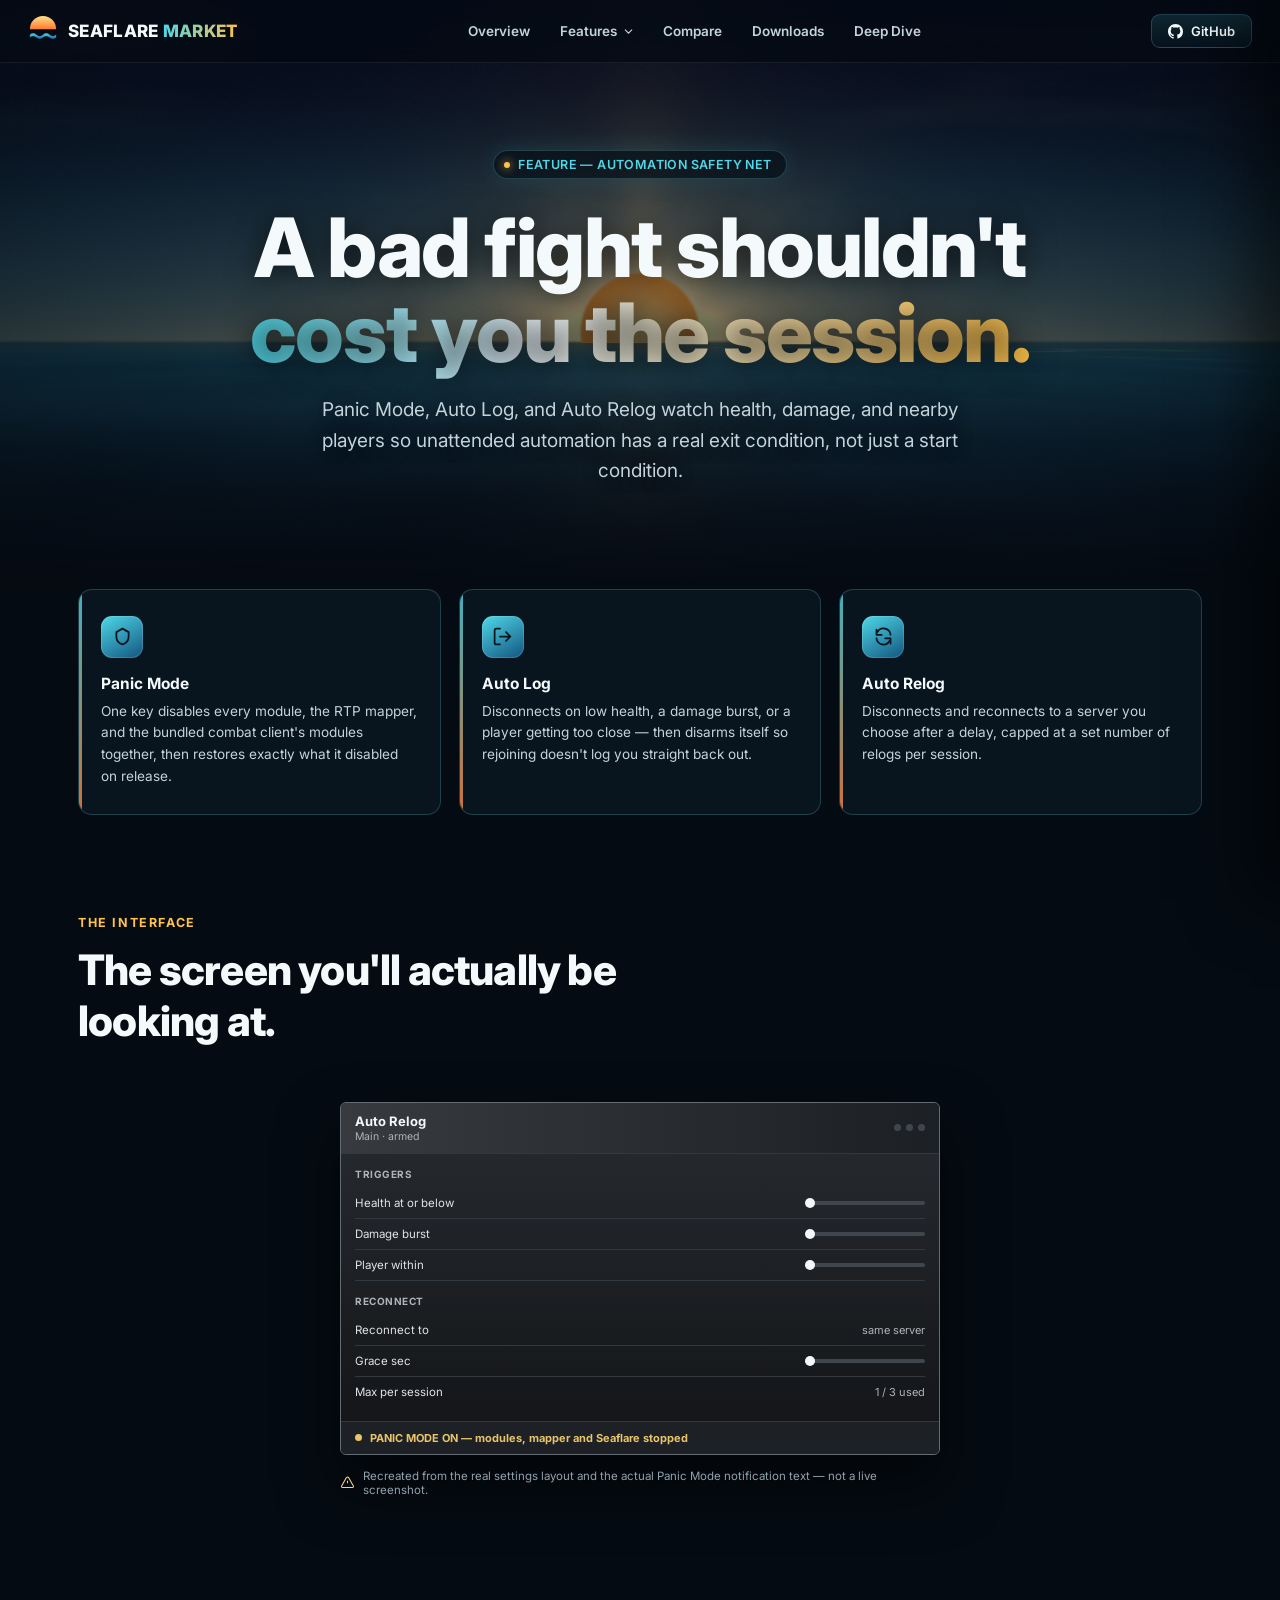
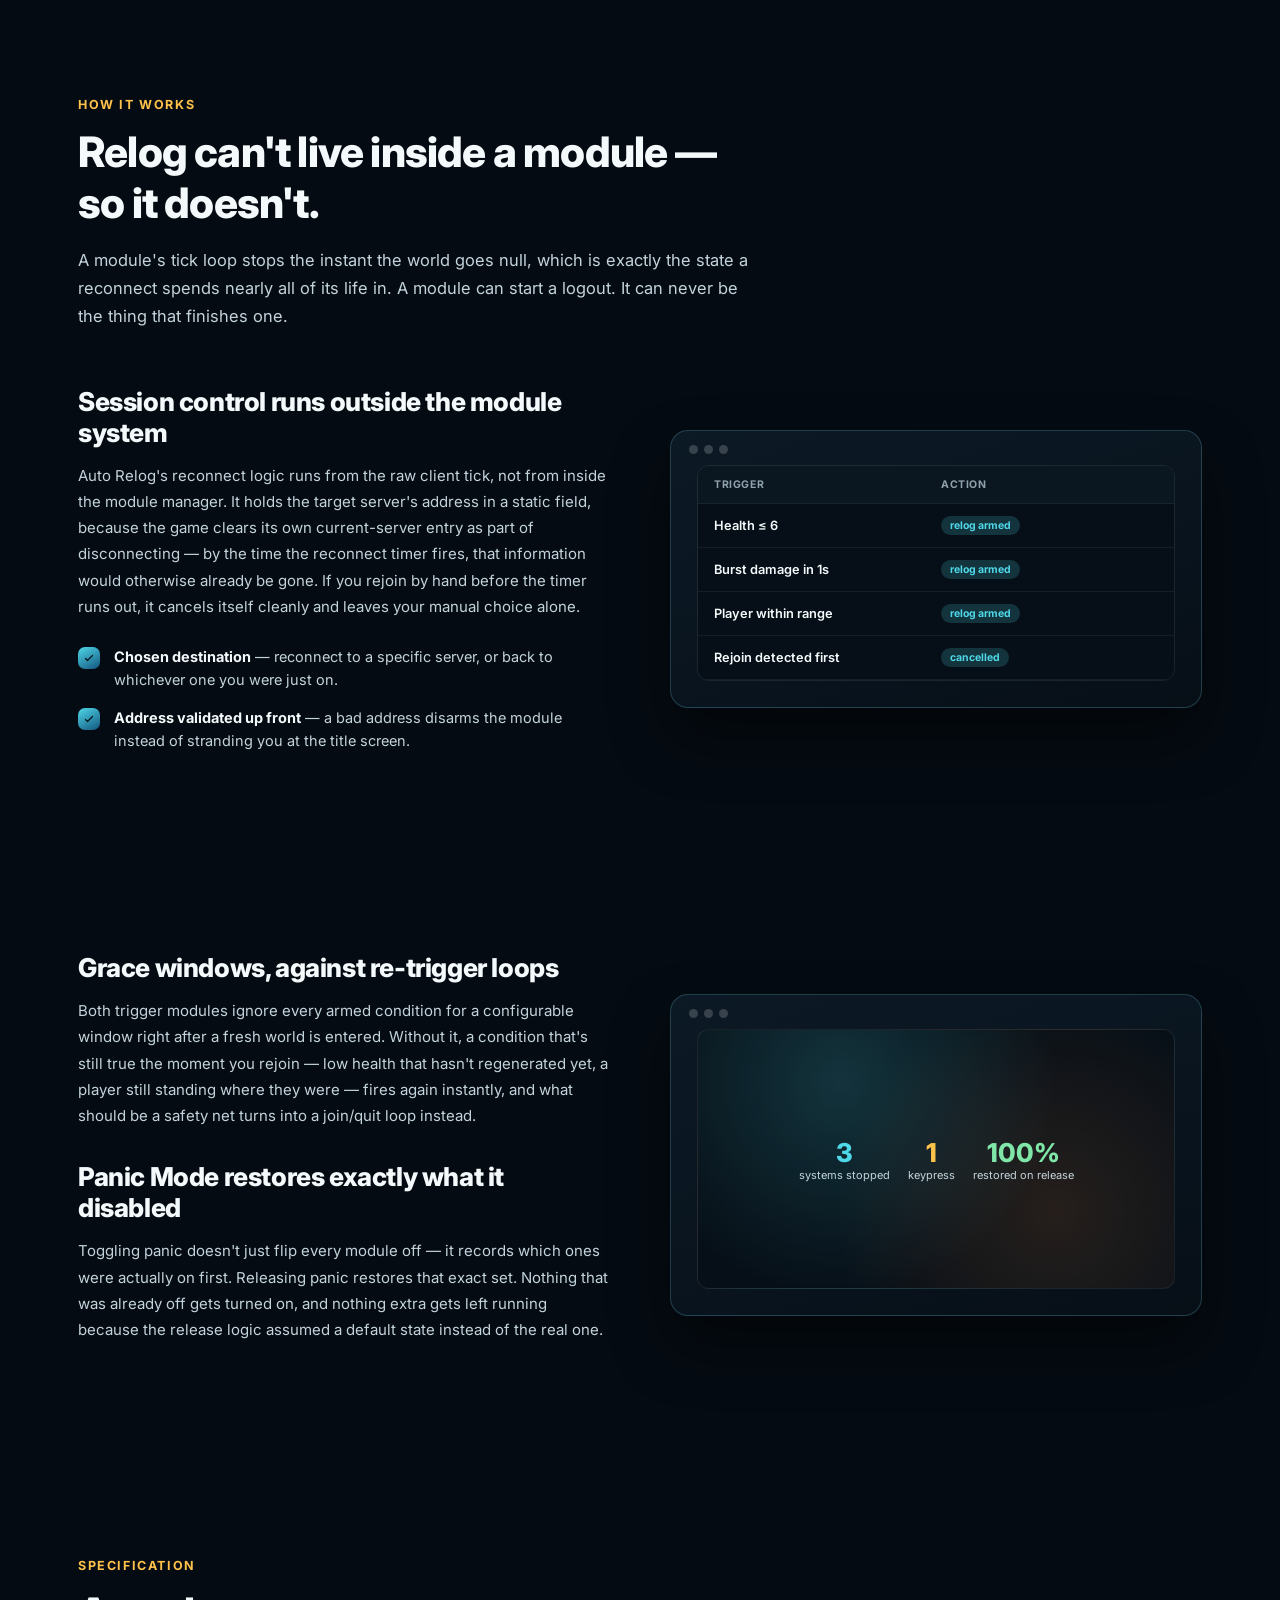
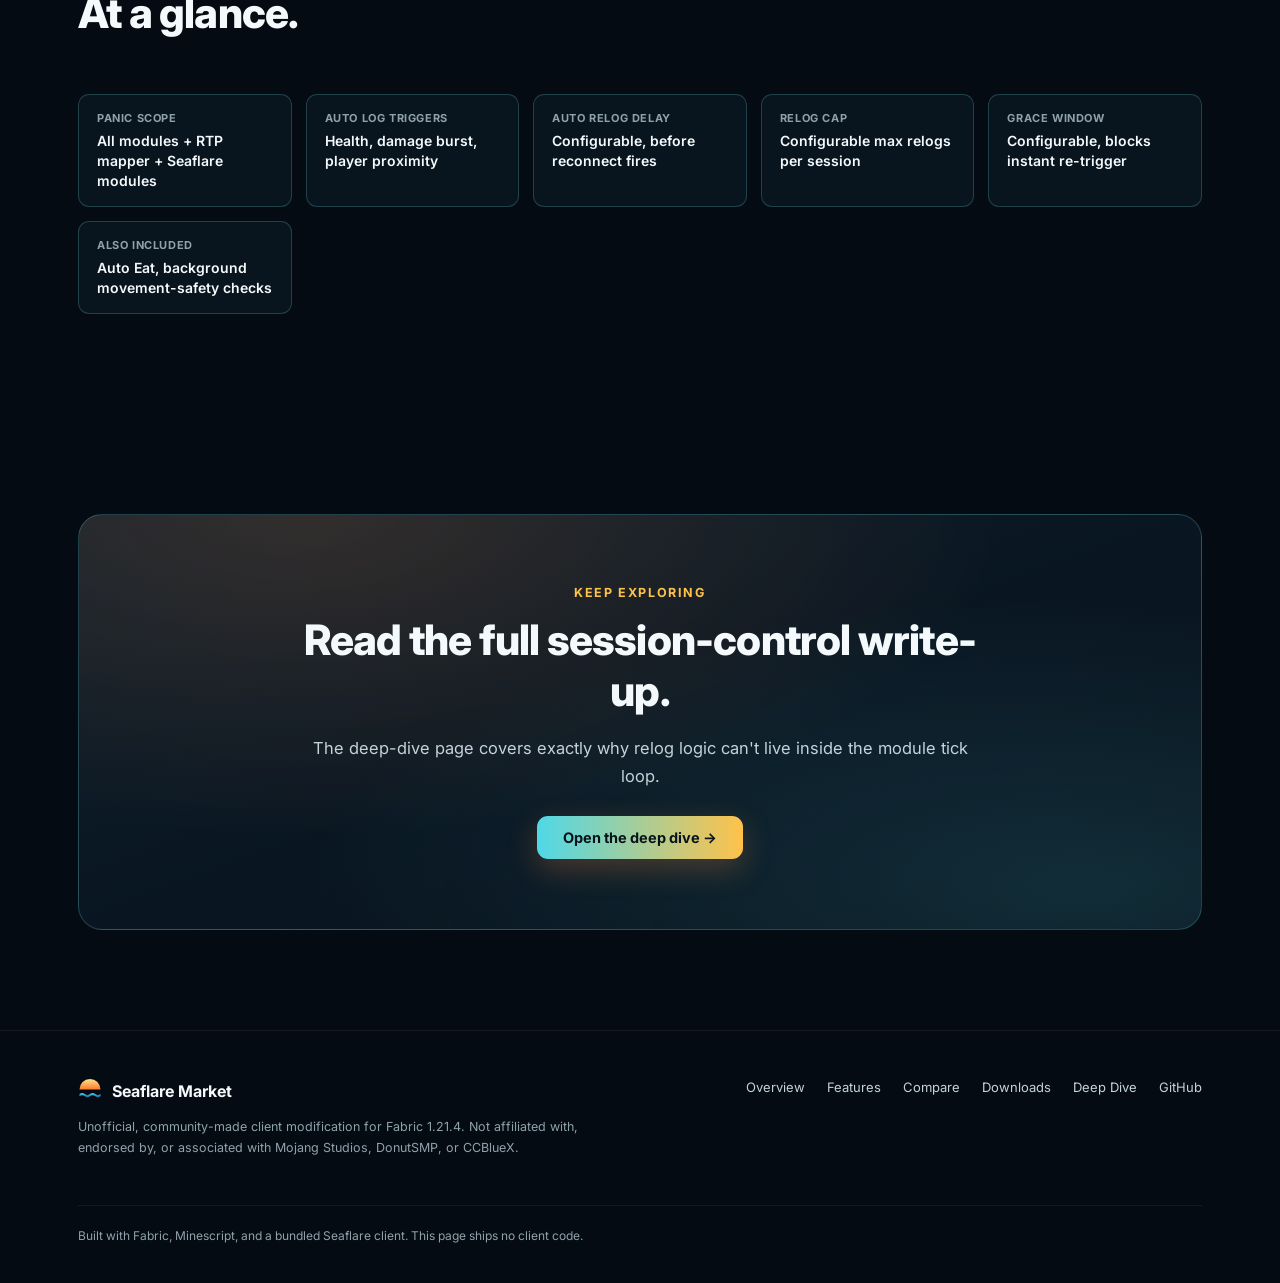
<file: feature-automation-safety.html>
<!doctype html>
<html lang="en">
<head>
<meta charset="utf-8">
<meta name="viewport" content="width=device-width, initial-scale=1">
<title>Automation Safety Net — Seaflare Market</title>
<meta name="description" content="Panic Mode, Auto Log, and Auto Relog: a session-level safety net that watches health, damage bursts, and nearby players.">
<link rel="icon" href="data:image/svg+xml,%3Csvg xmlns='http://www.w3.org/2000/svg' viewBox='0 0 64 64'%3E%3Cdefs%3E%3ClinearGradient id='f' x1='0' y1='0' x2='0' y2='1'%3E%3Cstop offset='0' stop-color='%23FFE08A'/%3E%3Cstop offset='1' stop-color='%23FF7A2F'/%3E%3C/linearGradient%3E%3ClinearGradient id='s' x1='0' y1='0' x2='0' y2='1'%3E%3Cstop offset='0' stop-color='%234FD8E8'/%3E%3Cstop offset='1' stop-color='%231B62A6'/%3E%3C/linearGradient%3E%3C/defs%3E%3Cpath d='M14 8 L23 25 L5 25 Z' fill='url(%23f)'/%3E%3Cpath d='M32 2 L38 22 L26 22 Z' fill='url(%23f)'/%3E%3Cpath d='M50 8 L59 25 L41 25 Z' fill='url(%23f)'/%3E%3Cpath d='M4 28 A28 28 0 0 1 60 28 Z' fill='url(%23f)'/%3E%3Cpath d='M4 40 q7 -6 14 0 q7 6 14 0 q7 -6 14 0 q7 6 14 0 v6 q-7 6 -14 0 q-7 -6 -14 0 q-7 6 -14 0 q-7 -6 -14 0 Z' fill='url(%23s)'/%3E%3C/svg%3E">
<link rel="preconnect" href="https://fonts.googleapis.com">
<link rel="preconnect" href="https://fonts.gstatic.com" crossorigin>
<link href="https://fonts.googleapis.com/css2?family=Inter:wght@400;500;600;700;800&family=JetBrains+Mono:wght@500&display=swap" rel="stylesheet">
<link rel="stylesheet" href="assets/site.css">
</head>
<body>

<canvas id="shader-bg"></canvas>

<header class="nav">
  <a class="brand" href="index.html">
    <svg viewBox="0 0 64 64" xmlns="http://www.w3.org/2000/svg" aria-hidden="true">
      <defs><linearGradient id="nf" x1="0" y1="0" x2="0" y2="1"><stop offset="0" stop-color="#FFE08A"/><stop offset="1" stop-color="#FF7A2F"/></linearGradient>
      <linearGradient id="ns" x1="0" y1="0" x2="0" y2="1"><stop offset="0" stop-color="#4FD8E8"/><stop offset="1" stop-color="#1B62A6"/></linearGradient></defs>
      <path d="M14 8 L23 25 L5 25 Z" fill="url(#nf)"/><path d="M32 2 L38 22 L26 22 Z" fill="url(#nf)"/><path d="M50 8 L59 25 L41 25 Z" fill="url(#nf)"/>
      <path d="M4 28 A28 28 0 0 1 60 28 Z" fill="url(#nf)"/>
      <path d="M4 40 q7 -6 14 0 q7 6 14 0 q7 -6 14 0 q7 6 14 0 v6 q-7 6 -14 0 q-7 -6 -14 0 q-7 6 -14 0 q-7 -6 -14 0 Z" fill="url(#ns)"/>
    </svg>
    <span>SEAFLARE <span class="accent">MARKET</span></span>
  </a>
  <nav class="links">
    <a href="index.html#overview">Overview</a>
    <div class="nav-drop">
      <button type="button">Features <svg viewBox="0 0 24 24" fill="none"><path d="M6 9l6 6 6-6" stroke="currentColor" stroke-width="2" stroke-linecap="round"/></svg></button>
      <div class="nav-drop-panel">
        <a href="feature-auction-house.html"><b>Auction House Suite</b><span>Verified sell automation &amp; arbitrage</span></a>
        <a href="feature-rtp-mapper.html"><b>RTP Mapper</b><span>Region sampling &amp; criteria search</span></a>
        <a href="feature-hud-modules.html"><b>HUD &amp; Module Browser</b><span>Every element, fully configurable</span></a>
        <a href="feature-automation-safety.html"><b>Automation Safety Net</b><span>Panic Mode, Auto Log, Auto Relog</span></a>
        <a href="feature-seaflare.html"><b>Bundled Seaflare</b><span>Combat modules, one ClickGUI</span></a>
      </div>
    </div>
    <a href="compare.html">Compare</a>
    <a href="downloads.html">Downloads</a>
    <a href="beta.html">Deep Dive</a>
  </nav>
  <button class="nav-toggle" aria-label="Open menu"><svg viewBox="0 0 24 24" fill="none"><path d="M4 6h16M4 12h16M4 18h16" stroke="currentColor" stroke-width="2" stroke-linecap="round"/></svg></button>
  <a class="gh-btn" href="https://github.com/unaveragetech/Seaflare-client-" target="_blank" rel="noopener">
    <svg viewBox="0 0 16 16" fill="currentColor" aria-hidden="true"><path d="M8 0C3.58 0 0 3.58 0 8c0 3.54 2.29 6.53 5.47 7.59.4.07.55-.17.55-.38 0-.19-.01-.82-.01-1.49-2.01.37-2.53-.49-2.69-.94-.09-.23-.48-.94-.82-1.13-.28-.15-.68-.52-.01-.53.63-.01 1.08.58 1.23.82.72 1.21 1.87.87 2.33.66.07-.52.28-.87.51-1.07-1.78-.2-3.64-.89-3.64-3.95 0-.87.31-1.59.82-2.15-.08-.2-.36-1.02.08-2.12 0 0 .67-.21 2.2.82.64-.18 1.32-.27 2-.27s1.36.09 2 .27c1.53-1.04 2.2-.82 2.2-.82.44 1.1.16 1.92.08 2.12.51.56.82 1.27.82 2.15 0 3.07-1.87 3.75-3.65 3.95.29.25.54.73.54 1.48 0 1.07-.01 1.93-.01 2.2 0 .21.15.46.55.38A8.01 8.01 0 0 0 16 8c0-4.42-3.58-8-8-8Z"/></svg>
    GitHub
  </a>
</header>

<div class="nav-scrim"></div>
<nav class="mobile-nav">
  <a href="index.html">Home</a>
  <div class="m-label">Features</div>
  <a href="feature-auction-house.html">Auction House Suite</a>
  <a href="feature-rtp-mapper.html">RTP Mapper</a>
  <a href="feature-hud-modules.html">HUD &amp; Module Browser</a>
  <a href="feature-automation-safety.html" class="active">Automation Safety Net</a>
  <a href="feature-seaflare.html">Bundled Seaflare</a>
  <div class="m-label">More</div>
  <a href="compare.html">Compare</a>
  <a href="downloads.html">Downloads</a>
  <a href="beta.html">Deep Dive / Beta</a>
  <a href="https://github.com/unaveragetech/Seaflare-client-" target="_blank" rel="noopener">GitHub</a>
</nav>

<main>
  <section class="hero page">
    <div class="hero-inner">
      <div class="kicker"><span class="dot"></span> Feature — Automation Safety Net</div>
      <h1 class="title">A bad fight shouldn't <span class="g">cost you the session.</span></h1>
      <p class="subtitle">Panic Mode, Auto Log, and Auto Relog watch health, damage, and nearby players
        so unattended automation has a real exit condition, not just a start condition.</p>
    </div>
  </section>

  <section style="padding-top:0">
    <div class="wrap">
      <div class="grid3 reveal">
        <div class="card">
          <div class="icon"><svg viewBox="0 0 24 24" fill="none"><path d="M12 3l7 4v5c0 5-3.5 8-7 9-3.5-1-7-4-7-9V7l7-4Z" stroke="#08141c" stroke-width="2" stroke-linejoin="round"/></svg></div>
          <h3>Panic Mode</h3>
          <p>One key disables every module, the RTP mapper, and the bundled combat client's modules together, then restores exactly what it disabled on release.</p>
        </div>
        <div class="card">
          <div class="icon"><svg viewBox="0 0 24 24" fill="none"><path d="M9 21H5a2 2 0 0 1-2-2V5a2 2 0 0 1 2-2h4M16 17l5-5-5-5M21 12H9" stroke="#08141c" stroke-width="2" stroke-linecap="round" stroke-linejoin="round"/></svg></div>
          <h3>Auto Log</h3>
          <p>Disconnects on low health, a damage burst, or a player getting too close — then disarms itself so rejoining doesn't log you straight back out.</p>
        </div>
        <div class="card">
          <div class="icon"><svg viewBox="0 0 24 24" fill="none"><path d="M4 4v6h6M20 20v-6h-6" stroke="#08141c" stroke-width="2" stroke-linecap="round" stroke-linejoin="round"/><path d="M20 10a8 8 0 0 0-14.9-3.1M4 14a8 8 0 0 0 14.9 3.1" stroke="#08141c" stroke-width="2" stroke-linecap="round"/></svg></div>
          <h3>Auto Relog</h3>
          <p>Disconnects and reconnects to a server you choose after a delay, capped at a set number of relogs per session.</p>
        </div>
      </div>
    </div>
  </section>

  <section style="padding-top:0">
    <div class="wrap">
      <div class="section-head reveal">
        <div class="eyebrow">The interface</div>
        <h2 class="h">The screen you'll actually be looking at.</h2>
      </div>
      <div class="gui-mock reveal" style="max-width:600px;margin:0 auto">
        <div class="gui-header">
          <div><div class="title">Auto Relog</div><div class="sub">Main · armed</div></div>
          <div class="gui-dots"><span></span><span></span><span></span></div>
        </div>
        <div class="gui-body" style="display:block">
          <div class="gui-main" style="width:100%">
            <div class="gui-row-label">Triggers</div>
            <div class="gui-setting-row"><span class="label">Health at or below</span><span class="gui-slider"></span></div>
            <div class="gui-setting-row"><span class="label">Damage burst</span><span class="gui-slider"></span></div>
            <div class="gui-setting-row"><span class="label">Player within</span><span class="gui-slider"></span></div>
            <div class="gui-row-label" style="margin-top:14px">Reconnect</div>
            <div class="gui-setting-row"><span class="label">Reconnect to</span><span style="font-size:11px;color:var(--gui-muted)">same server</span></div>
            <div class="gui-setting-row"><span class="label">Grace sec</span><span class="gui-slider"></span></div>
            <div class="gui-setting-row" style="border-bottom:none"><span class="label">Max per session</span><span style="font-size:11px;color:var(--gui-muted)">1 / 3 used</span></div>
          </div>
        </div>
        <div style="background:var(--gui-panel);border-top:1px solid var(--gui-divider);padding:9px 14px;display:flex;align-items:center;gap:8px">
          <span style="width:7px;height:7px;border-radius:50%;background:var(--gui-warning)"></span>
          <span style="font-size:11px;color:var(--gui-warning);font-weight:700">PANIC MODE ON — modules, mapper and Seaflare stopped</span>
        </div>
      </div>
      <div class="gui-caption reveal" style="max-width:600px;margin-left:auto;margin-right:auto">
        <svg viewBox="0 0 24 24" fill="none"><path d="M12 9v4M12 17h.01M10.3 3.9L2.6 17.5a1.6 1.6 0 0 0 1.4 2.4h16a1.6 1.6 0 0 0 1.4-2.4L13.7 3.9a1.6 1.6 0 0 0-2.8 0Z" stroke="currentColor" stroke-width="1.7" stroke-linejoin="round"/></svg>
        Recreated from the real settings layout and the actual Panic Mode notification text — not a live screenshot.
      </div>
    </div>
  </section>

  <section>
    <div class="wrap">
      <div class="section-head reveal">
        <div class="eyebrow">How it works</div>
        <h2 class="h">Relog can't live inside a module — so it doesn't.</h2>
        <p class="lead">A module's tick loop stops the instant the world goes null, which is exactly the
          state a reconnect spends nearly all of its life in. A module can start a logout. It can never
          be the thing that finishes one.</p>
      </div>

      <div class="spotlight reveal">
        <div>
          <h3 class="h3">Session control runs outside the module system</h3>
          <p style="font-size:15px;line-height:1.75;color:var(--text-dim)">Auto Relog's reconnect logic
            runs from the raw client tick, not from inside the module manager. It holds the target
            server's address in a static field, because the game clears its own current-server entry as
            part of disconnecting — by the time the reconnect timer fires, that information would
            otherwise already be gone. If you rejoin by hand before the timer runs out, it cancels itself
            cleanly and leaves your manual choice alone.</p>
          <ul class="feat-list">
            <li><span class="tick"><svg viewBox="0 0 24 24" fill="none"><path d="M5 13l4 4L19 7" stroke="#08141c" stroke-width="2.4" stroke-linecap="round" stroke-linejoin="round"/></svg></span><span class="t"><b>Chosen destination</b> — reconnect to a specific server, or back to whichever one you were just on.</span></li>
            <li><span class="tick"><svg viewBox="0 0 24 24" fill="none"><path d="M5 13l4 4L19 7" stroke="#08141c" stroke-width="2.4" stroke-linecap="round" stroke-linejoin="round"/></svg></span><span class="t"><b>Address validated up front</b> — a bad address disarms the module instead of stranding you at the title screen.</span></li>
          </ul>
        </div>
        <div class="visual">
          <div class="dots"><span></span><span></span><span></span></div>
          <div class="ah-mock" style="margin-top:8px">
            <div class="ah-row head" style="grid-template-columns:1fr 1fr"><span>Trigger</span><span>Action</span></div>
            <div class="ah-row" style="grid-template-columns:1fr 1fr"><span class="name">Health ≤ 6</span><span class="pill">relog armed</span></div>
            <div class="ah-row" style="grid-template-columns:1fr 1fr"><span class="name">Burst damage in 1s</span><span class="pill">relog armed</span></div>
            <div class="ah-row" style="grid-template-columns:1fr 1fr"><span class="name">Player within range</span><span class="pill">relog armed</span></div>
            <div class="ah-row" style="grid-template-columns:1fr 1fr"><span class="name">Rejoin detected first</span><span class="pill">cancelled</span></div>
          </div>
        </div>
      </div>
    </div>
  </section>

  <section>
    <div class="wrap">
      <div class="spotlight rev reveal">
        <div>
          <h3 class="h3">Grace windows, against re-trigger loops</h3>
          <p style="font-size:15px;line-height:1.75;color:var(--text-dim)">Both trigger modules ignore
            every armed condition for a configurable window right after a fresh world is entered. Without
            it, a condition that's still true the moment you rejoin — low health that hasn't regenerated
            yet, a player still standing where they were — fires again instantly, and what should be a
            safety net turns into a join/quit loop instead.</p>
          <h3 class="h3" style="margin-top:32px">Panic Mode restores exactly what it disabled</h3>
          <p style="font-size:15px;line-height:1.75;color:var(--text-dim)">Toggling panic doesn't just
            flip every module off — it records which ones were actually on first. Releasing panic
            restores that exact set. Nothing that was already off gets turned on, and nothing extra gets
            left running because the release logic assumed a default state instead of the real one.</p>
        </div>
        <div class="visual">
          <div class="dots"><span></span><span></span><span></span></div>
          <div class="scatter" style="margin-top:8px;display:flex;align-items:center;justify-content:center;flex-direction:column;gap:14px">
            <div style="display:flex;gap:18px">
              <div style="text-align:center"><div style="font-size:26px;font-weight:800;color:var(--sea-light)">3</div><div style="font-size:11px;color:var(--text-dim)">systems stopped</div></div>
              <div style="text-align:center"><div style="font-size:26px;font-weight:800;color:var(--flare-hot)">1</div><div style="font-size:11px;color:var(--text-dim)">keypress</div></div>
              <div style="text-align:center"><div style="font-size:26px;font-weight:800;color:var(--good)">100%</div><div style="font-size:11px;color:var(--text-dim)">restored on release</div></div>
            </div>
          </div>
        </div>
      </div>
    </div>
  </section>

  <section>
    <div class="wrap">
      <div class="section-head reveal">
        <div class="eyebrow">Specification</div>
        <h2 class="h">At a glance.</h2>
      </div>
      <div class="spec-grid reveal">
        <div class="spec"><div class="k">Panic scope</div><div class="v">All modules + RTP mapper + Seaflare modules</div></div>
        <div class="spec"><div class="k">Auto Log triggers</div><div class="v">Health, damage burst, player proximity</div></div>
        <div class="spec"><div class="k">Auto Relog delay</div><div class="v">Configurable, before reconnect fires</div></div>
        <div class="spec"><div class="k">Relog cap</div><div class="v">Configurable max relogs per session</div></div>
        <div class="spec"><div class="k">Grace window</div><div class="v">Configurable, blocks instant re-trigger</div></div>
        <div class="spec"><div class="k">Also included</div><div class="v">Auto Eat, background movement-safety checks</div></div>
      </div>
    </div>
  </section>

  <section>
    <div class="wrap">
      <div class="focus-section reveal">
        <div class="focus-grid" style="grid-template-columns:1fr;text-align:center">
          <div>
            <div class="eyebrow" style="justify-content:center;display:flex">Keep exploring</div>
            <h2 class="h" style="margin-left:auto;margin-right:auto">Read the full session-control write-up.</h2>
            <p class="lead" style="margin-left:auto;margin-right:auto">The deep-dive page covers exactly
              why relog logic can't live inside the module tick loop.</p>
            <a href="beta.html#safety-net" class="btn btn-primary" style="margin-top:26px">Open the deep dive →</a>
          </div>
        </div>
      </div>
    </div>
  </section>
</main>

<footer>
  <div class="wrap">
    <div class="foot-grid">
      <div>
        <div class="foot-brand">
          <svg viewBox="0 0 64 64" xmlns="http://www.w3.org/2000/svg" aria-hidden="true">
            <defs><linearGradient id="ff" x1="0" y1="0" x2="0" y2="1"><stop offset="0" stop-color="#FFE08A"/><stop offset="1" stop-color="#FF7A2F"/></linearGradient>
            <linearGradient id="fs" x1="0" y1="0" x2="0" y2="1"><stop offset="0" stop-color="#4FD8E8"/><stop offset="1" stop-color="#1B62A6"/></linearGradient></defs>
            <path d="M14 8 L23 25 L5 25 Z" fill="url(#ff)"/><path d="M32 2 L38 22 L26 22 Z" fill="url(#ff)"/><path d="M50 8 L59 25 L41 25 Z" fill="url(#ff)"/>
            <path d="M4 28 A28 28 0 0 1 60 28 Z" fill="url(#ff)"/>
            <path d="M4 40 q7 -6 14 0 q7 6 14 0 q7 -6 14 0 q7 6 14 0 v6 q-7 6 -14 0 q-7 -6 -14 0 q-7 6 -14 0 q-7 -6 -14 0 Z" fill="url(#fs)"/>
          </svg>
          <span>Seaflare Market</span>
        </div>
        <p class="disclaimer">Unofficial, community-made client modification for Fabric 1.21.4. Not affiliated with, endorsed by,
          or associated with Mojang Studios, DonutSMP, or CCBlueX.</p>
      </div>
      <div class="foot-links">
        <a href="index.html#overview">Overview</a>
        <a href="index.html#features">Features</a>
        <a href="compare.html">Compare</a>
        <a href="downloads.html">Downloads</a>
    <a href="beta.html">Deep Dive</a>
        <a href="https://github.com/unaveragetech/Seaflare-client-" target="_blank" rel="noopener">GitHub</a>
      </div>
    </div>
    <div class="foot-bottom">Built with Fabric, Minescript, and a bundled Seaflare client. This page ships no client code.</div>
  </div>
</footer>

<script src="assets/site.js"></script>
</body>
</html>
</file>
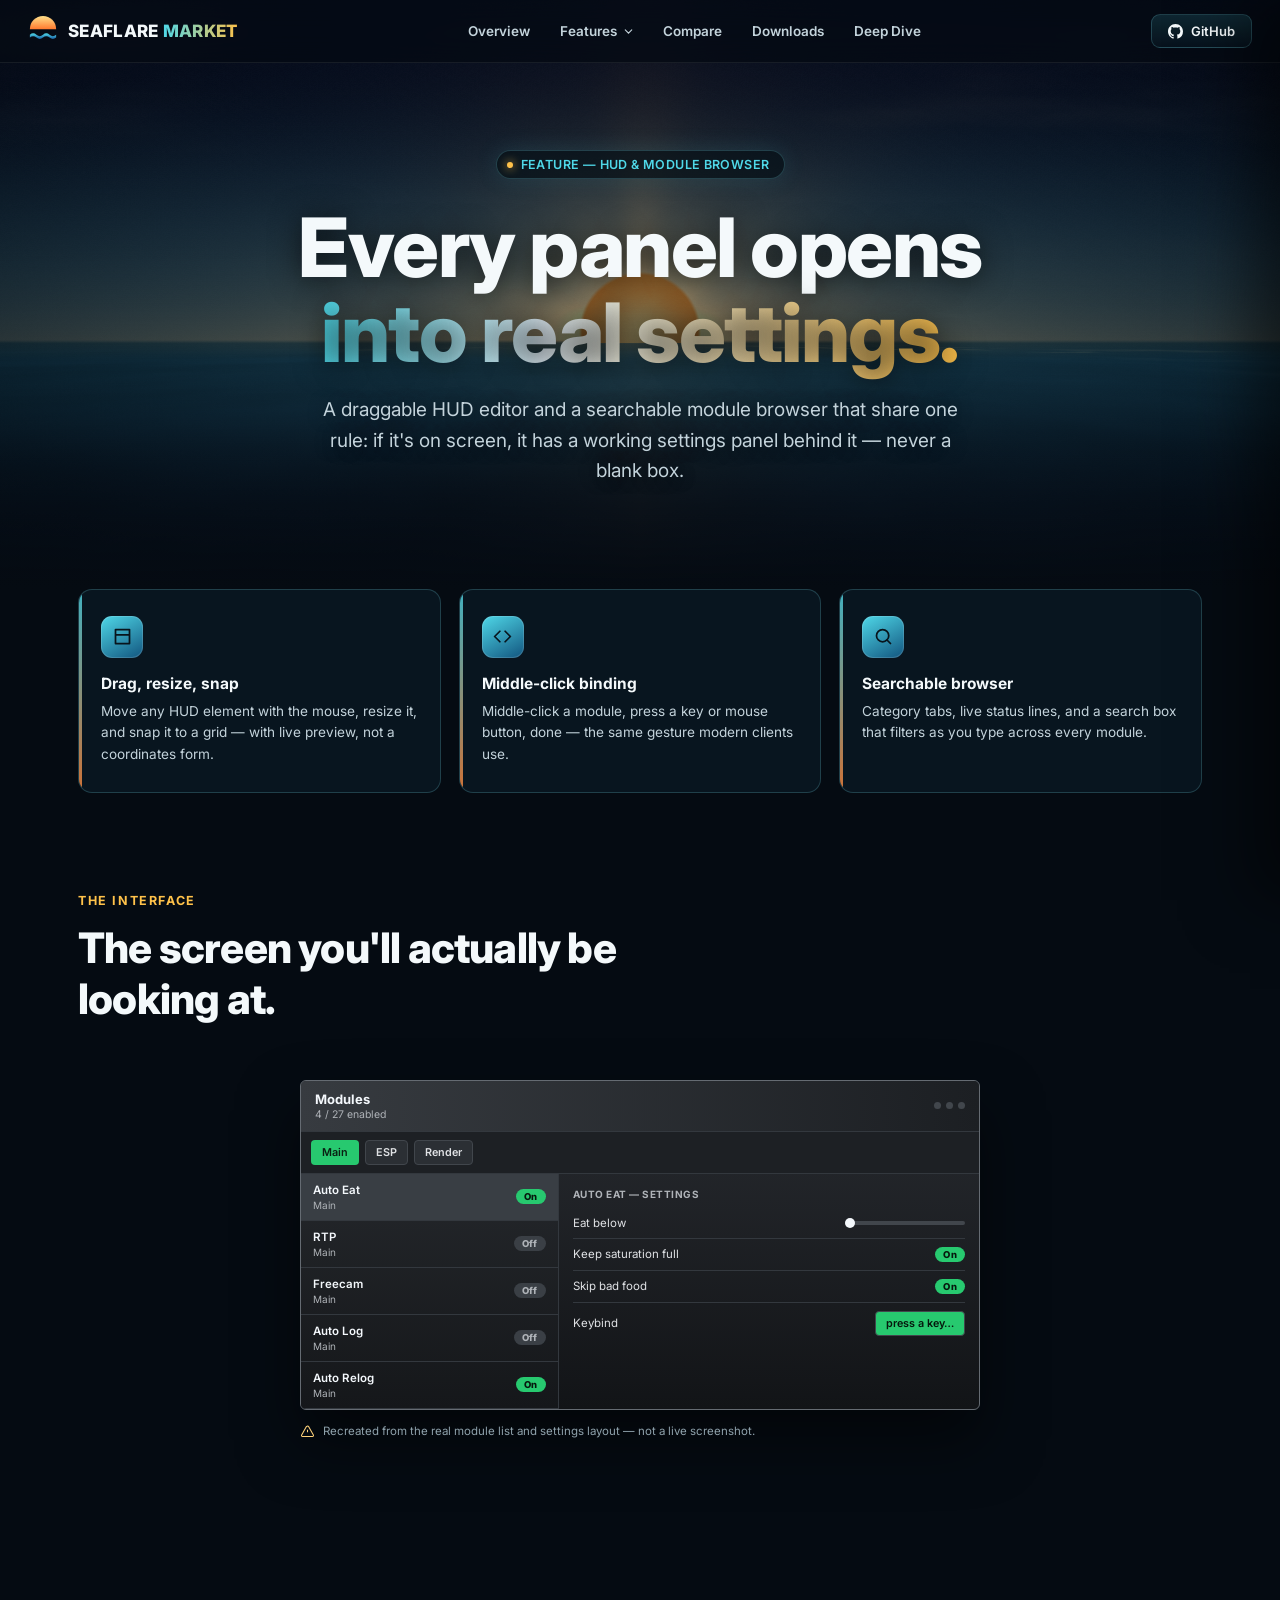
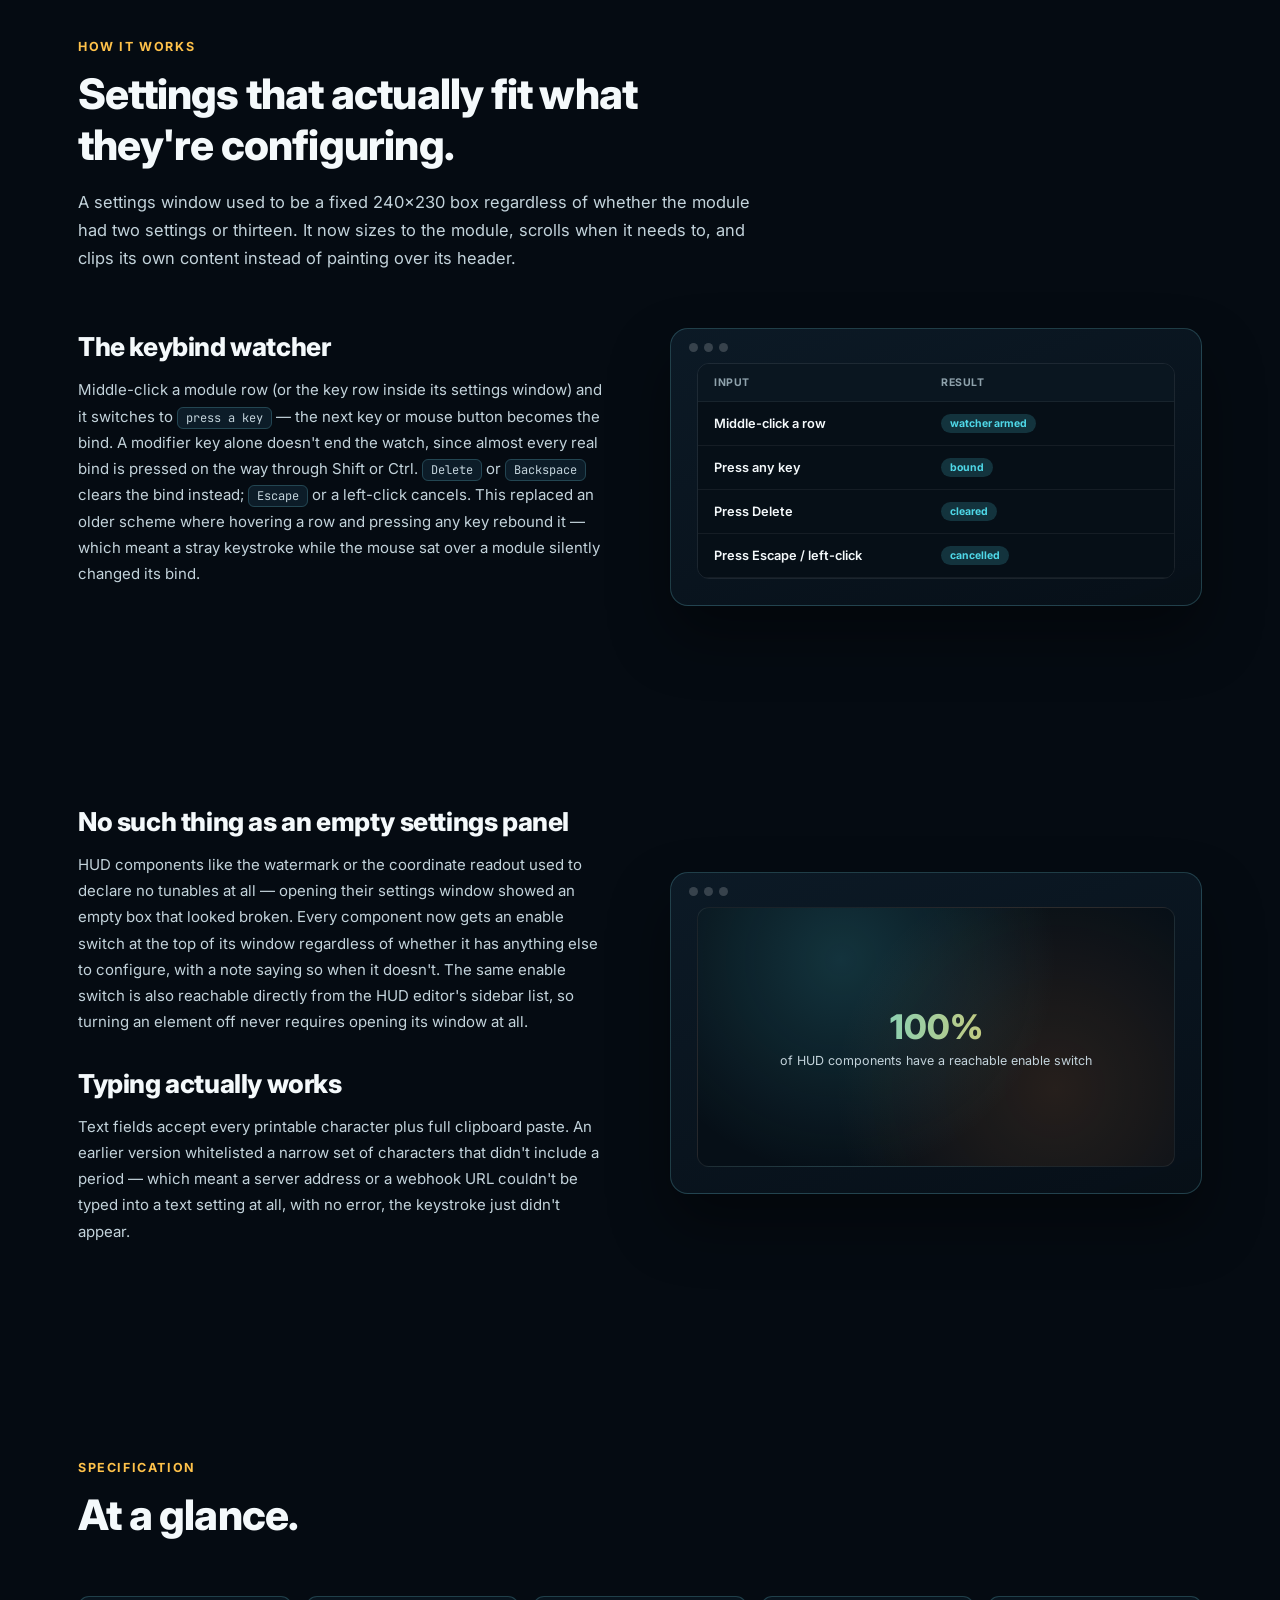
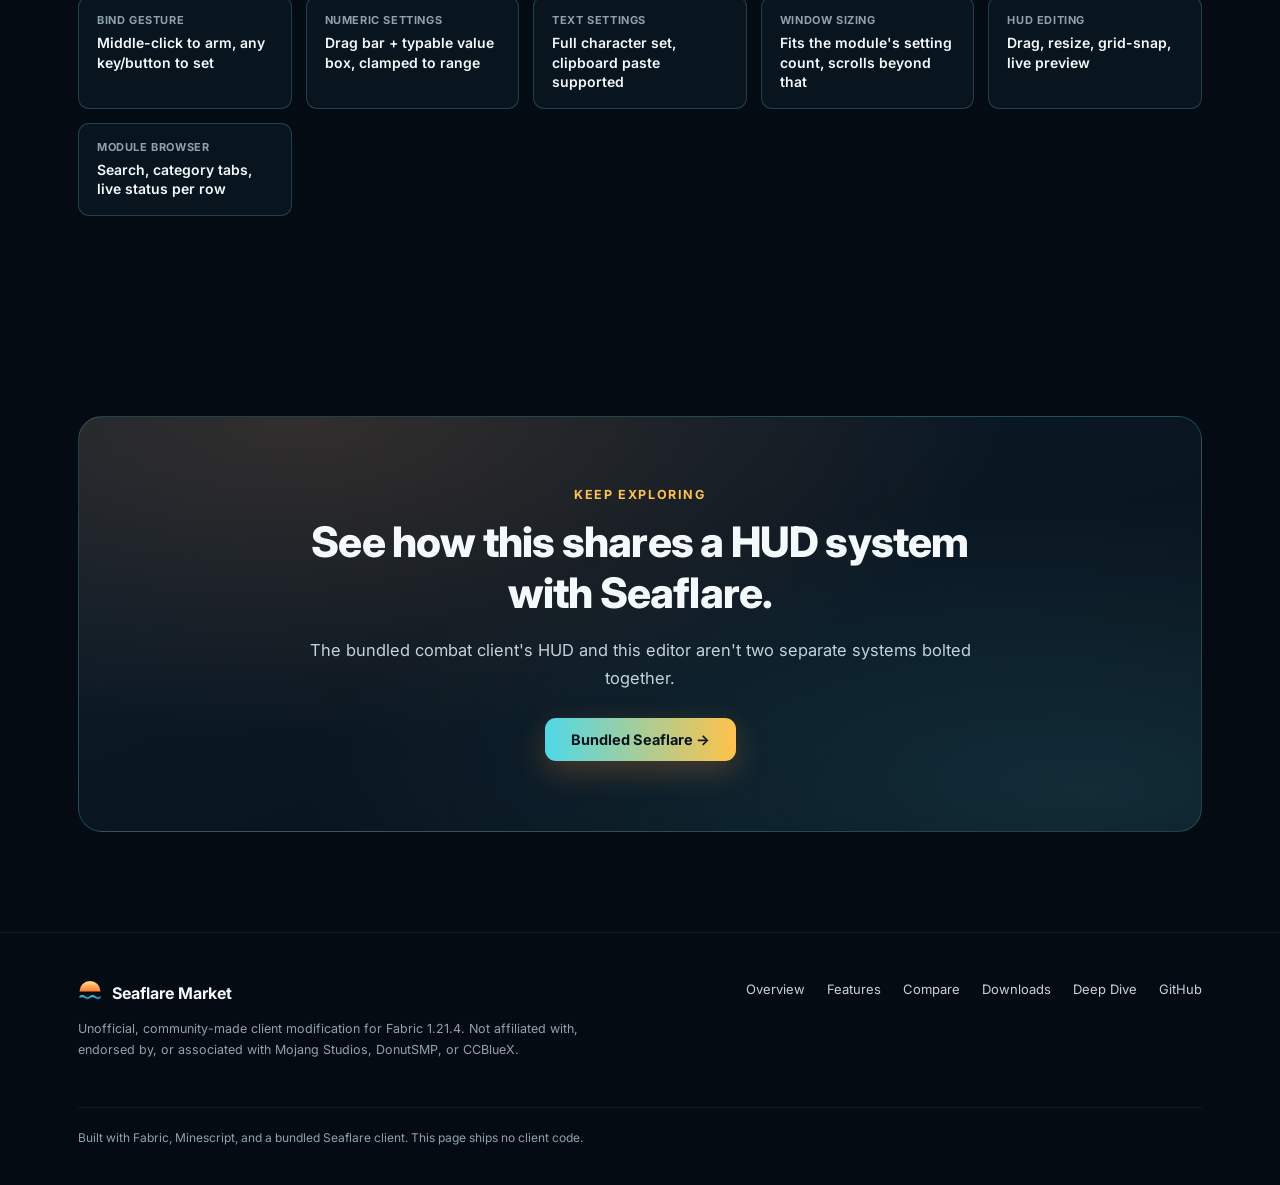
<file: feature-hud-modules.html>
<!doctype html>
<html lang="en">
<head>
<meta charset="utf-8">
<meta name="viewport" content="width=device-width, initial-scale=1">
<title>HUD &amp; Module Browser — Seaflare Market</title>
<meta name="description" content="A drag-and-drop HUD editor and a full module browser where every element and every module has real, reachable settings.">
<link rel="icon" href="data:image/svg+xml,%3Csvg xmlns='http://www.w3.org/2000/svg' viewBox='0 0 64 64'%3E%3Cdefs%3E%3ClinearGradient id='f' x1='0' y1='0' x2='0' y2='1'%3E%3Cstop offset='0' stop-color='%23FFE08A'/%3E%3Cstop offset='1' stop-color='%23FF7A2F'/%3E%3C/linearGradient%3E%3ClinearGradient id='s' x1='0' y1='0' x2='0' y2='1'%3E%3Cstop offset='0' stop-color='%234FD8E8'/%3E%3Cstop offset='1' stop-color='%231B62A6'/%3E%3C/linearGradient%3E%3C/defs%3E%3Cpath d='M14 8 L23 25 L5 25 Z' fill='url(%23f)'/%3E%3Cpath d='M32 2 L38 22 L26 22 Z' fill='url(%23f)'/%3E%3Cpath d='M50 8 L59 25 L41 25 Z' fill='url(%23f)'/%3E%3Cpath d='M4 28 A28 28 0 0 1 60 28 Z' fill='url(%23f)'/%3E%3Cpath d='M4 40 q7 -6 14 0 q7 6 14 0 q7 -6 14 0 q7 6 14 0 v6 q-7 6 -14 0 q-7 -6 -14 0 q-7 6 -14 0 q-7 -6 -14 0 Z' fill='url(%23s)'/%3E%3C/svg%3E">
<link rel="preconnect" href="https://fonts.googleapis.com">
<link rel="preconnect" href="https://fonts.gstatic.com" crossorigin>
<link href="https://fonts.googleapis.com/css2?family=Inter:wght@400;500;600;700;800&family=JetBrains+Mono:wght@500&display=swap" rel="stylesheet">
<link rel="stylesheet" href="assets/site.css">
<style>
  .kbd{font-family:"JetBrains Mono",monospace;font-size:12px;background:#0c1c28;border:1px solid var(--border);border-radius:6px;padding:2px 8px}
</style>
</head>
<body>

<canvas id="shader-bg"></canvas>

<header class="nav">
  <a class="brand" href="index.html">
    <svg viewBox="0 0 64 64" xmlns="http://www.w3.org/2000/svg" aria-hidden="true">
      <defs><linearGradient id="nf" x1="0" y1="0" x2="0" y2="1"><stop offset="0" stop-color="#FFE08A"/><stop offset="1" stop-color="#FF7A2F"/></linearGradient>
      <linearGradient id="ns" x1="0" y1="0" x2="0" y2="1"><stop offset="0" stop-color="#4FD8E8"/><stop offset="1" stop-color="#1B62A6"/></linearGradient></defs>
      <path d="M14 8 L23 25 L5 25 Z" fill="url(#nf)"/><path d="M32 2 L38 22 L26 22 Z" fill="url(#nf)"/><path d="M50 8 L59 25 L41 25 Z" fill="url(#nf)"/>
      <path d="M4 28 A28 28 0 0 1 60 28 Z" fill="url(#nf)"/>
      <path d="M4 40 q7 -6 14 0 q7 6 14 0 q7 -6 14 0 q7 6 14 0 v6 q-7 6 -14 0 q-7 -6 -14 0 q-7 6 -14 0 q-7 -6 -14 0 Z" fill="url(#ns)"/>
    </svg>
    <span>SEAFLARE <span class="accent">MARKET</span></span>
  </a>
  <nav class="links">
    <a href="index.html#overview">Overview</a>
    <div class="nav-drop">
      <button type="button">Features <svg viewBox="0 0 24 24" fill="none"><path d="M6 9l6 6 6-6" stroke="currentColor" stroke-width="2" stroke-linecap="round"/></svg></button>
      <div class="nav-drop-panel">
        <a href="feature-auction-house.html"><b>Auction House Suite</b><span>Verified sell automation &amp; arbitrage</span></a>
        <a href="feature-rtp-mapper.html"><b>RTP Mapper</b><span>Region sampling &amp; criteria search</span></a>
        <a href="feature-hud-modules.html"><b>HUD &amp; Module Browser</b><span>Every element, fully configurable</span></a>
        <a href="feature-automation-safety.html"><b>Automation Safety Net</b><span>Panic Mode, Auto Log, Auto Relog</span></a>
        <a href="feature-seaflare.html"><b>Bundled Seaflare</b><span>Combat modules, one ClickGUI</span></a>
      </div>
    </div>
    <a href="compare.html">Compare</a>
    <a href="downloads.html">Downloads</a>
    <a href="beta.html">Deep Dive</a>
  </nav>
  <button class="nav-toggle" aria-label="Open menu"><svg viewBox="0 0 24 24" fill="none"><path d="M4 6h16M4 12h16M4 18h16" stroke="currentColor" stroke-width="2" stroke-linecap="round"/></svg></button>
  <a class="gh-btn" href="https://github.com/unaveragetech/Seaflare-client-" target="_blank" rel="noopener">
    <svg viewBox="0 0 16 16" fill="currentColor" aria-hidden="true"><path d="M8 0C3.58 0 0 3.58 0 8c0 3.54 2.29 6.53 5.47 7.59.4.07.55-.17.55-.38 0-.19-.01-.82-.01-1.49-2.01.37-2.53-.49-2.69-.94-.09-.23-.48-.94-.82-1.13-.28-.15-.68-.52-.01-.53.63-.01 1.08.58 1.23.82.72 1.21 1.87.87 2.33.66.07-.52.28-.87.51-1.07-1.78-.2-3.64-.89-3.64-3.95 0-.87.31-1.59.82-2.15-.08-.2-.36-1.02.08-2.12 0 0 .67-.21 2.2.82.64-.18 1.32-.27 2-.27s1.36.09 2 .27c1.53-1.04 2.2-.82 2.2-.82.44 1.1.16 1.92.08 2.12.51.56.82 1.27.82 2.15 0 3.07-1.87 3.75-3.65 3.95.29.25.54.73.54 1.48 0 1.07-.01 1.93-.01 2.2 0 .21.15.46.55.38A8.01 8.01 0 0 0 16 8c0-4.42-3.58-8-8-8Z"/></svg>
    GitHub
  </a>
</header>

<div class="nav-scrim"></div>
<nav class="mobile-nav">
  <a href="index.html">Home</a>
  <div class="m-label">Features</div>
  <a href="feature-auction-house.html">Auction House Suite</a>
  <a href="feature-rtp-mapper.html">RTP Mapper</a>
  <a href="feature-hud-modules.html" class="active">HUD &amp; Module Browser</a>
  <a href="feature-automation-safety.html">Automation Safety Net</a>
  <a href="feature-seaflare.html">Bundled Seaflare</a>
  <div class="m-label">More</div>
  <a href="compare.html">Compare</a>
  <a href="downloads.html">Downloads</a>
  <a href="beta.html">Deep Dive / Beta</a>
  <a href="https://github.com/unaveragetech/Seaflare-client-" target="_blank" rel="noopener">GitHub</a>
</nav>

<main>
  <section class="hero page">
    <div class="hero-inner">
      <div class="kicker"><span class="dot"></span> Feature — HUD &amp; Module Browser</div>
      <h1 class="title">Every panel opens <span class="g">into real settings.</span></h1>
      <p class="subtitle">A draggable HUD editor and a searchable module browser that share one rule:
        if it's on screen, it has a working settings panel behind it — never a blank box.</p>
    </div>
  </section>

  <section style="padding-top:0">
    <div class="wrap">
      <div class="grid3 reveal">
        <div class="card">
          <div class="icon"><svg viewBox="0 0 24 24" fill="none"><path d="M4 4h16v16H4zM4 10h16" stroke="#08141c" stroke-width="2" stroke-linejoin="round"/></svg></div>
          <h3>Drag, resize, snap</h3>
          <p>Move any HUD element with the mouse, resize it, and snap it to a grid — with live preview, not a coordinates form.</p>
        </div>
        <div class="card">
          <div class="icon"><svg viewBox="0 0 24 24" fill="none"><path d="M9 6l-6 6 6 6M15 6l6 6-6 6" stroke="#08141c" stroke-width="2" stroke-linecap="round" stroke-linejoin="round"/></svg></div>
          <h3>Middle-click binding</h3>
          <p>Middle-click a module, press a key or mouse button, done — the same gesture modern clients use.</p>
        </div>
        <div class="card">
          <div class="icon"><svg viewBox="0 0 24 24" fill="none"><circle cx="11" cy="11" r="7" stroke="#08141c" stroke-width="2"/><path d="M20 20l-4-4" stroke="#08141c" stroke-width="2" stroke-linecap="round"/></svg></div>
          <h3>Searchable browser</h3>
          <p>Category tabs, live status lines, and a search box that filters as you type across every module.</p>
        </div>
      </div>
    </div>
  </section>

  <section style="padding-top:0">
    <div class="wrap">
      <div class="section-head reveal">
        <div class="eyebrow">The interface</div>
        <h2 class="h">The screen you'll actually be looking at.</h2>
      </div>
      <div class="gui-mock reveal" style="max-width:680px;margin:0 auto">
        <div class="gui-header">
          <div><div class="title">Modules</div><div class="sub">4 / 27 enabled</div></div>
          <div class="gui-dots"><span></span><span></span><span></span></div>
        </div>
        <div class="gui-toolbar">
          <span class="gui-btn primary">Main</span><span class="gui-btn">ESP</span><span class="gui-btn">Render</span>
        </div>
        <div class="gui-body">
          <div class="gui-sidebar">
            <div class="gui-list-row selected"><div><div class="name">Auto Eat</div><div class="meta">Main</div></div><span class="gui-pill on">On</span></div>
            <div class="gui-list-row"><div><div class="name">RTP</div><div class="meta">Main</div></div><span class="gui-pill off">Off</span></div>
            <div class="gui-list-row"><div><div class="name">Freecam</div><div class="meta">Main</div></div><span class="gui-pill off">Off</span></div>
            <div class="gui-list-row"><div><div class="name">Auto Log</div><div class="meta">Main</div></div><span class="gui-pill off">Off</span></div>
            <div class="gui-list-row"><div><div class="name">Auto Relog</div><div class="meta">Main</div></div><span class="gui-pill on">On</span></div>
          </div>
          <div class="gui-main">
            <div class="gui-row-label">Auto Eat — settings</div>
            <div class="gui-setting-row"><span class="label">Eat below</span><span class="gui-slider"></span></div>
            <div class="gui-setting-row"><span class="label">Keep saturation full</span><span class="gui-pill on">On</span></div>
            <div class="gui-setting-row"><span class="label">Skip bad food</span><span class="gui-pill on">On</span></div>
            <div class="gui-setting-row" style="border-bottom:none"><span class="label">Keybind</span><span class="gui-btn" style="background:var(--gui-toggle-on);color:#06180d">press a key…</span></div>
          </div>
        </div>
      </div>
      <div class="gui-caption reveal" style="max-width:680px;margin-left:auto;margin-right:auto">
        <svg viewBox="0 0 24 24" fill="none"><path d="M12 9v4M12 17h.01M10.3 3.9L2.6 17.5a1.6 1.6 0 0 0 1.4 2.4h16a1.6 1.6 0 0 0 1.4-2.4L13.7 3.9a1.6 1.6 0 0 0-2.8 0Z" stroke="currentColor" stroke-width="1.7" stroke-linejoin="round"/></svg>
        Recreated from the real module list and settings layout — not a live screenshot.
      </div>
    </div>
  </section>

  <section>
    <div class="wrap">
      <div class="section-head reveal">
        <div class="eyebrow">How it works</div>
        <h2 class="h">Settings that actually fit what they're configuring.</h2>
        <p class="lead">A settings window used to be a fixed 240×230 box regardless of whether the module
          had two settings or thirteen. It now sizes to the module, scrolls when it needs to, and clips
          its own content instead of painting over its header.</p>
      </div>

      <div class="spotlight reveal">
        <div>
          <h3 class="h3">The keybind watcher</h3>
          <p style="font-size:15px;line-height:1.75;color:var(--text-dim)">Middle-click a module row (or
            the key row inside its settings window) and it switches to <span class="kbd">press a key</span> —
            the next key or mouse button becomes the bind. A modifier key alone doesn't end the watch,
            since almost every real bind is pressed on the way through Shift or Ctrl. <span class="kbd">Delete</span>
            or <span class="kbd">Backspace</span> clears the bind instead; <span class="kbd">Escape</span>
            or a left-click cancels. This replaced an older scheme where hovering a row and pressing any
            key rebound it — which meant a stray keystroke while the mouse sat over a module silently
            changed its bind.</p>
        </div>
        <div class="visual">
          <div class="dots"><span></span><span></span><span></span></div>
          <div class="ah-mock" style="margin-top:8px">
            <div class="ah-row head" style="grid-template-columns:1fr 1fr"><span>Input</span><span>Result</span></div>
            <div class="ah-row" style="grid-template-columns:1fr 1fr"><span class="name">Middle-click a row</span><span class="pill">watcher armed</span></div>
            <div class="ah-row" style="grid-template-columns:1fr 1fr"><span class="name">Press any key</span><span class="pill">bound</span></div>
            <div class="ah-row" style="grid-template-columns:1fr 1fr"><span class="name">Press Delete</span><span class="pill">cleared</span></div>
            <div class="ah-row" style="grid-template-columns:1fr 1fr"><span class="name">Press Escape / left-click</span><span class="pill">cancelled</span></div>
          </div>
        </div>
      </div>
    </div>
  </section>

  <section>
    <div class="wrap">
      <div class="spotlight rev reveal">
        <div>
          <h3 class="h3">No such thing as an empty settings panel</h3>
          <p style="font-size:15px;line-height:1.75;color:var(--text-dim)">HUD components like the
            watermark or the coordinate readout used to declare no tunables at all — opening their
            settings window showed an empty box that looked broken. Every component now gets an enable
            switch at the top of its window regardless of whether it has anything else to configure, with
            a note saying so when it doesn't. The same enable switch is also reachable directly from the
            HUD editor's sidebar list, so turning an element off never requires opening its window at all.</p>
          <h3 class="h3" style="margin-top:32px">Typing actually works</h3>
          <p style="font-size:15px;line-height:1.75;color:var(--text-dim)">Text fields accept every
            printable character plus full clipboard paste. An earlier version whitelisted a narrow set of
            characters that didn't include a period — which meant a server address or a webhook URL
            couldn't be typed into a text setting at all, with no error, the keystroke just didn't appear.</p>
        </div>
        <div class="visual">
          <div class="dots"><span></span><span></span><span></span></div>
          <div class="scatter" style="margin-top:8px;display:flex;align-items:center;justify-content:center">
            <div style="text-align:center">
              <div style="font-size:34px;font-weight:800;background:linear-gradient(90deg,var(--sea-light),var(--flare-hot));-webkit-background-clip:text;background-clip:text;color:transparent">100%</div>
              <div style="font-size:12.5px;color:var(--text-dim);margin-top:6px">of HUD components have a reachable enable switch</div>
            </div>
          </div>
        </div>
      </div>
    </div>
  </section>

  <section>
    <div class="wrap">
      <div class="section-head reveal">
        <div class="eyebrow">Specification</div>
        <h2 class="h">At a glance.</h2>
      </div>
      <div class="spec-grid reveal">
        <div class="spec"><div class="k">Bind gesture</div><div class="v">Middle-click to arm, any key/button to set</div></div>
        <div class="spec"><div class="k">Numeric settings</div><div class="v">Drag bar + typable value box, clamped to range</div></div>
        <div class="spec"><div class="k">Text settings</div><div class="v">Full character set, clipboard paste supported</div></div>
        <div class="spec"><div class="k">Window sizing</div><div class="v">Fits the module's setting count, scrolls beyond that</div></div>
        <div class="spec"><div class="k">HUD editing</div><div class="v">Drag, resize, grid-snap, live preview</div></div>
        <div class="spec"><div class="k">Module browser</div><div class="v">Search, category tabs, live status per row</div></div>
      </div>
    </div>
  </section>

  <section>
    <div class="wrap">
      <div class="focus-section reveal">
        <div class="focus-grid" style="grid-template-columns:1fr;text-align:center">
          <div>
            <div class="eyebrow" style="justify-content:center;display:flex">Keep exploring</div>
            <h2 class="h" style="margin-left:auto;margin-right:auto">See how this shares a HUD system with Seaflare.</h2>
            <p class="lead" style="margin-left:auto;margin-right:auto">The bundled combat client's HUD
              and this editor aren't two separate systems bolted together.</p>
            <a href="feature-seaflare.html" class="btn btn-primary" style="margin-top:26px">Bundled Seaflare →</a>
          </div>
        </div>
      </div>
    </div>
  </section>
</main>

<footer>
  <div class="wrap">
    <div class="foot-grid">
      <div>
        <div class="foot-brand">
          <svg viewBox="0 0 64 64" xmlns="http://www.w3.org/2000/svg" aria-hidden="true">
            <defs><linearGradient id="ff" x1="0" y1="0" x2="0" y2="1"><stop offset="0" stop-color="#FFE08A"/><stop offset="1" stop-color="#FF7A2F"/></linearGradient>
            <linearGradient id="fs" x1="0" y1="0" x2="0" y2="1"><stop offset="0" stop-color="#4FD8E8"/><stop offset="1" stop-color="#1B62A6"/></linearGradient></defs>
            <path d="M14 8 L23 25 L5 25 Z" fill="url(#ff)"/><path d="M32 2 L38 22 L26 22 Z" fill="url(#ff)"/><path d="M50 8 L59 25 L41 25 Z" fill="url(#ff)"/>
            <path d="M4 28 A28 28 0 0 1 60 28 Z" fill="url(#ff)"/>
            <path d="M4 40 q7 -6 14 0 q7 6 14 0 q7 -6 14 0 q7 6 14 0 v6 q-7 6 -14 0 q-7 -6 -14 0 q-7 6 -14 0 q-7 -6 -14 0 Z" fill="url(#fs)"/>
          </svg>
          <span>Seaflare Market</span>
        </div>
        <p class="disclaimer">Unofficial, community-made client modification for Fabric 1.21.4. Not affiliated with, endorsed by,
          or associated with Mojang Studios, DonutSMP, or CCBlueX.</p>
      </div>
      <div class="foot-links">
        <a href="index.html#overview">Overview</a>
        <a href="index.html#features">Features</a>
        <a href="compare.html">Compare</a>
        <a href="downloads.html">Downloads</a>
    <a href="beta.html">Deep Dive</a>
        <a href="https://github.com/unaveragetech/Seaflare-client-" target="_blank" rel="noopener">GitHub</a>
      </div>
    </div>
    <div class="foot-bottom">Built with Fabric, Minescript, and a bundled Seaflare client. This page ships no client code.</div>
  </div>
</footer>

<script src="assets/site.js"></script>
</body>
</html>
</file>
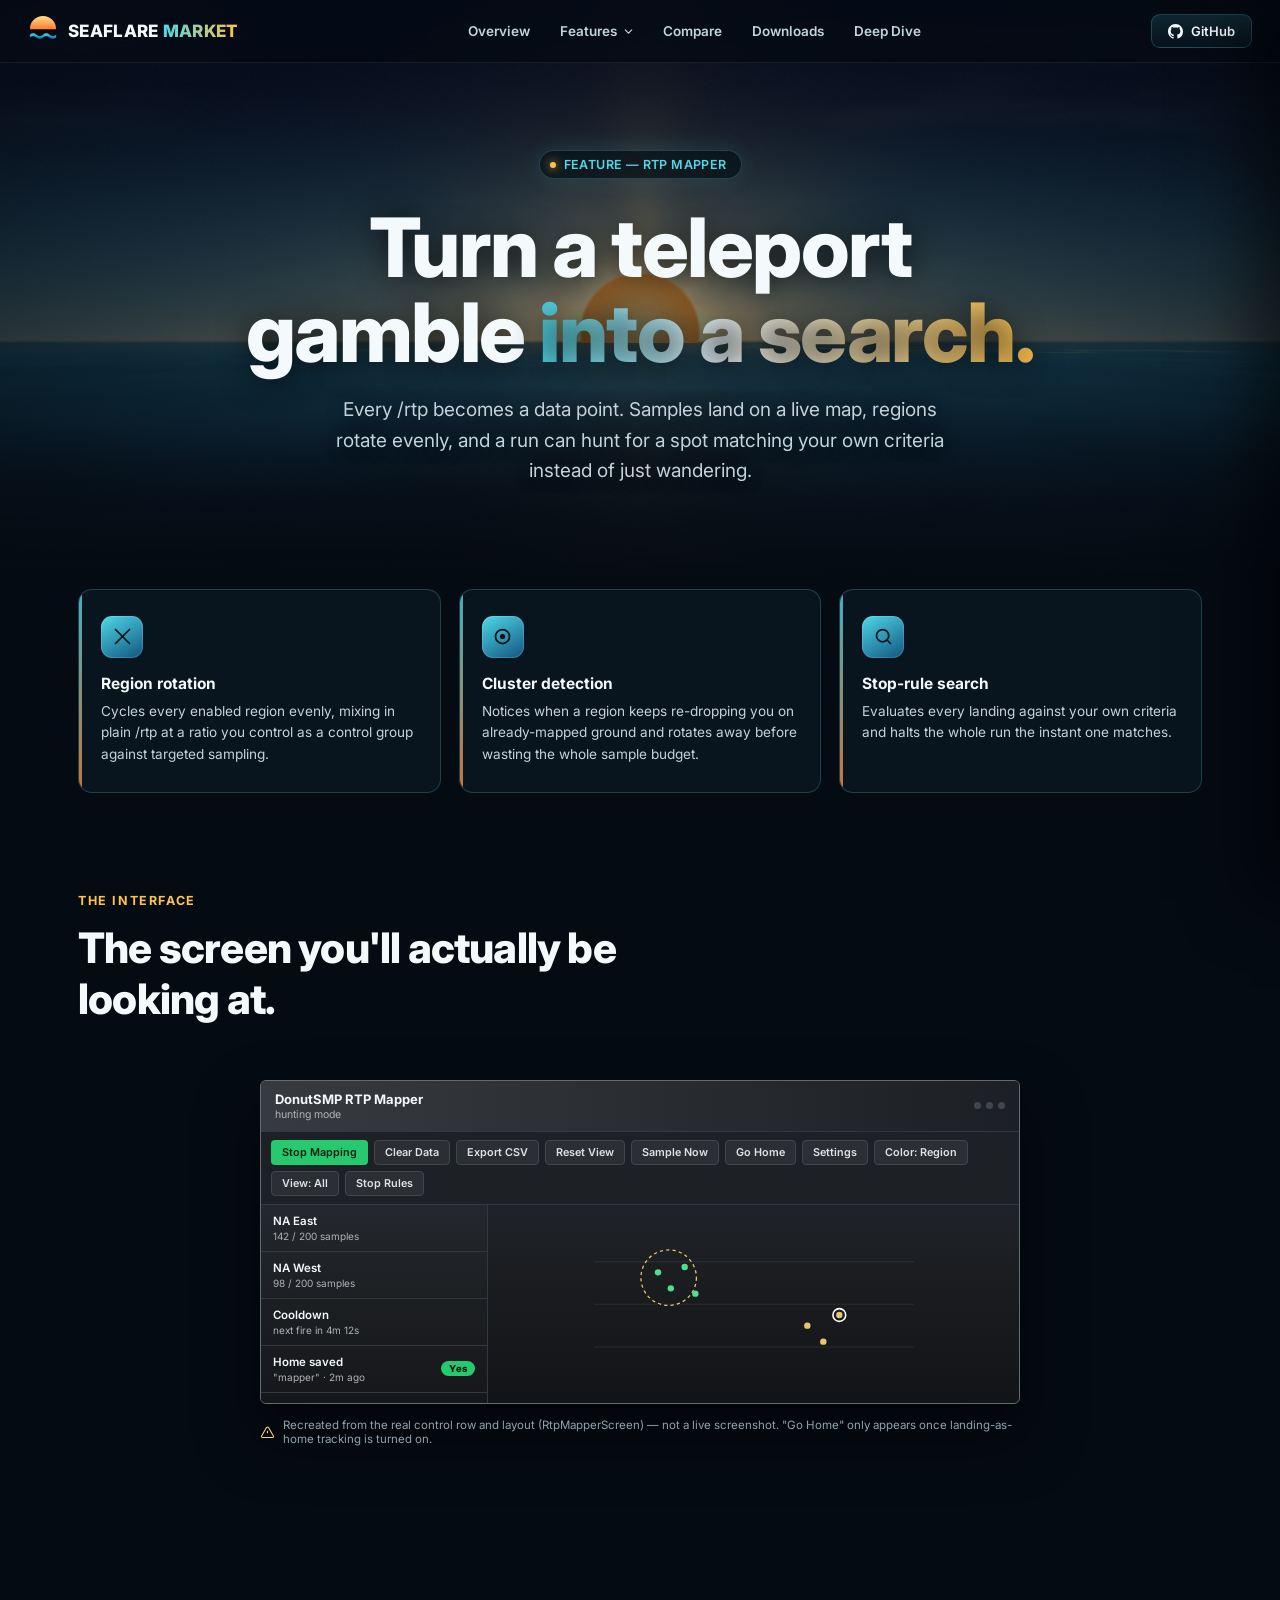
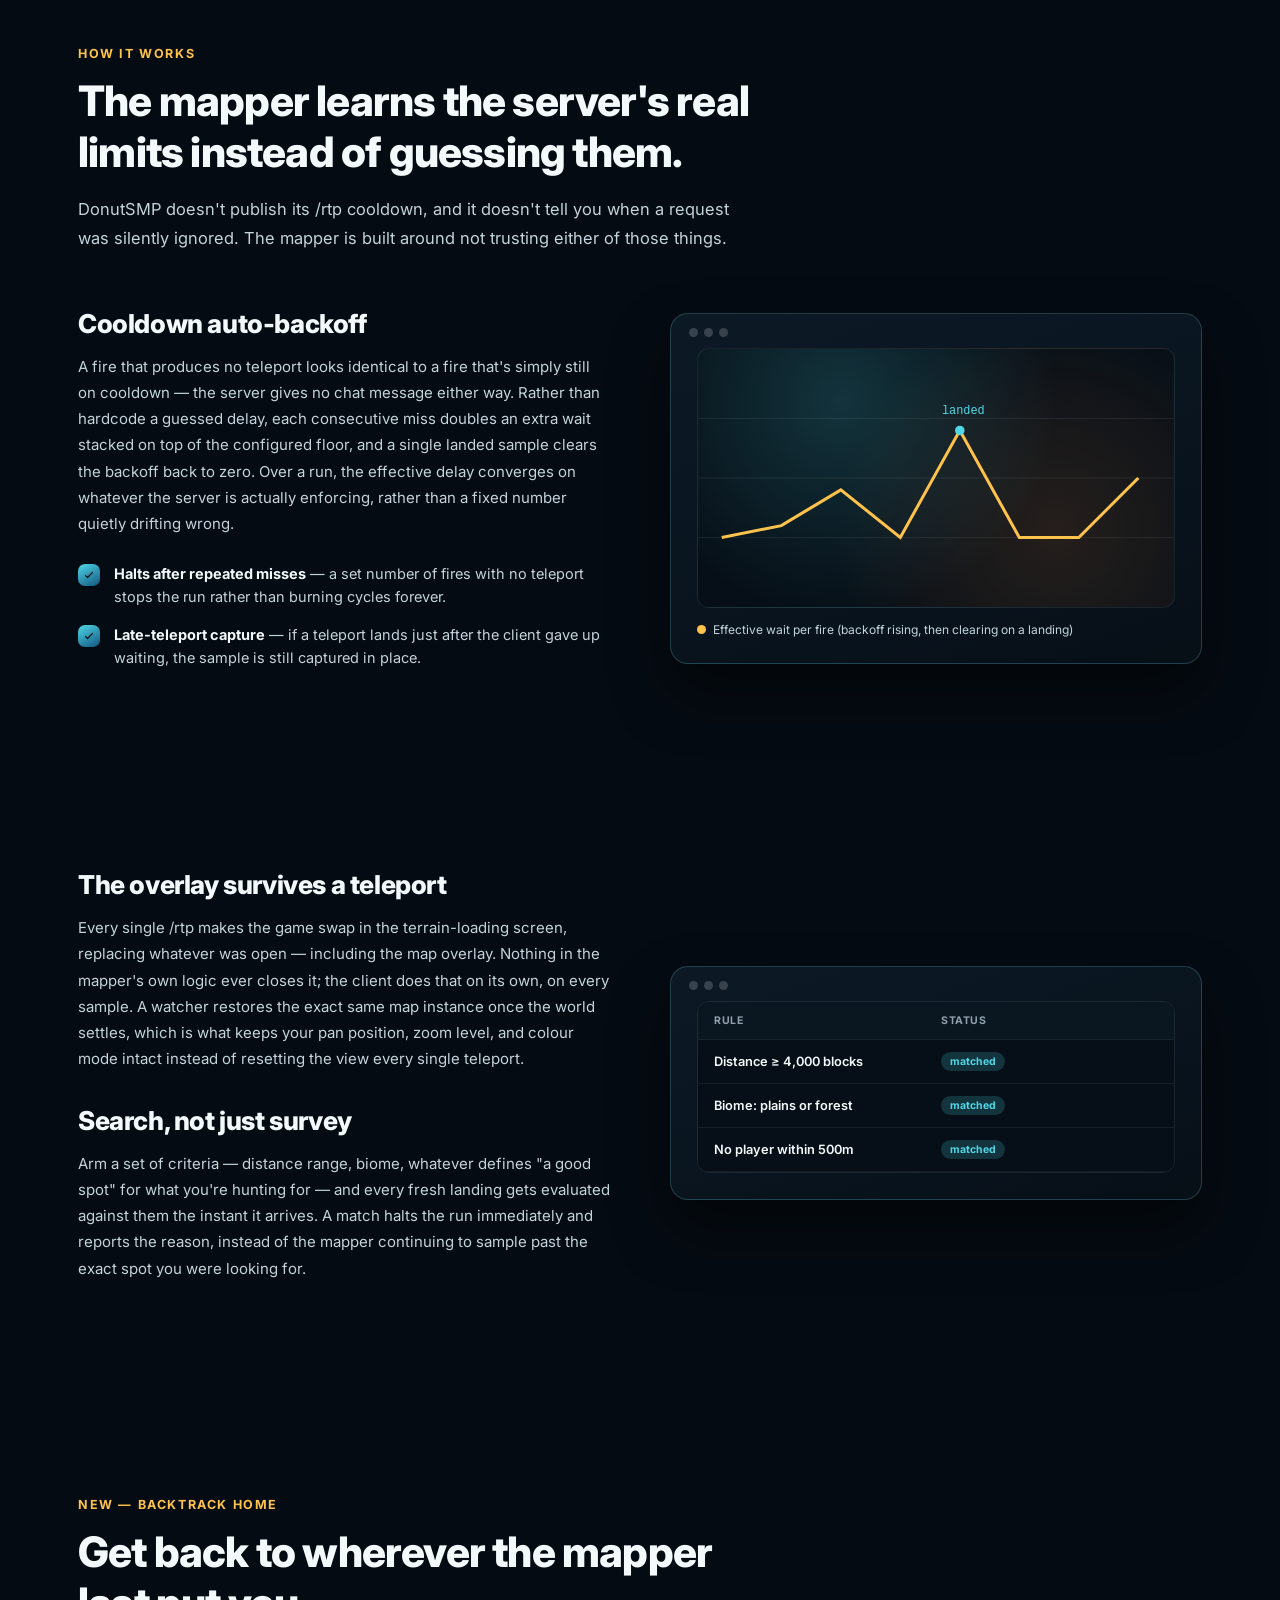
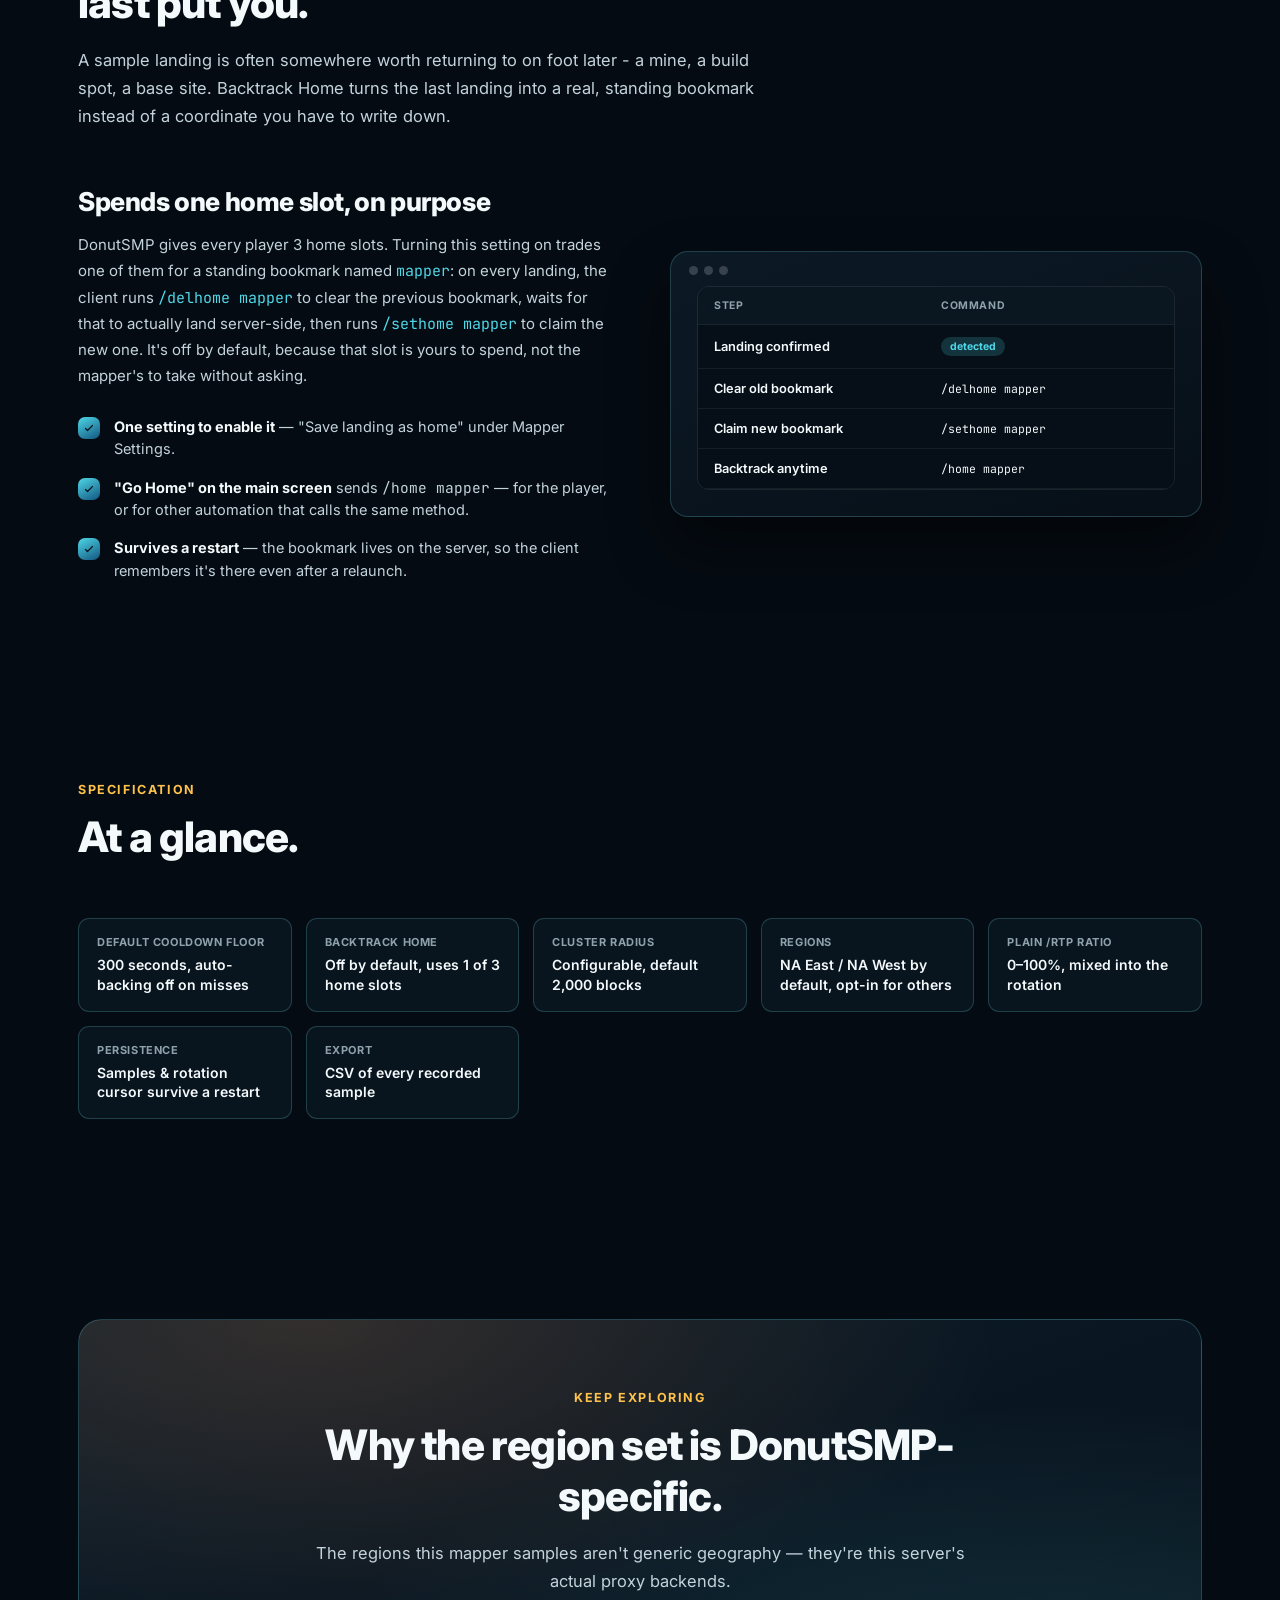
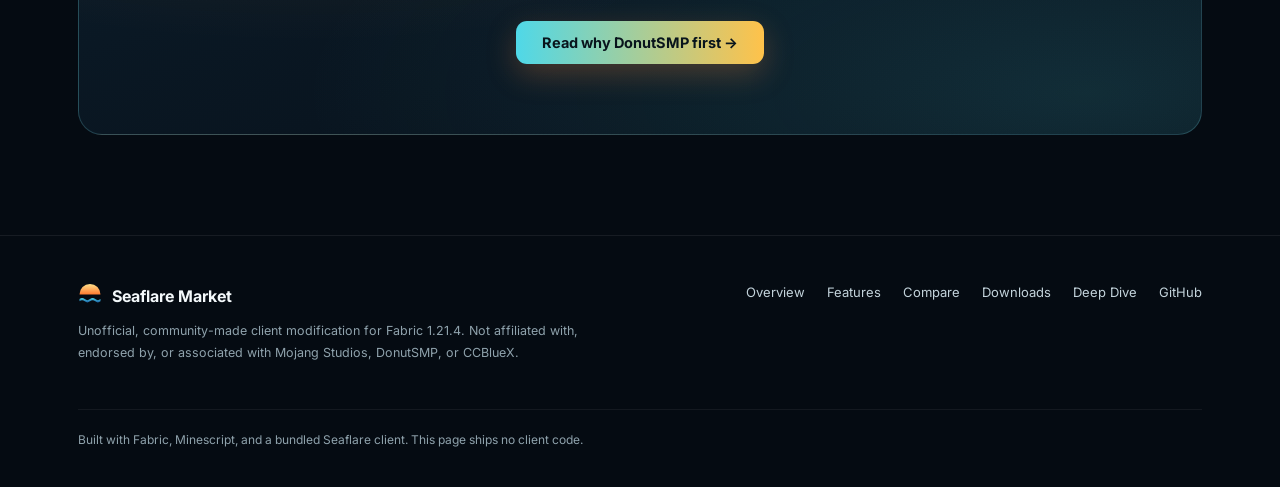
<file: feature-rtp-mapper.html>
<!doctype html>
<html lang="en">
<head>
<meta charset="utf-8">
<meta name="viewport" content="width=device-width, initial-scale=1">
<title>RTP Mapper — Seaflare Market</title>
<meta name="description" content="Region-rotated RTP sampling, cluster detection, cooldown auto-backoff, and criteria-driven search for DonutSMP.">
<link rel="icon" href="data:image/svg+xml,%3Csvg xmlns='http://www.w3.org/2000/svg' viewBox='0 0 64 64'%3E%3Cdefs%3E%3ClinearGradient id='f' x1='0' y1='0' x2='0' y2='1'%3E%3Cstop offset='0' stop-color='%23FFE08A'/%3E%3Cstop offset='1' stop-color='%23FF7A2F'/%3E%3C/linearGradient%3E%3ClinearGradient id='s' x1='0' y1='0' x2='0' y2='1'%3E%3Cstop offset='0' stop-color='%234FD8E8'/%3E%3Cstop offset='1' stop-color='%231B62A6'/%3E%3C/linearGradient%3E%3C/defs%3E%3Cpath d='M14 8 L23 25 L5 25 Z' fill='url(%23f)'/%3E%3Cpath d='M32 2 L38 22 L26 22 Z' fill='url(%23f)'/%3E%3Cpath d='M50 8 L59 25 L41 25 Z' fill='url(%23f)'/%3E%3Cpath d='M4 28 A28 28 0 0 1 60 28 Z' fill='url(%23f)'/%3E%3Cpath d='M4 40 q7 -6 14 0 q7 6 14 0 q7 -6 14 0 q7 6 14 0 v6 q-7 6 -14 0 q-7 -6 -14 0 q-7 6 -14 0 q-7 -6 -14 0 Z' fill='url(%23s)'/%3E%3C/svg%3E">
<link rel="preconnect" href="https://fonts.googleapis.com">
<link rel="preconnect" href="https://fonts.gstatic.com" crossorigin>
<link href="https://fonts.googleapis.com/css2?family=Inter:wght@400;500;600;700;800&family=JetBrains+Mono:wght@500&display=swap" rel="stylesheet">
<link rel="stylesheet" href="assets/site.css">
</head>
<body>

<canvas id="shader-bg"></canvas>

<header class="nav">
  <a class="brand" href="index.html">
    <svg viewBox="0 0 64 64" xmlns="http://www.w3.org/2000/svg" aria-hidden="true">
      <defs><linearGradient id="nf" x1="0" y1="0" x2="0" y2="1"><stop offset="0" stop-color="#FFE08A"/><stop offset="1" stop-color="#FF7A2F"/></linearGradient>
      <linearGradient id="ns" x1="0" y1="0" x2="0" y2="1"><stop offset="0" stop-color="#4FD8E8"/><stop offset="1" stop-color="#1B62A6"/></linearGradient></defs>
      <path d="M14 8 L23 25 L5 25 Z" fill="url(#nf)"/><path d="M32 2 L38 22 L26 22 Z" fill="url(#nf)"/><path d="M50 8 L59 25 L41 25 Z" fill="url(#nf)"/>
      <path d="M4 28 A28 28 0 0 1 60 28 Z" fill="url(#nf)"/>
      <path d="M4 40 q7 -6 14 0 q7 6 14 0 q7 -6 14 0 q7 6 14 0 v6 q-7 6 -14 0 q-7 -6 -14 0 q-7 6 -14 0 q-7 -6 -14 0 Z" fill="url(#ns)"/>
    </svg>
    <span>SEAFLARE <span class="accent">MARKET</span></span>
  </a>
  <nav class="links">
    <a href="index.html#overview">Overview</a>
    <div class="nav-drop">
      <button type="button">Features <svg viewBox="0 0 24 24" fill="none"><path d="M6 9l6 6 6-6" stroke="currentColor" stroke-width="2" stroke-linecap="round"/></svg></button>
      <div class="nav-drop-panel">
        <a href="feature-auction-house.html"><b>Auction House Suite</b><span>Verified sell automation &amp; arbitrage</span></a>
        <a href="feature-rtp-mapper.html"><b>RTP Mapper</b><span>Region sampling &amp; criteria search</span></a>
        <a href="feature-hud-modules.html"><b>HUD &amp; Module Browser</b><span>Every element, fully configurable</span></a>
        <a href="feature-automation-safety.html"><b>Automation Safety Net</b><span>Panic Mode, Auto Log, Auto Relog</span></a>
        <a href="feature-seaflare.html"><b>Bundled Seaflare</b><span>Combat modules, one ClickGUI</span></a>
      </div>
    </div>
    <a href="compare.html">Compare</a>
    <a href="downloads.html">Downloads</a>
    <a href="beta.html">Deep Dive</a>
  </nav>
  <button class="nav-toggle" aria-label="Open menu"><svg viewBox="0 0 24 24" fill="none"><path d="M4 6h16M4 12h16M4 18h16" stroke="currentColor" stroke-width="2" stroke-linecap="round"/></svg></button>
  <a class="gh-btn" href="https://github.com/unaveragetech/Seaflare-client-" target="_blank" rel="noopener">
    <svg viewBox="0 0 16 16" fill="currentColor" aria-hidden="true"><path d="M8 0C3.58 0 0 3.58 0 8c0 3.54 2.29 6.53 5.47 7.59.4.07.55-.17.55-.38 0-.19-.01-.82-.01-1.49-2.01.37-2.53-.49-2.69-.94-.09-.23-.48-.94-.82-1.13-.28-.15-.68-.52-.01-.53.63-.01 1.08.58 1.23.82.72 1.21 1.87.87 2.33.66.07-.52.28-.87.51-1.07-1.78-.2-3.64-.89-3.64-3.95 0-.87.31-1.59.82-2.15-.08-.2-.36-1.02.08-2.12 0 0 .67-.21 2.2.82.64-.18 1.32-.27 2-.27s1.36.09 2 .27c1.53-1.04 2.2-.82 2.2-.82.44 1.1.16 1.92.08 2.12.51.56.82 1.27.82 2.15 0 3.07-1.87 3.75-3.65 3.95.29.25.54.73.54 1.48 0 1.07-.01 1.93-.01 2.2 0 .21.15.46.55.38A8.01 8.01 0 0 0 16 8c0-4.42-3.58-8-8-8Z"/></svg>
    GitHub
  </a>
</header>

<div class="nav-scrim"></div>
<nav class="mobile-nav">
  <a href="index.html">Home</a>
  <div class="m-label">Features</div>
  <a href="feature-auction-house.html">Auction House Suite</a>
  <a href="feature-rtp-mapper.html" class="active">RTP Mapper</a>
  <a href="feature-hud-modules.html">HUD &amp; Module Browser</a>
  <a href="feature-automation-safety.html">Automation Safety Net</a>
  <a href="feature-seaflare.html">Bundled Seaflare</a>
  <div class="m-label">More</div>
  <a href="compare.html">Compare</a>
  <a href="downloads.html">Downloads</a>
  <a href="beta.html">Deep Dive / Beta</a>
  <a href="https://github.com/unaveragetech/Seaflare-client-" target="_blank" rel="noopener">GitHub</a>
</nav>

<main>
  <section class="hero page">
    <div class="hero-inner">
      <div class="kicker"><span class="dot"></span> Feature — RTP Mapper</div>
      <h1 class="title">Turn a teleport gamble <span class="g">into a search.</span></h1>
      <p class="subtitle">Every /rtp becomes a data point. Samples land on a live map, regions rotate
        evenly, and a run can hunt for a spot matching your own criteria instead of just wandering.</p>
    </div>
  </section>

  <section style="padding-top:0">
    <div class="wrap">
      <div class="grid3 reveal">
        <div class="card">
          <div class="icon"><svg viewBox="0 0 24 24" fill="none"><path d="M4 4l16 16M20 4L4 20" stroke="#08141c" stroke-width="2" stroke-linecap="round"/></svg></div>
          <h3>Region rotation</h3>
          <p>Cycles every enabled region evenly, mixing in plain /rtp at a ratio you control as a control group against targeted sampling.</p>
        </div>
        <div class="card">
          <div class="icon"><svg viewBox="0 0 24 24" fill="none"><circle cx="12" cy="12" r="8" stroke="#08141c" stroke-width="2"/><circle cx="12" cy="12" r="3" fill="#08141c"/></svg></div>
          <h3>Cluster detection</h3>
          <p>Notices when a region keeps re-dropping you on already-mapped ground and rotates away before wasting the whole sample budget.</p>
        </div>
        <div class="card">
          <div class="icon"><svg viewBox="0 0 24 24" fill="none"><circle cx="11" cy="11" r="7" stroke="#08141c" stroke-width="2"/><path d="M20 20l-4-4" stroke="#08141c" stroke-width="2" stroke-linecap="round"/></svg></div>
          <h3>Stop-rule search</h3>
          <p>Evaluates every landing against your own criteria and halts the whole run the instant one matches.</p>
        </div>
      </div>
    </div>
  </section>

  <section style="padding-top:0">
    <div class="wrap">
      <div class="section-head reveal">
        <div class="eyebrow">The interface</div>
        <h2 class="h">The screen you'll actually be looking at.</h2>
      </div>
      <div class="gui-mock reveal" style="max-width:760px;margin:0 auto">
        <div class="gui-header">
          <div><div class="title">DonutSMP RTP Mapper</div><div class="sub">hunting mode</div></div>
          <div class="gui-dots"><span></span><span></span><span></span></div>
        </div>
        <div class="gui-toolbar">
          <span class="gui-btn primary">Stop Mapping</span><span class="gui-btn">Clear Data</span>
          <span class="gui-btn">Export CSV</span><span class="gui-btn">Reset View</span>
          <span class="gui-btn">Sample Now</span><span class="gui-btn">Go Home</span>
          <span class="gui-btn">Settings</span><span class="gui-btn">Color: Region</span>
          <span class="gui-btn">View: All</span><span class="gui-btn">Stop Rules</span>
        </div>
        <div class="gui-body">
          <div class="gui-sidebar" style="width:30%">
            <div class="gui-list-row"><div><div class="name">NA East</div><div class="meta">142 / 200 samples</div></div></div>
            <div class="gui-list-row"><div><div class="name">NA West</div><div class="meta">98 / 200 samples</div></div></div>
            <div class="gui-list-row"><div><div class="name">Cooldown</div><div class="meta">next fire in 4m 12s</div></div></div>
            <div class="gui-list-row"><div><div class="name">Home saved</div><div class="meta">"mapper" · 2m ago</div></div><span class="gui-pill on">Yes</span></div>
          </div>
          <div class="gui-main" style="display:flex;align-items:center;justify-content:center;min-height:180px">
            <svg viewBox="0 0 300 160" width="100%" style="max-width:320px">
              <g stroke="rgba(255,255,255,.08)"><line x1="0" y1="40" x2="300" y2="40"/><line x1="0" y1="80" x2="300" y2="80"/><line x1="0" y1="120" x2="300" y2="120"/></g>
              <circle cx="70" cy="55" r="26" fill="none" stroke="var(--gui-warning)" stroke-width="1.2" stroke-dasharray="3 3"/>
              <g fill="var(--gui-positive)"><circle cx="60" cy="50" r="3"/><circle cx="72" cy="65" r="3"/><circle cx="85" cy="45" r="3"/><circle cx="95" cy="70" r="3"/></g>
              <g fill="var(--gui-warning)"><circle cx="200" cy="100" r="3"/><circle cx="215" cy="115" r="3"/><circle cx="230" cy="90" r="3"/></g>
              <circle cx="230" cy="90" r="6" fill="none" stroke="#fff" stroke-width="1.5"/>
            </svg>
          </div>
        </div>
      </div>
      <div class="gui-caption reveal" style="max-width:760px;margin-left:auto;margin-right:auto">
        <svg viewBox="0 0 24 24" fill="none"><path d="M12 9v4M12 17h.01M10.3 3.9L2.6 17.5a1.6 1.6 0 0 0 1.4 2.4h16a1.6 1.6 0 0 0 1.4-2.4L13.7 3.9a1.6 1.6 0 0 0-2.8 0Z" stroke="currentColor" stroke-width="1.7" stroke-linejoin="round"/></svg>
        Recreated from the real control row and layout (RtpMapperScreen) — not a live screenshot. "Go Home" only appears once landing-as-home tracking is turned on.
      </div>
    </div>
  </section>

  <section>
    <div class="wrap">
      <div class="section-head reveal">
        <div class="eyebrow">How it works</div>
        <h2 class="h">The mapper learns the server's real limits instead of guessing them.</h2>
        <p class="lead">DonutSMP doesn't publish its /rtp cooldown, and it doesn't tell you when a
          request was silently ignored. The mapper is built around not trusting either of those things.</p>
      </div>

      <div class="spotlight reveal">
        <div>
          <h3 class="h3">Cooldown auto-backoff</h3>
          <p style="font-size:15px;line-height:1.75;color:var(--text-dim)">A fire that produces no
            teleport looks identical to a fire that's simply still on cooldown — the server gives no
            chat message either way. Rather than hardcode a guessed delay, each consecutive miss doubles
            an extra wait stacked on top of the configured floor, and a single landed sample clears the
            backoff back to zero. Over a run, the effective delay converges on whatever the server is
            actually enforcing, rather than a fixed number quietly drifting wrong.</p>
          <ul class="feat-list">
            <li><span class="tick"><svg viewBox="0 0 24 24" fill="none"><path d="M5 13l4 4L19 7" stroke="#08141c" stroke-width="2.4" stroke-linecap="round" stroke-linejoin="round"/></svg></span><span class="t"><b>Halts after repeated misses</b> — a set number of fires with no teleport stops the run rather than burning cycles forever.</span></li>
            <li><span class="tick"><svg viewBox="0 0 24 24" fill="none"><path d="M5 13l4 4L19 7" stroke="#08141c" stroke-width="2.4" stroke-linecap="round" stroke-linejoin="round"/></svg></span><span class="t"><b>Late-teleport capture</b> — if a teleport lands just after the client gave up waiting, the sample is still captured in place.</span></li>
          </ul>
        </div>
        <div class="visual">
          <div class="dots"><span></span><span></span><span></span></div>
          <div class="scatter" style="margin-top:8px">
            <svg viewBox="0 0 400 200" preserveAspectRatio="xMidYMid meet">
              <g class="grid-line"><line x1="0" y1="50" x2="400" y2="50"/><line x1="0" y1="100" x2="400" y2="100"/><line x1="0" y1="150" x2="400" y2="150"/></g>
              <polyline points="20,150 70,140 120,110 170,150 220,60 270,150 320,150 370,100" fill="none" stroke="var(--flare-hot)" stroke-width="2.5"/>
              <circle cx="220" cy="60" r="4" fill="var(--sea-light)"/>
              <text x="205" y="46" fill="var(--sea-light)" font-size="10" font-family="monospace">landed</text>
            </svg>
          </div>
          <div class="legend"><div class="item"><span class="sw" style="background:var(--flare-hot)"></span>Effective wait per fire (backoff rising, then clearing on a landing)</div></div>
        </div>
      </div>
    </div>
  </section>

  <section>
    <div class="wrap">
      <div class="spotlight rev reveal">
        <div>
          <h3 class="h3">The overlay survives a teleport</h3>
          <p style="font-size:15px;line-height:1.75;color:var(--text-dim)">Every single /rtp makes the
            game swap in the terrain-loading screen, replacing whatever was open — including the map
            overlay. Nothing in the mapper's own logic ever closes it; the client does that on its own,
            on every sample. A watcher restores the exact same map instance once the world settles, which
            is what keeps your pan position, zoom level, and colour mode intact instead of resetting the
            view every single teleport.</p>
          <h3 class="h3" style="margin-top:32px">Search, not just survey</h3>
          <p style="font-size:15px;line-height:1.75;color:var(--text-dim)">Arm a set of criteria — distance
            range, biome, whatever defines "a good spot" for what you're hunting for — and every fresh
            landing gets evaluated against them the instant it arrives. A match halts the run immediately
            and reports the reason, instead of the mapper continuing to sample past the exact spot you
            were looking for.</p>
        </div>
        <div class="visual">
          <div class="dots"><span></span><span></span><span></span></div>
          <div class="ah-mock" style="margin-top:8px">
            <div class="ah-row head" style="grid-template-columns:1fr 1fr"><span>Rule</span><span>Status</span></div>
            <div class="ah-row" style="grid-template-columns:1fr 1fr"><span class="name">Distance ≥ 4,000 blocks</span><span class="pill">matched</span></div>
            <div class="ah-row" style="grid-template-columns:1fr 1fr"><span class="name">Biome: plains or forest</span><span class="pill">matched</span></div>
            <div class="ah-row" style="grid-template-columns:1fr 1fr"><span class="name">No player within 500m</span><span class="pill">matched</span></div>
          </div>
        </div>
      </div>
    </div>
  </section>

  <section>
    <div class="wrap">
      <div class="section-head reveal">
        <div class="eyebrow">New — Backtrack Home</div>
        <h2 class="h">Get back to wherever the mapper last put you.</h2>
        <p class="lead">A sample landing is often somewhere worth returning to on foot later - a mine, a
          build spot, a base site. Backtrack Home turns the last landing into a real, standing bookmark
          instead of a coordinate you have to write down.</p>
      </div>
      <div class="spotlight reveal">
        <div>
          <h3 class="h3">Spends one home slot, on purpose</h3>
          <p style="font-size:15px;line-height:1.75;color:var(--text-dim)">DonutSMP gives every player
            3 home slots. Turning this setting on trades one of them for a standing bookmark named
            <span class="mono" style="color:var(--sea-light)">mapper</span>: on every landing, the client
            runs <span class="mono" style="color:var(--sea-light)">/delhome mapper</span> to clear the
            previous bookmark, waits for that to actually land server-side, then runs
            <span class="mono" style="color:var(--sea-light)">/sethome mapper</span> to claim the new one.
            It's off by default, because that slot is yours to spend, not the mapper's to take without
            asking.</p>
          <ul class="feat-list">
            <li><span class="tick"><svg viewBox="0 0 24 24" fill="none"><path d="M5 13l4 4L19 7" stroke="#08141c" stroke-width="2.4" stroke-linecap="round" stroke-linejoin="round"/></svg></span><span class="t"><b>One setting to enable it</b> — "Save landing as home" under Mapper Settings.</span></li>
            <li><span class="tick"><svg viewBox="0 0 24 24" fill="none"><path d="M5 13l4 4L19 7" stroke="#08141c" stroke-width="2.4" stroke-linecap="round" stroke-linejoin="round"/></svg></span><span class="t"><b>"Go Home" on the main screen</b> sends <span class="mono">/home mapper</span> — for the player, or for other automation that calls the same method.</span></li>
            <li><span class="tick"><svg viewBox="0 0 24 24" fill="none"><path d="M5 13l4 4L19 7" stroke="#08141c" stroke-width="2.4" stroke-linecap="round" stroke-linejoin="round"/></svg></span><span class="t"><b>Survives a restart</b> — the bookmark lives on the server, so the client remembers it's there even after a relaunch.</span></li>
          </ul>
        </div>
        <div class="visual">
          <div class="dots"><span></span><span></span><span></span></div>
          <div class="ah-mock" style="margin-top:8px">
            <div class="ah-row head" style="grid-template-columns:1fr 1fr"><span>Step</span><span>Command</span></div>
            <div class="ah-row" style="grid-template-columns:1fr 1fr"><span class="name">Landing confirmed</span><span class="pill">detected</span></div>
            <div class="ah-row" style="grid-template-columns:1fr 1fr"><span class="name">Clear old bookmark</span><span class="price" style="font-size:11.5px">/delhome mapper</span></div>
            <div class="ah-row" style="grid-template-columns:1fr 1fr"><span class="name">Claim new bookmark</span><span class="price" style="font-size:11.5px">/sethome mapper</span></div>
            <div class="ah-row" style="grid-template-columns:1fr 1fr"><span class="name">Backtrack anytime</span><span class="price" style="font-size:11.5px">/home mapper</span></div>
          </div>
        </div>
      </div>
    </div>
  </section>

  <section>
    <div class="wrap">
      <div class="section-head reveal">
        <div class="eyebrow">Specification</div>
        <h2 class="h">At a glance.</h2>
      </div>
      <div class="spec-grid reveal">
        <div class="spec"><div class="k">Default cooldown floor</div><div class="v">300 seconds, auto-backing off on misses</div></div>
        <div class="spec"><div class="k">Backtrack home</div><div class="v">Off by default, uses 1 of 3 home slots</div></div>
        <div class="spec"><div class="k">Cluster radius</div><div class="v">Configurable, default 2,000 blocks</div></div>
        <div class="spec"><div class="k">Regions</div><div class="v">NA East / NA West by default, opt-in for others</div></div>
        <div class="spec"><div class="k">Plain /rtp ratio</div><div class="v">0–100%, mixed into the rotation</div></div>
        <div class="spec"><div class="k">Persistence</div><div class="v">Samples &amp; rotation cursor survive a restart</div></div>
        <div class="spec"><div class="k">Export</div><div class="v">CSV of every recorded sample</div></div>
      </div>
    </div>
  </section>

  <section>
    <div class="wrap">
      <div class="focus-section reveal">
        <div class="focus-grid" style="grid-template-columns:1fr;text-align:center">
          <div>
            <div class="eyebrow" style="justify-content:center;display:flex">Keep exploring</div>
            <h2 class="h" style="margin-left:auto;margin-right:auto">Why the region set is DonutSMP-specific.</h2>
            <p class="lead" style="margin-left:auto;margin-right:auto">The regions this mapper samples
              aren't generic geography — they're this server's actual proxy backends.</p>
            <a href="index.html#focus" class="btn btn-primary" style="margin-top:26px">Read why DonutSMP first →</a>
          </div>
        </div>
      </div>
    </div>
  </section>
</main>

<footer>
  <div class="wrap">
    <div class="foot-grid">
      <div>
        <div class="foot-brand">
          <svg viewBox="0 0 64 64" xmlns="http://www.w3.org/2000/svg" aria-hidden="true">
            <defs><linearGradient id="ff" x1="0" y1="0" x2="0" y2="1"><stop offset="0" stop-color="#FFE08A"/><stop offset="1" stop-color="#FF7A2F"/></linearGradient>
            <linearGradient id="fs" x1="0" y1="0" x2="0" y2="1"><stop offset="0" stop-color="#4FD8E8"/><stop offset="1" stop-color="#1B62A6"/></linearGradient></defs>
            <path d="M14 8 L23 25 L5 25 Z" fill="url(#ff)"/><path d="M32 2 L38 22 L26 22 Z" fill="url(#ff)"/><path d="M50 8 L59 25 L41 25 Z" fill="url(#ff)"/>
            <path d="M4 28 A28 28 0 0 1 60 28 Z" fill="url(#ff)"/>
            <path d="M4 40 q7 -6 14 0 q7 6 14 0 q7 -6 14 0 q7 6 14 0 v6 q-7 6 -14 0 q-7 -6 -14 0 q-7 6 -14 0 q-7 -6 -14 0 Z" fill="url(#fs)"/>
          </svg>
          <span>Seaflare Market</span>
        </div>
        <p class="disclaimer">Unofficial, community-made client modification for Fabric 1.21.4. Not affiliated with, endorsed by,
          or associated with Mojang Studios, DonutSMP, or CCBlueX.</p>
      </div>
      <div class="foot-links">
        <a href="index.html#overview">Overview</a>
        <a href="index.html#features">Features</a>
        <a href="compare.html">Compare</a>
        <a href="downloads.html">Downloads</a>
    <a href="beta.html">Deep Dive</a>
        <a href="https://github.com/unaveragetech/Seaflare-client-" target="_blank" rel="noopener">GitHub</a>
      </div>
    </div>
    <div class="foot-bottom">Built with Fabric, Minescript, and a bundled Seaflare client. This page ships no client code.</div>
  </div>
</footer>

<script src="assets/site.js"></script>
</body>
</html>
</file>
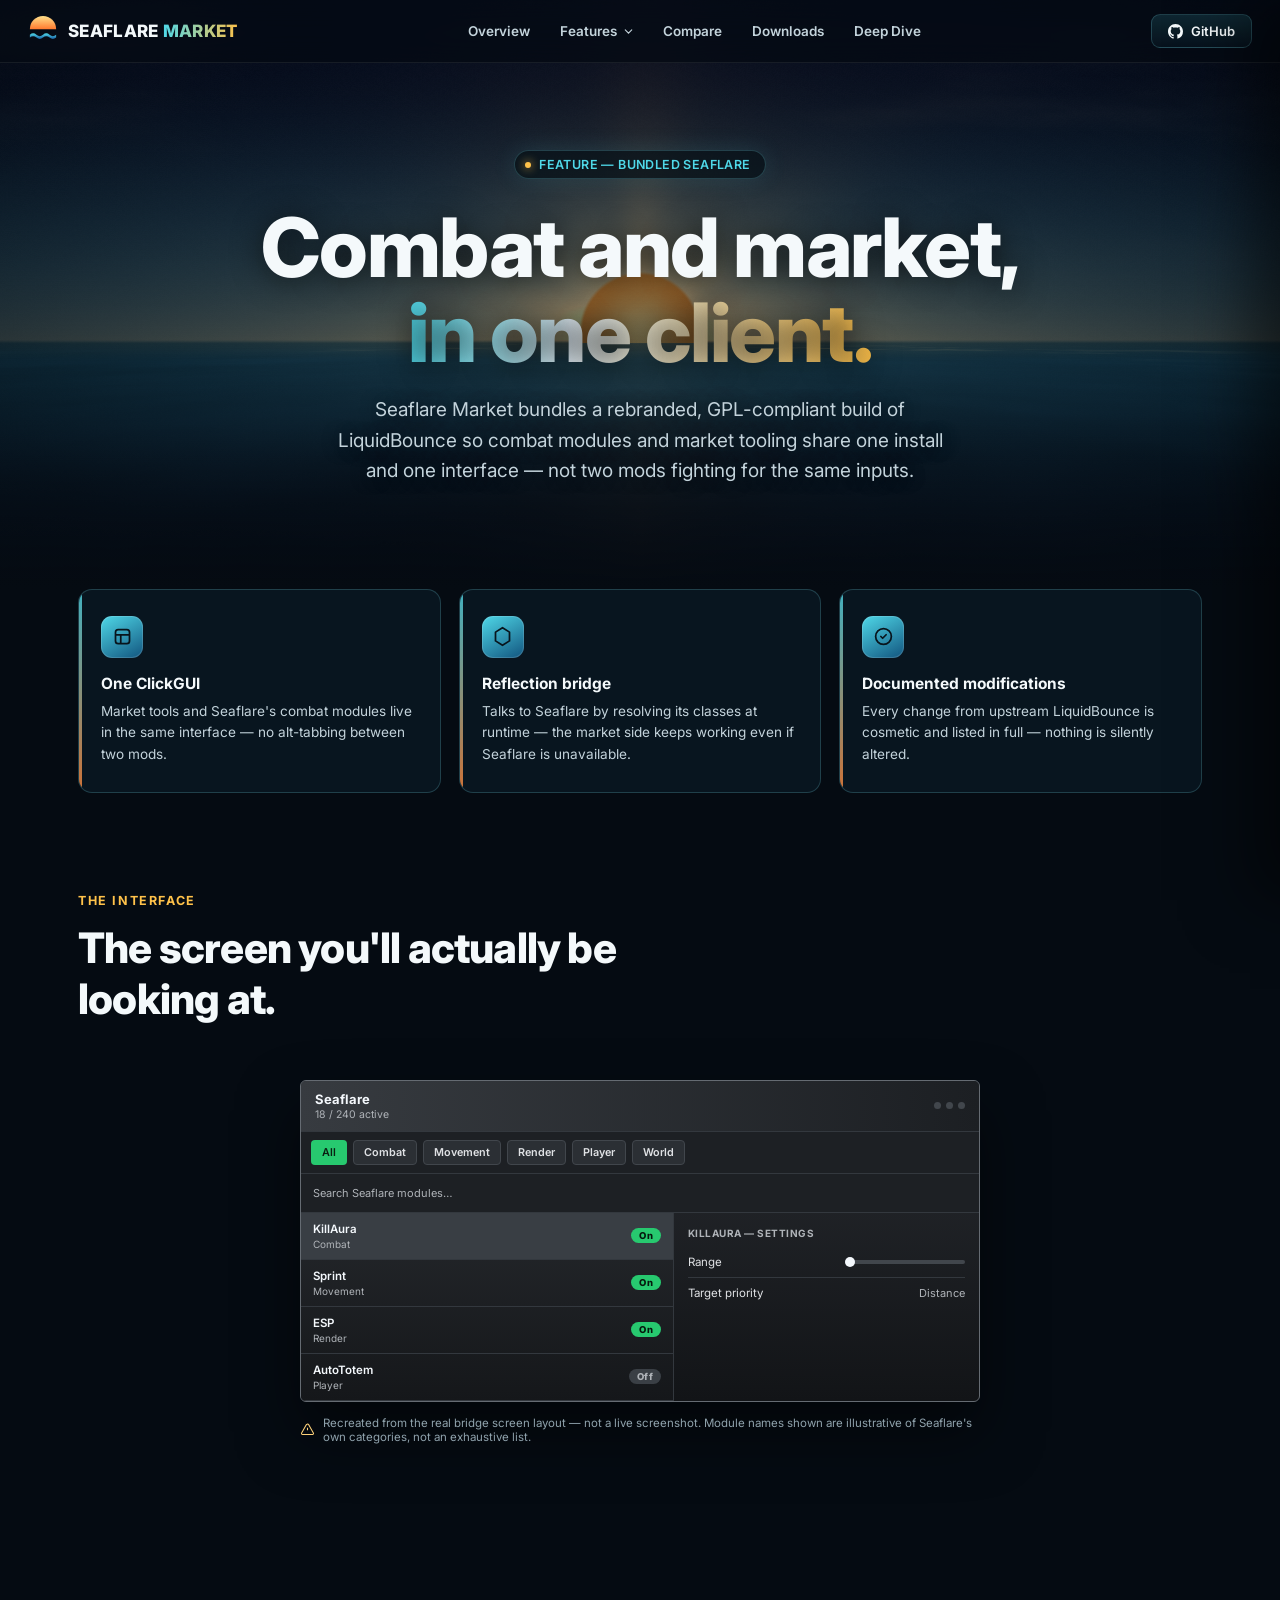
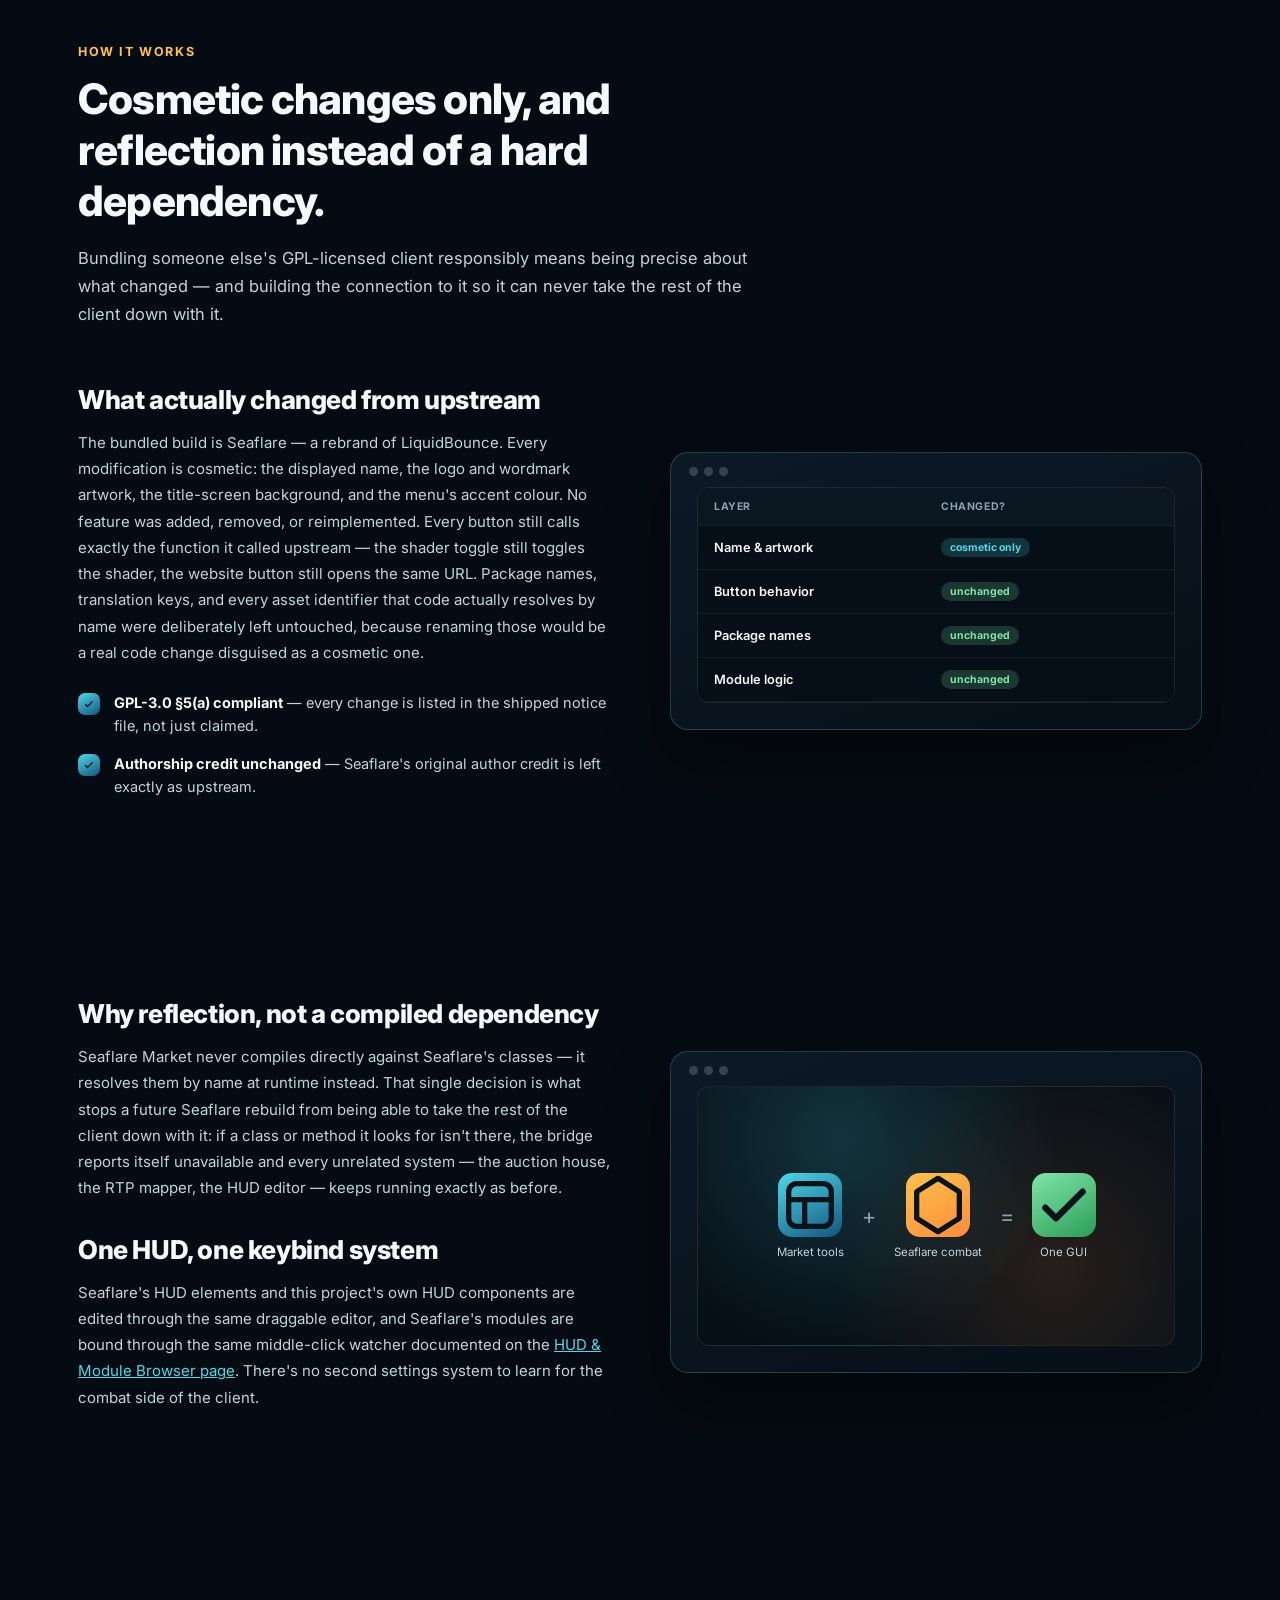
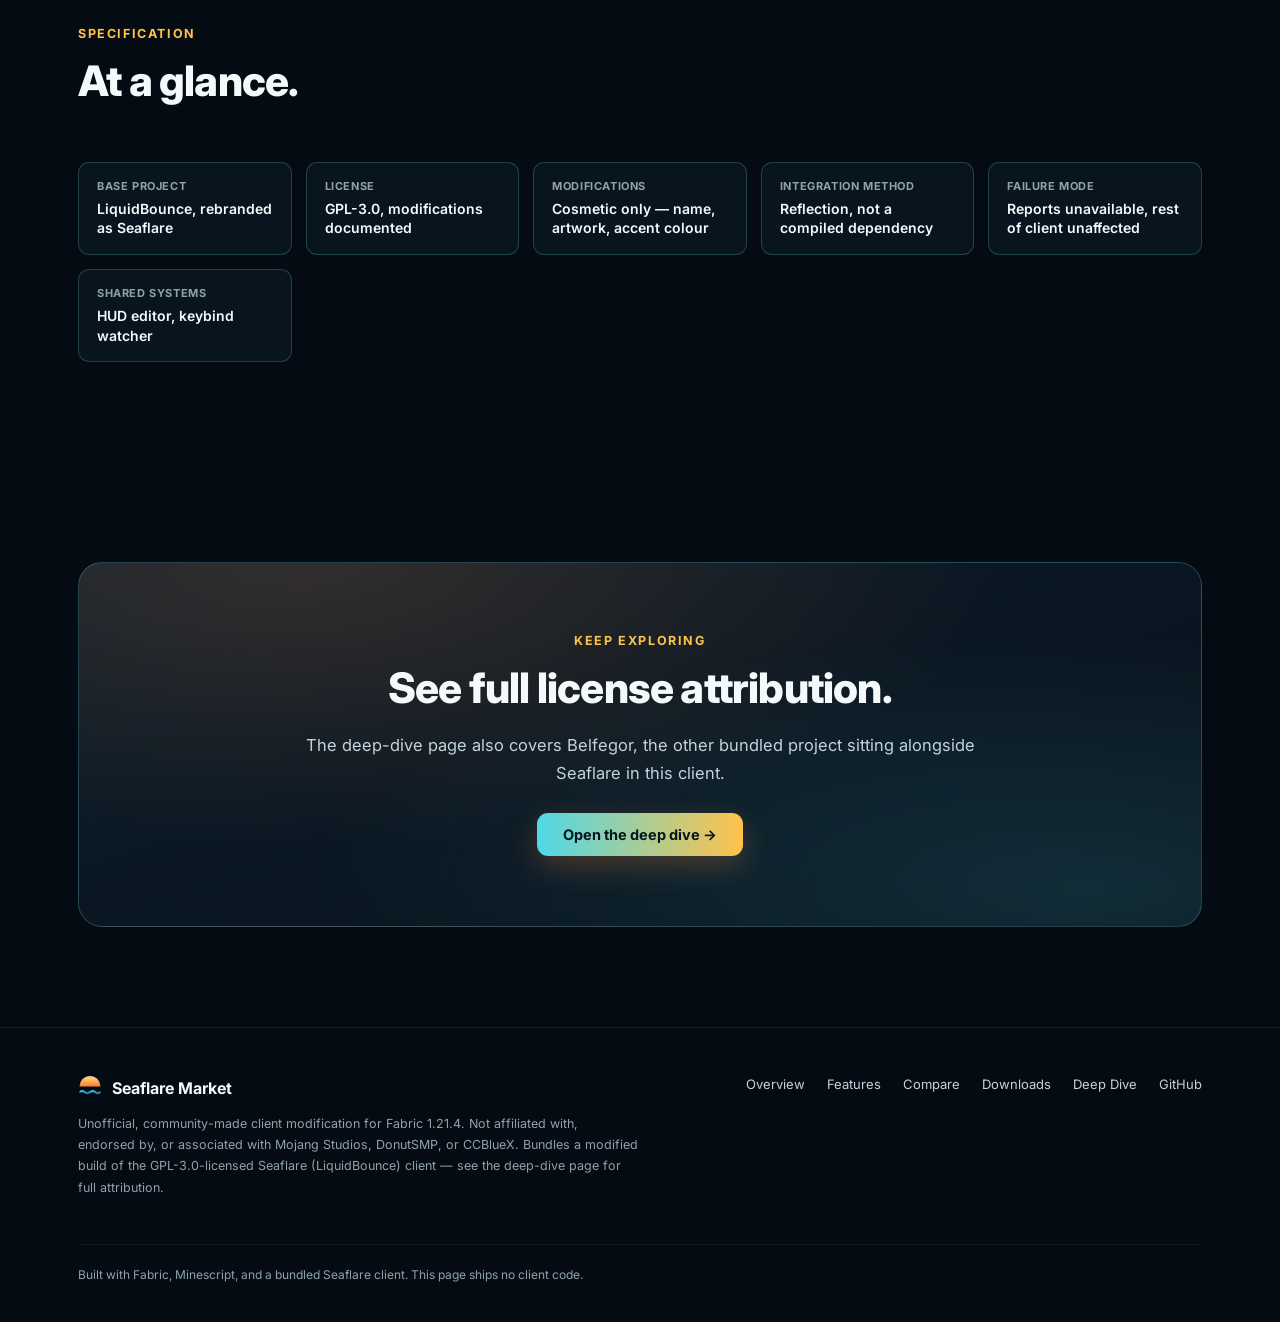
<file: feature-seaflare.html>
<!doctype html>
<html lang="en">
<head>
<meta charset="utf-8">
<meta name="viewport" content="width=device-width, initial-scale=1">
<title>Bundled Seaflare — Seaflare Market</title>
<meta name="description" content="A rebranded, GPL-compliant build of the LiquidBounce client bundled unified with Seaflare Market's own auction house and mapping tools.">
<link rel="icon" href="data:image/svg+xml,%3Csvg xmlns='http://www.w3.org/2000/svg' viewBox='0 0 64 64'%3E%3Cdefs%3E%3ClinearGradient id='f' x1='0' y1='0' x2='0' y2='1'%3E%3Cstop offset='0' stop-color='%23FFE08A'/%3E%3Cstop offset='1' stop-color='%23FF7A2F'/%3E%3C/linearGradient%3E%3ClinearGradient id='s' x1='0' y1='0' x2='0' y2='1'%3E%3Cstop offset='0' stop-color='%234FD8E8'/%3E%3Cstop offset='1' stop-color='%231B62A6'/%3E%3C/linearGradient%3E%3C/defs%3E%3Cpath d='M14 8 L23 25 L5 25 Z' fill='url(%23f)'/%3E%3Cpath d='M32 2 L38 22 L26 22 Z' fill='url(%23f)'/%3E%3Cpath d='M50 8 L59 25 L41 25 Z' fill='url(%23f)'/%3E%3Cpath d='M4 28 A28 28 0 0 1 60 28 Z' fill='url(%23f)'/%3E%3Cpath d='M4 40 q7 -6 14 0 q7 6 14 0 q7 -6 14 0 q7 6 14 0 v6 q-7 6 -14 0 q-7 -6 -14 0 q-7 6 -14 0 q-7 -6 -14 0 Z' fill='url(%23s)'/%3E%3C/svg%3E">
<link rel="preconnect" href="https://fonts.googleapis.com">
<link rel="preconnect" href="https://fonts.gstatic.com" crossorigin>
<link href="https://fonts.googleapis.com/css2?family=Inter:wght@400;500;600;700;800&family=JetBrains+Mono:wght@500&display=swap" rel="stylesheet">
<link rel="stylesheet" href="assets/site.css">
</head>
<body>

<canvas id="shader-bg"></canvas>

<header class="nav">
  <a class="brand" href="index.html">
    <svg viewBox="0 0 64 64" xmlns="http://www.w3.org/2000/svg" aria-hidden="true">
      <defs><linearGradient id="nf" x1="0" y1="0" x2="0" y2="1"><stop offset="0" stop-color="#FFE08A"/><stop offset="1" stop-color="#FF7A2F"/></linearGradient>
      <linearGradient id="ns" x1="0" y1="0" x2="0" y2="1"><stop offset="0" stop-color="#4FD8E8"/><stop offset="1" stop-color="#1B62A6"/></linearGradient></defs>
      <path d="M14 8 L23 25 L5 25 Z" fill="url(#nf)"/><path d="M32 2 L38 22 L26 22 Z" fill="url(#nf)"/><path d="M50 8 L59 25 L41 25 Z" fill="url(#nf)"/>
      <path d="M4 28 A28 28 0 0 1 60 28 Z" fill="url(#nf)"/>
      <path d="M4 40 q7 -6 14 0 q7 6 14 0 q7 -6 14 0 q7 6 14 0 v6 q-7 6 -14 0 q-7 -6 -14 0 q-7 6 -14 0 q-7 -6 -14 0 Z" fill="url(#ns)"/>
    </svg>
    <span>SEAFLARE <span class="accent">MARKET</span></span>
  </a>
  <nav class="links">
    <a href="index.html#overview">Overview</a>
    <div class="nav-drop">
      <button type="button">Features <svg viewBox="0 0 24 24" fill="none"><path d="M6 9l6 6 6-6" stroke="currentColor" stroke-width="2" stroke-linecap="round"/></svg></button>
      <div class="nav-drop-panel">
        <a href="feature-auction-house.html"><b>Auction House Suite</b><span>Verified sell automation &amp; arbitrage</span></a>
        <a href="feature-rtp-mapper.html"><b>RTP Mapper</b><span>Region sampling &amp; criteria search</span></a>
        <a href="feature-hud-modules.html"><b>HUD &amp; Module Browser</b><span>Every element, fully configurable</span></a>
        <a href="feature-automation-safety.html"><b>Automation Safety Net</b><span>Panic Mode, Auto Log, Auto Relog</span></a>
        <a href="feature-seaflare.html"><b>Bundled Seaflare</b><span>Combat modules, one ClickGUI</span></a>
      </div>
    </div>
    <a href="compare.html">Compare</a>
    <a href="downloads.html">Downloads</a>
    <a href="beta.html">Deep Dive</a>
  </nav>
  <button class="nav-toggle" aria-label="Open menu"><svg viewBox="0 0 24 24" fill="none"><path d="M4 6h16M4 12h16M4 18h16" stroke="currentColor" stroke-width="2" stroke-linecap="round"/></svg></button>
  <a class="gh-btn" href="https://github.com/unaveragetech/Seaflare-client-" target="_blank" rel="noopener">
    <svg viewBox="0 0 16 16" fill="currentColor" aria-hidden="true"><path d="M8 0C3.58 0 0 3.58 0 8c0 3.54 2.29 6.53 5.47 7.59.4.07.55-.17.55-.38 0-.19-.01-.82-.01-1.49-2.01.37-2.53-.49-2.69-.94-.09-.23-.48-.94-.82-1.13-.28-.15-.68-.52-.01-.53.63-.01 1.08.58 1.23.82.72 1.21 1.87.87 2.33.66.07-.52.28-.87.51-1.07-1.78-.2-3.64-.89-3.64-3.95 0-.87.31-1.59.82-2.15-.08-.2-.36-1.02.08-2.12 0 0 .67-.21 2.2.82.64-.18 1.32-.27 2-.27s1.36.09 2 .27c1.53-1.04 2.2-.82 2.2-.82.44 1.1.16 1.92.08 2.12.51.56.82 1.27.82 2.15 0 3.07-1.87 3.75-3.65 3.95.29.25.54.73.54 1.48 0 1.07-.01 1.93-.01 2.2 0 .21.15.46.55.38A8.01 8.01 0 0 0 16 8c0-4.42-3.58-8-8-8Z"/></svg>
    GitHub
  </a>
</header>

<div class="nav-scrim"></div>
<nav class="mobile-nav">
  <a href="index.html">Home</a>
  <div class="m-label">Features</div>
  <a href="feature-auction-house.html">Auction House Suite</a>
  <a href="feature-rtp-mapper.html">RTP Mapper</a>
  <a href="feature-hud-modules.html">HUD &amp; Module Browser</a>
  <a href="feature-automation-safety.html">Automation Safety Net</a>
  <a href="feature-seaflare.html" class="active">Bundled Seaflare</a>
  <div class="m-label">More</div>
  <a href="compare.html">Compare</a>
  <a href="downloads.html">Downloads</a>
  <a href="beta.html">Deep Dive / Beta</a>
  <a href="https://github.com/unaveragetech/Seaflare-client-" target="_blank" rel="noopener">GitHub</a>
</nav>

<main>
  <section class="hero page">
    <div class="hero-inner">
      <div class="kicker"><span class="dot"></span> Feature — Bundled Seaflare</div>
      <h1 class="title">Combat and market, <span class="g">in one client.</span></h1>
      <p class="subtitle">Seaflare Market bundles a rebranded, GPL-compliant build of LiquidBounce so
        combat modules and market tooling share one install and one interface — not two mods fighting
        for the same inputs.</p>
    </div>
  </section>

  <section style="padding-top:0">
    <div class="wrap">
      <div class="grid3 reveal">
        <div class="card">
          <div class="icon"><svg viewBox="0 0 24 24" fill="none"><rect x="4" y="4" width="16" height="16" rx="3" stroke="#08141c" stroke-width="2"/><path d="M4 10h16M10 10v10" stroke="#08141c" stroke-width="2"/></svg></div>
          <h3>One ClickGUI</h3>
          <p>Market tools and Seaflare's combat modules live in the same interface — no alt-tabbing between two mods.</p>
        </div>
        <div class="card">
          <div class="icon"><svg viewBox="0 0 24 24" fill="none"><path d="M12 2 L20 7 L20 17 L12 22 L4 17 L4 7 Z" stroke="#08141c" stroke-width="2" stroke-linejoin="round"/></svg></div>
          <h3>Reflection bridge</h3>
          <p>Talks to Seaflare by resolving its classes at runtime — the market side keeps working even if Seaflare is unavailable.</p>
        </div>
        <div class="card">
          <div class="icon"><svg viewBox="0 0 24 24" fill="none"><path d="M9 12l2 2 4-4" stroke="#08141c" stroke-width="2" stroke-linecap="round" stroke-linejoin="round"/><circle cx="12" cy="12" r="9" stroke="#08141c" stroke-width="2"/></svg></div>
          <h3>Documented modifications</h3>
          <p>Every change from upstream LiquidBounce is cosmetic and listed in full — nothing is silently altered.</p>
        </div>
      </div>
    </div>
  </section>

  <section style="padding-top:0">
    <div class="wrap">
      <div class="section-head reveal">
        <div class="eyebrow">The interface</div>
        <h2 class="h">The screen you'll actually be looking at.</h2>
      </div>
      <div class="gui-mock reveal" style="max-width:680px;margin:0 auto">
        <div class="gui-header">
          <div><div class="title">Seaflare</div><div class="sub">18 / 240 active</div></div>
          <div class="gui-dots"><span></span><span></span><span></span></div>
        </div>
        <div class="gui-toolbar">
          <span class="gui-btn primary">All</span><span class="gui-btn">Combat</span><span class="gui-btn">Movement</span>
          <span class="gui-btn">Render</span><span class="gui-btn">Player</span><span class="gui-btn">World</span>
        </div>
        <div class="gui-toolbar" style="border-bottom:1px solid var(--gui-divider)">
          <span style="font-size:11px;color:var(--gui-muted);padding:4px 2px">Search Seaflare modules…</span>
        </div>
        <div class="gui-body">
          <div class="gui-sidebar" style="width:55%">
            <div class="gui-list-row selected"><div><div class="name">KillAura</div><div class="meta">Combat</div></div><span class="gui-pill on">On</span></div>
            <div class="gui-list-row"><div><div class="name">Sprint</div><div class="meta">Movement</div></div><span class="gui-pill on">On</span></div>
            <div class="gui-list-row"><div><div class="name">ESP</div><div class="meta">Render</div></div><span class="gui-pill on">On</span></div>
            <div class="gui-list-row"><div><div class="name">AutoTotem</div><div class="meta">Player</div></div><span class="gui-pill off">Off</span></div>
          </div>
          <div class="gui-main">
            <div class="gui-row-label">KillAura — settings</div>
            <div class="gui-setting-row"><span class="label">Range</span><span class="gui-slider"></span></div>
            <div class="gui-setting-row" style="border-bottom:none"><span class="label">Target priority</span><span style="font-size:11px;color:var(--gui-muted)">Distance</span></div>
          </div>
        </div>
      </div>
      <div class="gui-caption reveal" style="max-width:680px;margin-left:auto;margin-right:auto">
        <svg viewBox="0 0 24 24" fill="none"><path d="M12 9v4M12 17h.01M10.3 3.9L2.6 17.5a1.6 1.6 0 0 0 1.4 2.4h16a1.6 1.6 0 0 0 1.4-2.4L13.7 3.9a1.6 1.6 0 0 0-2.8 0Z" stroke="currentColor" stroke-width="1.7" stroke-linejoin="round"/></svg>
        Recreated from the real bridge screen layout — not a live screenshot. Module names shown are illustrative of Seaflare's own categories, not an exhaustive list.
      </div>
    </div>
  </section>

  <section>
    <div class="wrap">
      <div class="section-head reveal">
        <div class="eyebrow">How it works</div>
        <h2 class="h">Cosmetic changes only, and reflection instead of a hard dependency.</h2>
        <p class="lead">Bundling someone else's GPL-licensed client responsibly means being precise about
          what changed — and building the connection to it so it can never take the rest of the client
          down with it.</p>
      </div>

      <div class="spotlight reveal">
        <div>
          <h3 class="h3">What actually changed from upstream</h3>
          <p style="font-size:15px;line-height:1.75;color:var(--text-dim)">The bundled build is Seaflare —
            a rebrand of LiquidBounce. Every modification is cosmetic: the displayed name, the logo and
            wordmark artwork, the title-screen background, and the menu's accent colour. No feature was
            added, removed, or reimplemented. Every button still calls exactly the function it called
            upstream — the shader toggle still toggles the shader, the website button still opens the
            same URL. Package names, translation keys, and every asset identifier that code actually
            resolves by name were deliberately left untouched, because renaming those would be a real
            code change disguised as a cosmetic one.</p>
          <ul class="feat-list">
            <li><span class="tick"><svg viewBox="0 0 24 24" fill="none"><path d="M5 13l4 4L19 7" stroke="#08141c" stroke-width="2.4" stroke-linecap="round" stroke-linejoin="round"/></svg></span><span class="t"><b>GPL-3.0 §5(a) compliant</b> — every change is listed in the shipped notice file, not just claimed.</span></li>
            <li><span class="tick"><svg viewBox="0 0 24 24" fill="none"><path d="M5 13l4 4L19 7" stroke="#08141c" stroke-width="2.4" stroke-linecap="round" stroke-linejoin="round"/></svg></span><span class="t"><b>Authorship credit unchanged</b> — Seaflare's original author credit is left exactly as upstream.</span></li>
          </ul>
        </div>
        <div class="visual">
          <div class="dots"><span></span><span></span><span></span></div>
          <div class="ah-mock" style="margin-top:8px">
            <div class="ah-row head" style="grid-template-columns:1fr 1fr"><span>Layer</span><span>Changed?</span></div>
            <div class="ah-row" style="grid-template-columns:1fr 1fr"><span class="name">Name &amp; artwork</span><span class="pill">cosmetic only</span></div>
            <div class="ah-row" style="grid-template-columns:1fr 1fr"><span class="name">Button behavior</span><span class="pill" style="background:rgba(127,230,168,.18);color:var(--good)">unchanged</span></div>
            <div class="ah-row" style="grid-template-columns:1fr 1fr"><span class="name">Package names</span><span class="pill" style="background:rgba(127,230,168,.18);color:var(--good)">unchanged</span></div>
            <div class="ah-row" style="grid-template-columns:1fr 1fr"><span class="name">Module logic</span><span class="pill" style="background:rgba(127,230,168,.18);color:var(--good)">unchanged</span></div>
          </div>
        </div>
      </div>
    </div>
  </section>

  <section>
    <div class="wrap">
      <div class="spotlight rev reveal">
        <div>
          <h3 class="h3">Why reflection, not a compiled dependency</h3>
          <p style="font-size:15px;line-height:1.75;color:var(--text-dim)">Seaflare Market never compiles
            directly against Seaflare's classes — it resolves them by name at runtime instead. That
            single decision is what stops a future Seaflare rebuild from being able to take the rest of
            the client down with it: if a class or method it looks for isn't there, the bridge reports
            itself unavailable and every unrelated system — the auction house, the RTP mapper, the HUD
            editor — keeps running exactly as before.</p>
          <h3 class="h3" style="margin-top:32px">One HUD, one keybind system</h3>
          <p style="font-size:15px;line-height:1.75;color:var(--text-dim)">Seaflare's HUD elements and
            this project's own HUD components are edited through the same draggable editor, and Seaflare's
            modules are bound through the same middle-click watcher documented on the
            <a href="feature-hud-modules.html" style="color:var(--sea-light)">HUD &amp; Module Browser page</a>.
            There's no second settings system to learn for the combat side of the client.</p>
        </div>
        <div class="visual">
          <div class="dots"><span></span><span></span><span></span></div>
          <div class="scatter" style="margin-top:8px;display:flex;align-items:center;justify-content:center">
            <div style="display:flex;align-items:center;gap:18px">
              <div style="text-align:center">
                <div style="width:64px;height:64px;border-radius:14px;background:linear-gradient(150deg,var(--sea-light),var(--sea-deep));display:flex;align-items:center;justify-content:center;margin:0 auto 8px">
                  <svg width="26" height="26" viewBox="0 0 24 24" fill="none"><rect x="4" y="4" width="16" height="16" rx="3" stroke="#08141c" stroke-width="2"/><path d="M4 10h16M10 10v10" stroke="#08141c" stroke-width="2"/></svg>
                </div>
                <div style="font-size:11.5px;color:var(--text-dim)">Market tools</div>
              </div>
              <div style="font-size:22px;color:var(--text-mid)">+</div>
              <div style="text-align:center">
                <div style="width:64px;height:64px;border-radius:14px;background:linear-gradient(150deg,var(--flare-hot),var(--flare));display:flex;align-items:center;justify-content:center;margin:0 auto 8px">
                  <svg width="26" height="26" viewBox="0 0 24 24" fill="none"><path d="M12 2 L20 7 L20 17 L12 22 L4 17 L4 7 Z" stroke="#08141c" stroke-width="2" stroke-linejoin="round"/></svg>
                </div>
                <div style="font-size:11.5px;color:var(--text-dim)">Seaflare combat</div>
              </div>
              <div style="font-size:22px;color:var(--text-mid)">=</div>
              <div style="text-align:center">
                <div style="width:64px;height:64px;border-radius:14px;background:linear-gradient(150deg,var(--good),#2c9c58);display:flex;align-items:center;justify-content:center;margin:0 auto 8px">
                  <svg width="26" height="26" viewBox="0 0 24 24" fill="none"><path d="M5 13l4 4L19 7" stroke="#08141c" stroke-width="2.4" stroke-linecap="round" stroke-linejoin="round"/></svg>
                </div>
                <div style="font-size:11.5px;color:var(--text-dim)">One GUI</div>
              </div>
            </div>
          </div>
        </div>
      </div>
    </div>
  </section>

  <section>
    <div class="wrap">
      <div class="section-head reveal">
        <div class="eyebrow">Specification</div>
        <h2 class="h">At a glance.</h2>
      </div>
      <div class="spec-grid reveal">
        <div class="spec"><div class="k">Base project</div><div class="v">LiquidBounce, rebranded as Seaflare</div></div>
        <div class="spec"><div class="k">License</div><div class="v">GPL-3.0, modifications documented</div></div>
        <div class="spec"><div class="k">Modifications</div><div class="v">Cosmetic only — name, artwork, accent colour</div></div>
        <div class="spec"><div class="k">Integration method</div><div class="v">Reflection, not a compiled dependency</div></div>
        <div class="spec"><div class="k">Failure mode</div><div class="v">Reports unavailable, rest of client unaffected</div></div>
        <div class="spec"><div class="k">Shared systems</div><div class="v">HUD editor, keybind watcher</div></div>
      </div>
    </div>
  </section>

  <section>
    <div class="wrap">
      <div class="focus-section reveal">
        <div class="focus-grid" style="grid-template-columns:1fr;text-align:center">
          <div>
            <div class="eyebrow" style="justify-content:center;display:flex">Keep exploring</div>
            <h2 class="h" style="margin-left:auto;margin-right:auto">See full license attribution.</h2>
            <p class="lead" style="margin-left:auto;margin-right:auto">The deep-dive page also covers
              Belfegor, the other bundled project sitting alongside Seaflare in this client.</p>
            <a href="beta.html#seaflare-bundle" class="btn btn-primary" style="margin-top:26px">Open the deep dive →</a>
          </div>
        </div>
      </div>
    </div>
  </section>
</main>

<footer>
  <div class="wrap">
    <div class="foot-grid">
      <div>
        <div class="foot-brand">
          <svg viewBox="0 0 64 64" xmlns="http://www.w3.org/2000/svg" aria-hidden="true">
            <defs><linearGradient id="ff" x1="0" y1="0" x2="0" y2="1"><stop offset="0" stop-color="#FFE08A"/><stop offset="1" stop-color="#FF7A2F"/></linearGradient>
            <linearGradient id="fs" x1="0" y1="0" x2="0" y2="1"><stop offset="0" stop-color="#4FD8E8"/><stop offset="1" stop-color="#1B62A6"/></linearGradient></defs>
            <path d="M14 8 L23 25 L5 25 Z" fill="url(#ff)"/><path d="M32 2 L38 22 L26 22 Z" fill="url(#ff)"/><path d="M50 8 L59 25 L41 25 Z" fill="url(#ff)"/>
            <path d="M4 28 A28 28 0 0 1 60 28 Z" fill="url(#ff)"/>
            <path d="M4 40 q7 -6 14 0 q7 6 14 0 q7 -6 14 0 q7 6 14 0 v6 q-7 6 -14 0 q-7 -6 -14 0 q-7 6 -14 0 q-7 -6 -14 0 Z" fill="url(#fs)"/>
          </svg>
          <span>Seaflare Market</span>
        </div>
        <p class="disclaimer">Unofficial, community-made client modification for Fabric 1.21.4. Not affiliated with, endorsed by,
          or associated with Mojang Studios, DonutSMP, or CCBlueX. Bundles a modified build of the
          GPL-3.0-licensed Seaflare (LiquidBounce) client — see the deep-dive page for full attribution.</p>
      </div>
      <div class="foot-links">
        <a href="index.html#overview">Overview</a>
        <a href="index.html#features">Features</a>
        <a href="compare.html">Compare</a>
        <a href="downloads.html">Downloads</a>
    <a href="beta.html">Deep Dive</a>
        <a href="https://github.com/unaveragetech/Seaflare-client-" target="_blank" rel="noopener">GitHub</a>
      </div>
    </div>
    <div class="foot-bottom">Built with Fabric, Minescript, and a bundled Seaflare client. This page ships no client code.</div>
  </div>
</footer>

<script src="assets/site.js"></script>
</body>
</html>
</file>
<file: assets/site.css>
/* Seaflare Market site — shared styles across every page. */
:root{
  --sea-light:#4FD8E8;
  --sea:#2E9FC6;
  --sea-deep:#12557F;
  --flare:#FF8A3D;
  --flare-hot:#FFC24A;
  --bg:#050b12;
  --panel:rgba(11,25,36,.72);
  --panel-solid:#0c1c28;
  --border:rgba(120,216,232,.22);
  --text:#f4f9fb;
  --text-dim:#c3d3db;
  --text-mid:#8fa2ac;
  --good:#7fe6a8;
  --bad:#ff9d9d;
  --warn:#ffd27a;
  --radius:14px;
}
/* Contrast pass: --text-dim moved from #9fb3bd to #c3d3db (~9:1 -> ~12.5:1 on
   --bg) and every one-off dim color that tested under WCAG AA (4.5:1) for
   body text - old footer disclaimer (#5f7580 ~4.1:1) and footer bottom line
   (#516069 ~3.0:1) - was replaced with tokens that clear it with margin. */
*{box-sizing:border-box}
html{scroll-behavior:smooth}
body{
  margin:0;
  background:var(--bg);
  color:var(--text);
  font-family:"Inter",system-ui,-apple-system,Segoe UI,Roboto,sans-serif;
  -webkit-font-smoothing:antialiased;
  overflow-x:hidden;
}
::selection{background:rgba(255,138,61,.35);color:#fff}
::-webkit-scrollbar{width:11px}
::-webkit-scrollbar-track{background:#050b12}
::-webkit-scrollbar-thumb{background:linear-gradient(var(--sea),var(--flare));border-radius:8px;border:2px solid #050b12}

a{color:inherit}
.wrap{max-width:1180px;margin:0 auto;padding:0 28px}
.mono{font-family:"JetBrains Mono",monospace}

/* ------------------------------------------------------------------ nav */
header.nav{
  position:fixed;top:0;left:0;right:0;z-index:40;
  display:flex;align-items:center;justify-content:space-between;
  padding:14px 28px;
  background:rgba(5,11,18,.72);
  backdrop-filter:blur(14px);
  -webkit-backdrop-filter:blur(14px);
  border-bottom:1px solid rgba(255,255,255,.07);
}
.brand{display:flex;align-items:center;gap:10px;text-decoration:none}
.brand svg{width:30px;height:30px;flex:none}
.brand span{font-weight:800;font-size:17px;letter-spacing:.3px}
.brand .accent{background:linear-gradient(90deg,var(--sea-light),var(--flare-hot));-webkit-background-clip:text;background-clip:text;color:transparent}
nav.links{display:flex;gap:2px;align-items:center}
nav.links > a{
  font-size:13.5px;font-weight:600;color:var(--text-dim);text-decoration:none;
  padding:9px 14px;border-radius:8px;transition:color .2s ease, background .2s ease;
}
nav.links > a:hover{color:var(--text);background:rgba(255,255,255,.07)}
nav.links > a.active{color:var(--text);background:rgba(79,216,232,.12)}

/* Features dropdown: hover on desktop, tap/focus works via :focus-within. */
.nav-drop{position:relative}
.nav-drop > button{
  font:inherit;font-size:13.5px;font-weight:600;color:var(--text-dim);
  background:none;border:none;cursor:pointer;
  padding:9px 12px 9px 14px;border-radius:8px;
  display:flex;align-items:center;gap:5px;
  transition:color .2s ease, background .2s ease;
}
.nav-drop > button svg{width:13px;height:13px;transition:transform .2s ease}
.nav-drop:hover > button,.nav-drop:focus-within > button{color:var(--text);background:rgba(255,255,255,.07)}
.nav-drop:hover > button svg,.nav-drop:focus-within > button svg{transform:rotate(180deg)}
.nav-drop-panel{
  position:absolute;top:calc(100% + 10px);left:50%;transform:translateX(-50%);
  width:300px;padding:10px;border-radius:12px;
  background:rgba(8,17,26,.97);
  border:1px solid var(--border);
  box-shadow:0 20px 44px rgba(0,0,0,.5);
  opacity:0;visibility:hidden;transform:translateX(-50%) translateY(6px);
  transition:opacity .18s ease, transform .18s ease, visibility .18s ease;
}
.nav-drop:hover .nav-drop-panel,.nav-drop:focus-within .nav-drop-panel{
  opacity:1;visibility:visible;transform:translateX(-50%) translateY(0);
}
.nav-drop-panel a{
  display:block;padding:10px 12px;border-radius:8px;text-decoration:none;
  transition:background .15s ease;
}
.nav-drop-panel a:hover{background:rgba(255,255,255,.06)}
.nav-drop-panel a b{display:block;font-size:13.5px;font-weight:700;color:var(--text)}
.nav-drop-panel a span{display:block;font-size:11.8px;color:var(--text-mid);margin-top:2px}

.gh-btn{
  display:flex;align-items:center;gap:8px;
  padding:8px 16px;border-radius:9px;
  border:1px solid var(--border);
  background:linear-gradient(180deg,rgba(79,216,232,.14),rgba(79,216,232,.04));
  font-size:13px;font-weight:600;text-decoration:none;color:var(--text);
  transition:border-color .2s ease, transform .2s ease;
}
.gh-btn:hover{border-color:rgba(255,194,74,.55);transform:translateY(-1px)}
.gh-btn svg{width:15px;height:15px}

.nav-toggle{
  display:none;width:38px;height:38px;border-radius:9px;
  border:1px solid var(--border);background:rgba(10,20,30,.55);
  align-items:center;justify-content:center;cursor:pointer;flex:none;
}
.nav-toggle svg{width:18px;height:18px;color:var(--text)}
@media (max-width:900px){
  nav.links{display:none}
  .nav-toggle{display:flex}
}
.mobile-nav{
  position:fixed;top:0;right:0;bottom:0;z-index:50;width:min(320px,86vw);
  background:#081420;border-left:1px solid var(--border);
  padding:90px 22px 30px;overflow-y:auto;
  transform:translateX(100%);transition:transform .28s ease;
  box-shadow:-30px 0 60px rgba(0,0,0,.5);
}
.mobile-nav.open{transform:translateX(0)}
.mobile-nav a{
  display:block;padding:13px 4px;font-size:15px;font-weight:600;color:var(--text-dim);
  text-decoration:none;border-bottom:1px solid rgba(255,255,255,.06);
}
.mobile-nav a.active{color:var(--sea-light)}
.mobile-nav .m-label{
  font-size:11px;font-weight:700;letter-spacing:1px;text-transform:uppercase;
  color:var(--text-mid);margin:22px 0 4px;
}
.mobile-nav .m-label:first-child{margin-top:0}
.nav-scrim{
  position:fixed;inset:0;z-index:45;background:rgba(0,0,0,.5);
  opacity:0;visibility:hidden;transition:opacity .28s ease, visibility .28s ease;
}
.nav-scrim.open{opacity:1;visibility:visible}

/* --------------------------------------------------------------- hero */
.hero{
  position:relative;
  min-height:100vh;
  display:flex;flex-direction:column;align-items:center;justify-content:center;
  text-align:center;
  overflow:hidden;
  padding:120px 24px 80px;
}
/* Shorter variant for every page besides the homepage - same shader, same
   brand, without eating the whole viewport on content-dense pages. */
.hero.page{min-height:44vh;padding:150px 24px 64px}
#shader-bg{
  position:absolute;inset:0;width:100%;height:100%;
  display:block;z-index:0;
}
.hero::after{
  content:"";position:absolute;inset:0;z-index:1;pointer-events:none;
  background:linear-gradient(to bottom, rgba(5,11,18,0) 45%, rgba(5,11,18,.55) 82%, var(--bg) 100%);
}
.hero.page::after{
  background:linear-gradient(to bottom, rgba(5,11,18,.15) 0%, rgba(5,11,18,.6) 70%, var(--bg) 100%);
}
.hero-inner{position:relative;z-index:2;max-width:820px}

.kicker{
  display:inline-flex;align-items:center;gap:8px;
  padding:6px 14px 6px 10px;border-radius:999px;
  background:rgba(6,16,24,.7);
  border:1px solid var(--border);
  font-size:12.5px;font-weight:600;color:var(--sea-light);
  letter-spacing:.4px;text-transform:uppercase;
  margin-bottom:26px;
  box-shadow:0 0 24px rgba(79,216,232,.12);
}
.kicker .dot{width:6px;height:6px;border-radius:50%;background:var(--flare-hot);box-shadow:0 0 10px var(--flare-hot);animation:pulse 2s ease-in-out infinite}
@keyframes pulse{0%,100%{opacity:1}50%{opacity:.35}}

h1.title{
  font-size:clamp(38px,6.4vw,84px);
  line-height:1.04;
  font-weight:800;
  letter-spacing:-1.5px;
  margin:0 0 20px;
  text-shadow:0 2px 30px rgba(0,0,0,.7);
}
h1.title .g{
  background:linear-gradient(90deg,var(--sea-light) 0%, #eaf7ff 35%, var(--flare-hot) 100%);
  -webkit-background-clip:text;background-clip:text;color:transparent;
}
p.subtitle{
  font-size:clamp(16px,2vw,19px);
  color:var(--text-dim);
  max-width:640px;margin:0 auto 38px;
  line-height:1.6;
  text-shadow:0 1px 16px rgba(0,0,0,.6);
}
.hero-ctas{display:flex;gap:14px;justify-content:center;flex-wrap:wrap;margin-bottom:56px}
.btn{
  display:inline-flex;align-items:center;gap:9px;
  padding:13px 26px;border-radius:11px;
  font-size:14.5px;font-weight:700;text-decoration:none;
  transition:transform .2s ease, box-shadow .2s ease, filter .2s ease;
}
.btn-primary{
  color:#08141c;
  background:linear-gradient(90deg,var(--sea-light),var(--flare-hot));
  box-shadow:0 10px 30px rgba(255,138,61,.25);
}
.btn-primary:hover{transform:translateY(-2px);filter:brightness(1.06)}
.btn-ghost{
  color:var(--text);
  background:rgba(10,20,30,.55);
  border:1px solid var(--border);
}
.btn-ghost:hover{transform:translateY(-2px);border-color:rgba(255,194,74,.45)}

/* callout: hand-drawn arrow pointing at the DonutSMP focus badge */
.callout{
  position:relative;
  display:inline-flex;align-items:center;gap:10px;
  padding:10px 18px 10px 14px;
  border-radius:999px;
  background:linear-gradient(180deg, rgba(255,194,74,.18), rgba(255,138,61,.06));
  border:1px solid rgba(255,194,74,.45);
  box-shadow:0 0 30px rgba(255,138,61,.18), inset 0 0 0 1px rgba(255,255,255,.03);
}
.callout img,.callout svg.badge-icon{width:20px;height:20px;flex:none}
.callout .label{font-size:13.5px;font-weight:700;color:#ffedd2}
.callout .label b{color:#fff}
.callout-arrow{
  position:absolute;width:150px;height:90px;left:calc(100% - 6px);top:-58px;
  pointer-events:none;opacity:.9;
}
.callout-arrow path{
  fill:none;stroke:rgba(255,194,74,.8);stroke-width:2.5;
  stroke-linecap:round;stroke-dasharray:5 7;
  animation:dash 3.2s linear infinite;
}
@keyframes dash{to{stroke-dashoffset:-120}}
.callout-arrow text{
  font-family:"JetBrains Mono",monospace;font-size:11px;fill:#ffe2ad;letter-spacing:.5px;
}
@media (max-width:820px){.callout-arrow{display:none}}

.scroll-cue{
  position:absolute;bottom:28px;left:50%;transform:translateX(-50%);
  z-index:2;display:flex;flex-direction:column;align-items:center;gap:8px;
  color:var(--text-dim);font-size:11px;letter-spacing:1.5px;text-transform:uppercase;
  opacity:.85;
}
.scroll-cue .line{width:1px;height:34px;background:linear-gradient(var(--sea-light),transparent);animation:scrollLine 1.8s ease-in-out infinite}
@keyframes scrollLine{0%{transform:scaleY(0);transform-origin:top}50%{transform:scaleY(1);transform-origin:top}51%{transform-origin:bottom}100%{transform:scaleY(0);transform-origin:bottom}}

/* -------------------------------------------------------------- section shell */
section{position:relative;padding:100px 0}
.eyebrow{
  font-size:12.5px;font-weight:700;letter-spacing:1.6px;text-transform:uppercase;
  color:var(--flare-hot);margin:0 0 14px;
}
h2.h{font-size:clamp(28px,4vw,42px);font-weight:800;letter-spacing:-.8px;margin:0 0 18px;max-width:680px}
.h3{font-size:clamp(20px,2.6vw,26px);font-weight:800;letter-spacing:-.4px;margin:0 0 12px}
p.lead{font-size:16.5px;line-height:1.7;color:var(--text-dim);max-width:680px;margin:0}
.section-head{margin-bottom:56px}

.reveal{opacity:0;transform:translateY(28px);transition:opacity .7s ease, transform .7s ease}
.reveal.in{opacity:1;transform:none}

/* -------------------------------------------------------------- overview grid */
.grid4{display:grid;grid-template-columns:repeat(4,1fr);gap:18px}
.grid4 > *{min-width:0}
@media (max-width:980px){.grid4{grid-template-columns:repeat(2,1fr)}}
@media (max-width:560px){.grid4{grid-template-columns:1fr}}
.grid3{display:grid;grid-template-columns:repeat(3,1fr);gap:18px}
.grid3 > *{min-width:0}
@media (max-width:900px){.grid3{grid-template-columns:repeat(2,1fr)}}
@media (max-width:560px){.grid3{grid-template-columns:1fr}}

.card{
  background:var(--panel);
  border:1px solid var(--border);
  border-radius:var(--radius);
  padding:26px 22px;
  position:relative;overflow:hidden;
  transition:border-color .25s ease, transform .25s ease, background .25s ease;
}
.card::before{
  content:"";position:absolute;left:0;top:0;bottom:0;width:3px;
  background:linear-gradient(var(--sea-light),var(--flare));opacity:.8;
}
.card:hover{transform:translateY(-4px);border-color:rgba(255,194,74,.45);background:rgba(13,28,40,.82)}
.card .icon{
  width:42px;height:42px;border-radius:11px;margin-bottom:16px;
  display:flex;align-items:center;justify-content:center;
  background:linear-gradient(150deg,var(--sea-light),var(--sea-deep));
  box-shadow:inset 0 0 0 1px rgba(255,255,255,.14);
}
.card .icon svg{width:21px;height:21px}
.card h3{font-size:15.5px;margin:0 0 8px;font-weight:700}
.card p{font-size:13.6px;line-height:1.6;color:var(--text-dim);margin:0}

/* -------------------------------------------------------------- accordion */
.accordion{border-radius:var(--radius);overflow:hidden;border:1px solid var(--border)}
details.acc-item{border-bottom:1px solid rgba(255,255,255,.08);background:var(--panel)}
details.acc-item:last-child{border-bottom:none}
details.acc-item[open]{background:rgba(13,28,40,.88)}
details.acc-item summary{
  list-style:none;cursor:pointer;
  display:flex;align-items:center;gap:16px;
  padding:22px 26px;font-weight:700;font-size:16px;user-select:none;
}
details.acc-item summary::-webkit-details-marker{display:none}
.acc-num{font-family:"JetBrains Mono",monospace;font-size:12px;color:var(--sea-light);width:30px;flex:none}
.acc-icon{
  width:34px;height:34px;border-radius:9px;flex:none;
  display:flex;align-items:center;justify-content:center;
  background:linear-gradient(150deg,var(--sea-light),var(--sea-deep));
}
.acc-icon svg{width:17px;height:17px}
.acc-title{flex:1;min-width:0}
.acc-title .sub{display:block;font-size:12.5px;font-weight:500;color:var(--text-mid);margin-top:3px}
.chev{width:20px;height:20px;flex:none;color:var(--text-mid);transition:transform .3s ease}
details.acc-item[open] .chev{transform:rotate(180deg);color:var(--flare-hot)}
.acc-body{padding:0 26px 28px 76px}
.acc-body ul{margin:0;padding:0;list-style:none;display:grid;grid-template-columns:1fr 1fr;gap:10px 28px}
@media (max-width:700px){.acc-body ul{grid-template-columns:1fr}.acc-body{padding-left:26px}}
.acc-body li{font-size:13.8px;line-height:1.55;color:var(--text-dim);padding-left:18px;position:relative}
.acc-body li::before{
  content:"";position:absolute;left:0;top:8px;width:6px;height:6px;border-radius:50%;
  background:linear-gradient(var(--sea-light),var(--flare));
}
.acc-body li b{color:var(--text);font-weight:600}

/* -------------------------------------------------------------- spotlight */
.spotlight{display:grid;grid-template-columns:1fr 1fr;gap:60px;align-items:center}
.spotlight.rev{grid-template-columns:1fr 1fr}
.spotlight.rev .visual{order:2}
.spotlight > *{min-width:0}
@media (max-width:900px){
  .spotlight,.spotlight.rev{grid-template-columns:1fr}
  .spotlight.rev .visual{order:0}
}
.visual{
  background:linear-gradient(160deg, rgba(13,28,40,.92), rgba(7,16,24,.95));
  border:1px solid var(--border);
  border-radius:18px;padding:26px;
  box-shadow:0 30px 60px rgba(0,0,0,.4);
  position:relative;
}
.visual .dots{position:absolute;top:14px;left:18px;display:flex;gap:6px}
.visual .dots span{width:9px;height:9px;border-radius:50%;background:rgba(255,255,255,.18)}
.feat-list{margin:26px 0 0;padding:0;list-style:none;display:flex;flex-direction:column;gap:16px}
.feat-list li{display:flex;gap:14px;align-items:flex-start}
.feat-list .tick{
  width:22px;height:22px;border-radius:7px;flex:none;margin-top:1px;
  background:linear-gradient(150deg,var(--sea-light),var(--sea-deep));
  display:flex;align-items:center;justify-content:center;
}
.feat-list .tick svg{width:12px;height:12px}
.feat-list .t{font-size:14.5px;line-height:1.55;color:var(--text-dim);min-width:0}
.feat-list .t b{color:var(--text);font-weight:700}

/* RTP scatter mockup */
.scatter{
  height:260px;border-radius:12px;margin-top:36px;position:relative;overflow:hidden;
  background:
    radial-gradient(circle at 30% 20%, rgba(79,216,232,.18), transparent 55%),
    radial-gradient(circle at 75% 70%, rgba(255,138,61,.13), transparent 55%),
    #060f17;
  border:1px solid rgba(255,255,255,.08);
}
.scatter svg{width:100%;height:100%}
.scatter .grid-line{stroke:rgba(255,255,255,.07);stroke-width:1}
.scatter .region-a{fill:var(--sea-light)}
.scatter .region-b{fill:var(--flare-hot)}
.scatter .region-c{fill:#c58bff}
.scatter .cluster-ring{fill:none;stroke:var(--flare-hot);stroke-width:1.4;stroke-dasharray:3 3;opacity:.7}
.legend{display:flex;gap:18px;margin-top:14px;flex-wrap:wrap}
.legend .item{display:flex;align-items:center;gap:7px;font-size:12px;color:var(--text-dim)}
.legend .sw{width:9px;height:9px;border-radius:50%}

/* AH mockup */
.ah-mock{
  margin-top:36px;border-radius:12px;border:1px solid rgba(255,255,255,.08);
  overflow-x:auto;overflow-y:hidden;
}
.ah-row{
  display:grid;grid-template-columns:1fr 90px 90px 70px;gap:10px;
  align-items:center;padding:12px 16px;font-size:12.8px;min-width:400px;
  background:#060f17;border-bottom:1px solid rgba(255,255,255,.06);
}
.ah-row.head{background:#0a1620;color:var(--text-mid);font-weight:700;text-transform:uppercase;font-size:10.5px;letter-spacing:.6px}
.ah-row .name{display:flex;align-items:center;gap:10px;font-weight:600}
.ah-row .swatch{width:20px;height:20px;border-radius:5px;flex:none}
.ah-row .price{font-family:"JetBrains Mono",monospace}
.ah-row .up{color:var(--good)}
.ah-row .down{color:var(--bad)}
.pill{
  font-size:10.5px;font-weight:700;padding:3px 9px;border-radius:999px;
  background:rgba(79,216,232,.18);color:var(--sea-light);width:fit-content;
}

/* -------------------------------------------------------------- focus / donutsmp badge */
.focus-section{
  position:relative;border-radius:24px;padding:70px 48px;
  background:
    radial-gradient(ellipse at 20% 0%, rgba(255,138,61,.16), transparent 55%),
    radial-gradient(ellipse at 90% 90%, rgba(79,216,232,.14), transparent 55%),
    linear-gradient(160deg, #0c1e2c, #070f18);
  border:1px solid var(--border);overflow:hidden;
}
@media (max-width:700px){.focus-section{padding:48px 24px}}
.focus-grid{display:grid;grid-template-columns:1.1fr .9fr;gap:50px;align-items:center;position:relative;z-index:2}
.focus-grid > *{min-width:0}
@media (max-width:900px){.focus-grid{grid-template-columns:1fr}}
.focus-badge-wrap{display:flex;justify-content:center;position:relative}
.badge-circle{
  width:230px;height:230px;border-radius:50%;position:relative;
  display:flex;align-items:center;justify-content:center;flex-direction:column;gap:6px;
  background:linear-gradient(160deg, rgba(255,194,74,.2), rgba(46,159,198,.13));
  border:1.5px dashed rgba(255,194,74,.6);
}
.badge-circle .ring{position:absolute;inset:-16px;border-radius:50%;border:1px solid rgba(79,216,232,.3);animation:spin 30s linear infinite}
.badge-circle .ring::before,.badge-circle .ring::after{
  content:"";position:absolute;width:6px;height:6px;border-radius:50%;background:var(--flare-hot);
  top:-3px;left:calc(50% - 3px);box-shadow:0 0 10px var(--flare-hot);
}
.badge-circle .ring::after{top:auto;bottom:-3px;background:var(--sea-light);box-shadow:0 0 10px var(--sea-light)}
@keyframes spin{to{transform:rotate(360deg)}}
.badge-circle b{font-size:20px;font-weight:800}
.badge-circle span{font-size:11.5px;color:var(--text-mid);letter-spacing:.3px}
.pointer-note{
  position:absolute;top:-6px;right:-40px;
  background:#fff2d9;color:#241a08;
  font-family:"JetBrains Mono",monospace;font-size:11.5px;font-weight:700;
  padding:8px 12px;border-radius:4px;transform:rotate(4deg);
  box-shadow:0 8px 18px rgba(0,0,0,.4);
}
.pointer-note::after{content:"";position:absolute;bottom:-14px;left:24px;border:8px solid transparent;border-top-color:#fff2d9}
@media (max-width:900px){.pointer-note{position:static;transform:none;display:inline-block;margin-top:18px}}

.why-list{margin:22px 0 0;padding:0;list-style:none;display:flex;flex-direction:column;gap:14px}
.why-list li{padding-left:20px;position:relative;font-size:14.5px;line-height:1.6;color:var(--text-dim)}
.why-list li::before{content:"—";position:absolute;left:0;color:var(--flare-hot);font-weight:700}
.why-list b{color:var(--text)}

/* -------------------------------------------------------------- status pills (beta page) */
.status{
  display:inline-flex;align-items:center;gap:6px;
  font-size:11px;font-weight:700;letter-spacing:.4px;text-transform:uppercase;
  padding:4px 10px;border-radius:999px;
}
.status::before{content:"";width:6px;height:6px;border-radius:50%}
.status-stable{background:rgba(127,230,168,.14);color:var(--good)}
.status-stable::before{background:var(--good);box-shadow:0 0 8px var(--good)}
.status-beta{background:rgba(255,210,122,.14);color:var(--warn)}
.status-beta::before{background:var(--warn);box-shadow:0 0 8px var(--warn)}
.status-bundled{background:rgba(197,139,255,.14);color:#c58bff}
.status-bundled::before{background:#c58bff;box-shadow:0 0 8px #c58bff}

/* -------------------------------------------------------------- deep-dive layout (beta + feature pages) */
.deep-layout{display:grid;grid-template-columns:220px 1fr;gap:56px;align-items:start}
.deep-layout > *{min-width:0}
@media (max-width:900px){.deep-layout{grid-template-columns:1fr}}
.toc{position:sticky;top:96px}
@media (max-width:900px){.toc{position:static;margin-bottom:40px}}
.toc-label{font-size:11px;font-weight:700;letter-spacing:1.2px;text-transform:uppercase;color:var(--text-mid);margin-bottom:12px}
.toc ol{list-style:none;margin:0;padding:0;border-left:1px solid rgba(255,255,255,.09)}
.toc li{margin:0}
.toc a{
  display:block;padding:8px 0 8px 16px;margin-left:-1px;border-left:2px solid transparent;
  font-size:13.5px;color:var(--text-mid);text-decoration:none;
  transition:color .2s ease, border-color .2s ease;
}
.toc a:hover{color:var(--text)}
.toc a.active{color:var(--sea-light);border-left-color:var(--sea-light);font-weight:600}

.deep-section{padding-bottom:64px;margin-bottom:64px;border-bottom:1px solid rgba(255,255,255,.07)}
.deep-section:last-child{border-bottom:none;margin-bottom:0;padding-bottom:0}
.deep-head{display:flex;align-items:center;gap:14px;flex-wrap:wrap;margin-bottom:16px}
.deep-head h2{margin:0}
.deep-section p{font-size:15px;line-height:1.75;color:var(--text-dim);max-width:760px;margin:0 0 16px}
.deep-section p:last-child{margin-bottom:0}
.deep-section h4{font-size:14px;font-weight:700;color:var(--text);margin:22px 0 10px;letter-spacing:.2px}
.spec-grid{display:grid;grid-template-columns:repeat(auto-fill,minmax(200px,1fr));gap:14px;margin-top:18px}
.spec{
  background:var(--panel);border:1px solid var(--border);border-radius:11px;padding:16px 18px;
}
.spec .k{font-size:11px;font-weight:700;letter-spacing:.6px;text-transform:uppercase;color:var(--text-mid);margin-bottom:6px}
.spec .v{font-size:14px;font-weight:600;color:var(--text);line-height:1.4}
.callout-box{
  background:linear-gradient(160deg, rgba(79,216,232,.09), rgba(79,216,232,.02));
  border:1px solid var(--border);border-radius:12px;padding:18px 20px;margin-top:20px;
  display:flex;gap:14px;align-items:flex-start;
}
.callout-box svg{width:20px;height:20px;flex:none;margin-top:1px;color:var(--sea-light)}
.callout-box p{margin:0;font-size:14px;color:var(--text-dim)}
.callout-box.warn{background:linear-gradient(160deg, rgba(255,210,122,.1), rgba(255,210,122,.02));border-color:rgba(255,210,122,.35)}
.callout-box.warn svg{color:var(--warn)}

/* -------------------------------------------------------------- comparison table */
.compare-wrap{overflow-x:auto;border-radius:var(--radius);border:1px solid var(--border)}
table.compare{border-collapse:collapse;width:100%;min-width:760px;background:var(--panel-solid)}
table.compare th,table.compare td{
  padding:16px 18px;text-align:left;font-size:13.8px;
  border-bottom:1px solid rgba(255,255,255,.07);
}
table.compare thead th{
  background:#0a1a26;font-size:11px;font-weight:700;letter-spacing:.6px;text-transform:uppercase;
  color:var(--text-mid);position:sticky;top:0;
}
table.compare thead th.hl{color:var(--sea-light)}
table.compare td:first-child,table.compare th:first-child{
  font-weight:700;color:var(--text);position:sticky;left:0;background:var(--panel-solid);
  min-width:220px;
}
table.compare thead th:first-child{background:#0a1a26}
table.compare td.hl{background:rgba(79,216,232,.06)}
table.compare tr:last-child td{border-bottom:none}
table.compare .desc{display:block;font-size:12px;font-weight:400;color:var(--text-mid);margin-top:3px}
.cell-yes,.cell-no,.cell-partial{display:inline-flex;align-items:center;gap:7px;font-size:13px}
.cell-yes{color:var(--good)}
.cell-no{color:var(--bad)}
.cell-partial{color:var(--warn)}
.cell-yes svg,.cell-no svg,.cell-partial svg{width:16px;height:16px;flex:none}

/* -------------------------------------------------------------- footer */
footer{border-top:1px solid rgba(255,255,255,.07);padding:48px 0 40px}
.foot-grid{display:flex;justify-content:space-between;align-items:flex-start;gap:24px;flex-wrap:wrap}
.foot-brand{display:flex;align-items:center;gap:10px}
.foot-brand svg{width:24px;height:24px}
.foot-brand span{font-weight:700}
.disclaimer{font-size:12.5px;line-height:1.7;color:var(--text-mid);max-width:560px}
.foot-links{display:flex;gap:22px;font-size:13px;color:var(--text-dim);flex-wrap:wrap}
.foot-links a{text-decoration:none;color:var(--text-dim)}
.foot-links a:hover{color:var(--sea-light)}
.foot-bottom{margin-top:34px;padding-top:22px;border-top:1px solid rgba(255,255,255,.06);font-size:12px;color:var(--text-mid)}

/* ================================================================
   UI recreations - the client's own "graphite trading-dashboard"
   palette (MarketGuiColors.java), not this site's sea/flare brand
   colors. These are rebuilt from the real screen layouts, not the
   site's own design language, because the point is to show what the
   client actually looks like. Every one carries a .gui-caption
   flagging it as a recreation, not a captured screenshot.
   ================================================================ */
:root{
  --gui-frame-top:#282B30;
  --gui-frame-bottom:#121417;
  --gui-header-l:#373B40;
  --gui-header-r:#1C1F23;
  --gui-sidebar-t:#24272B;
  --gui-sidebar-b:#15171A;
  --gui-panel:#1D2024;
  --gui-raised:#2B2F34;
  --gui-hover:#3B4046;
  --gui-selected:#555C64;
  --gui-selected-dark:#393E44;
  --gui-border:#656B72;
  --gui-border-soft:#41464C;
  --gui-divider:#33383E;
  --gui-text:#F4F8FC;
  --gui-text-2:#E0E2E5;
  --gui-muted:#AFB3B8;
  --gui-positive:#50DE8C;
  --gui-negative:#FF7474;
  --gui-warning:#E8C56A;
  --gui-toggle-on:#27C96F;
  --gui-toggle-off:#3A3F45;
}
.gui-mock{
  background:linear-gradient(180deg, var(--gui-frame-top), var(--gui-frame-bottom));
  border:1px solid var(--gui-border);
  border-radius:6px;
  overflow:hidden;
  font-family:"Inter",sans-serif;
  box-shadow:0 30px 60px rgba(0,0,0,.5);
  color:var(--gui-text);
  font-size:12.5px;
}
.gui-header{
  background:linear-gradient(90deg, var(--gui-header-l), var(--gui-header-r));
  padding:10px 14px;display:flex;align-items:center;justify-content:space-between;
  border-bottom:1px solid var(--gui-divider);
}
.gui-header .title{font-weight:700;font-size:13px;color:var(--gui-text)}
.gui-header .sub{font-size:10.5px;color:var(--gui-muted);margin-top:1px}
.gui-dots{display:flex;gap:5px}
.gui-dots span{width:7px;height:7px;border-radius:50%;background:var(--gui-border-soft)}
.gui-toolbar{
  display:flex;gap:6px;flex-wrap:wrap;padding:8px 10px;
  background:var(--gui-panel);border-bottom:1px solid var(--gui-divider);
}
.gui-btn{
  padding:5px 10px;border-radius:4px;background:var(--gui-raised);
  color:var(--gui-text-2);font-size:10.8px;font-weight:600;border:1px solid var(--gui-border-soft);
  white-space:nowrap;
}
.gui-btn.primary{background:var(--gui-toggle-on);color:#0a1f12;border-color:transparent}
.gui-body{display:flex}
.gui-body > *{min-width:0}
@media (max-width:520px){
  .gui-body{flex-direction:column}
  .gui-sidebar{width:100% !important;border-right:none;border-bottom:1px solid var(--gui-divider)}
}
.gui-sidebar{
  width:38%;background:linear-gradient(180deg,var(--gui-sidebar-t),var(--gui-sidebar-b));
  border-right:1px solid var(--gui-divider);
}
.gui-list-row{
  display:flex;align-items:center;justify-content:space-between;
  padding:9px 12px;border-bottom:1px solid var(--gui-divider);
}
.gui-list-row.selected{background:var(--gui-selected-dark)}
.gui-list-row.hover{background:var(--gui-hover)}
.gui-list-row .name{font-weight:600;color:var(--gui-text);font-size:11.5px}
.gui-list-row .meta{font-size:10px;color:var(--gui-muted);margin-top:2px}
.gui-pill{
  font-size:9.5px;font-weight:800;letter-spacing:.3px;padding:2px 8px;border-radius:999px;
}
.gui-pill.on{background:var(--gui-toggle-on);color:#06180d}
.gui-pill.off{background:var(--gui-toggle-off);color:var(--gui-muted)}
.gui-main{flex:1;padding:14px;min-width:0}
.gui-row-label{font-size:10px;font-weight:700;letter-spacing:.5px;text-transform:uppercase;color:var(--gui-muted);margin-bottom:8px}
.gui-setting-row{
  display:flex;align-items:center;justify-content:space-between;gap:12px;
  padding:8px 0;border-bottom:1px solid var(--gui-divider);
}
.gui-setting-row .label{font-size:11.5px;color:var(--gui-text-2)}
.gui-slider{flex:1;max-width:120px;height:4px;background:var(--gui-border-soft);border-radius:3px;position:relative}
.gui-slider::after{content:"";position:absolute;left:0;top:-3px;width:10px;height:10px;border-radius:50%;background:var(--gui-text)}
.gui-caption{
  display:flex;align-items:center;gap:8px;margin-top:14px;font-size:11.5px;color:var(--text-mid);
}
.gui-caption svg{width:15px;height:15px;flex:none;color:var(--warn)}
.gui-scale{transform-origin:top left}
</file>
